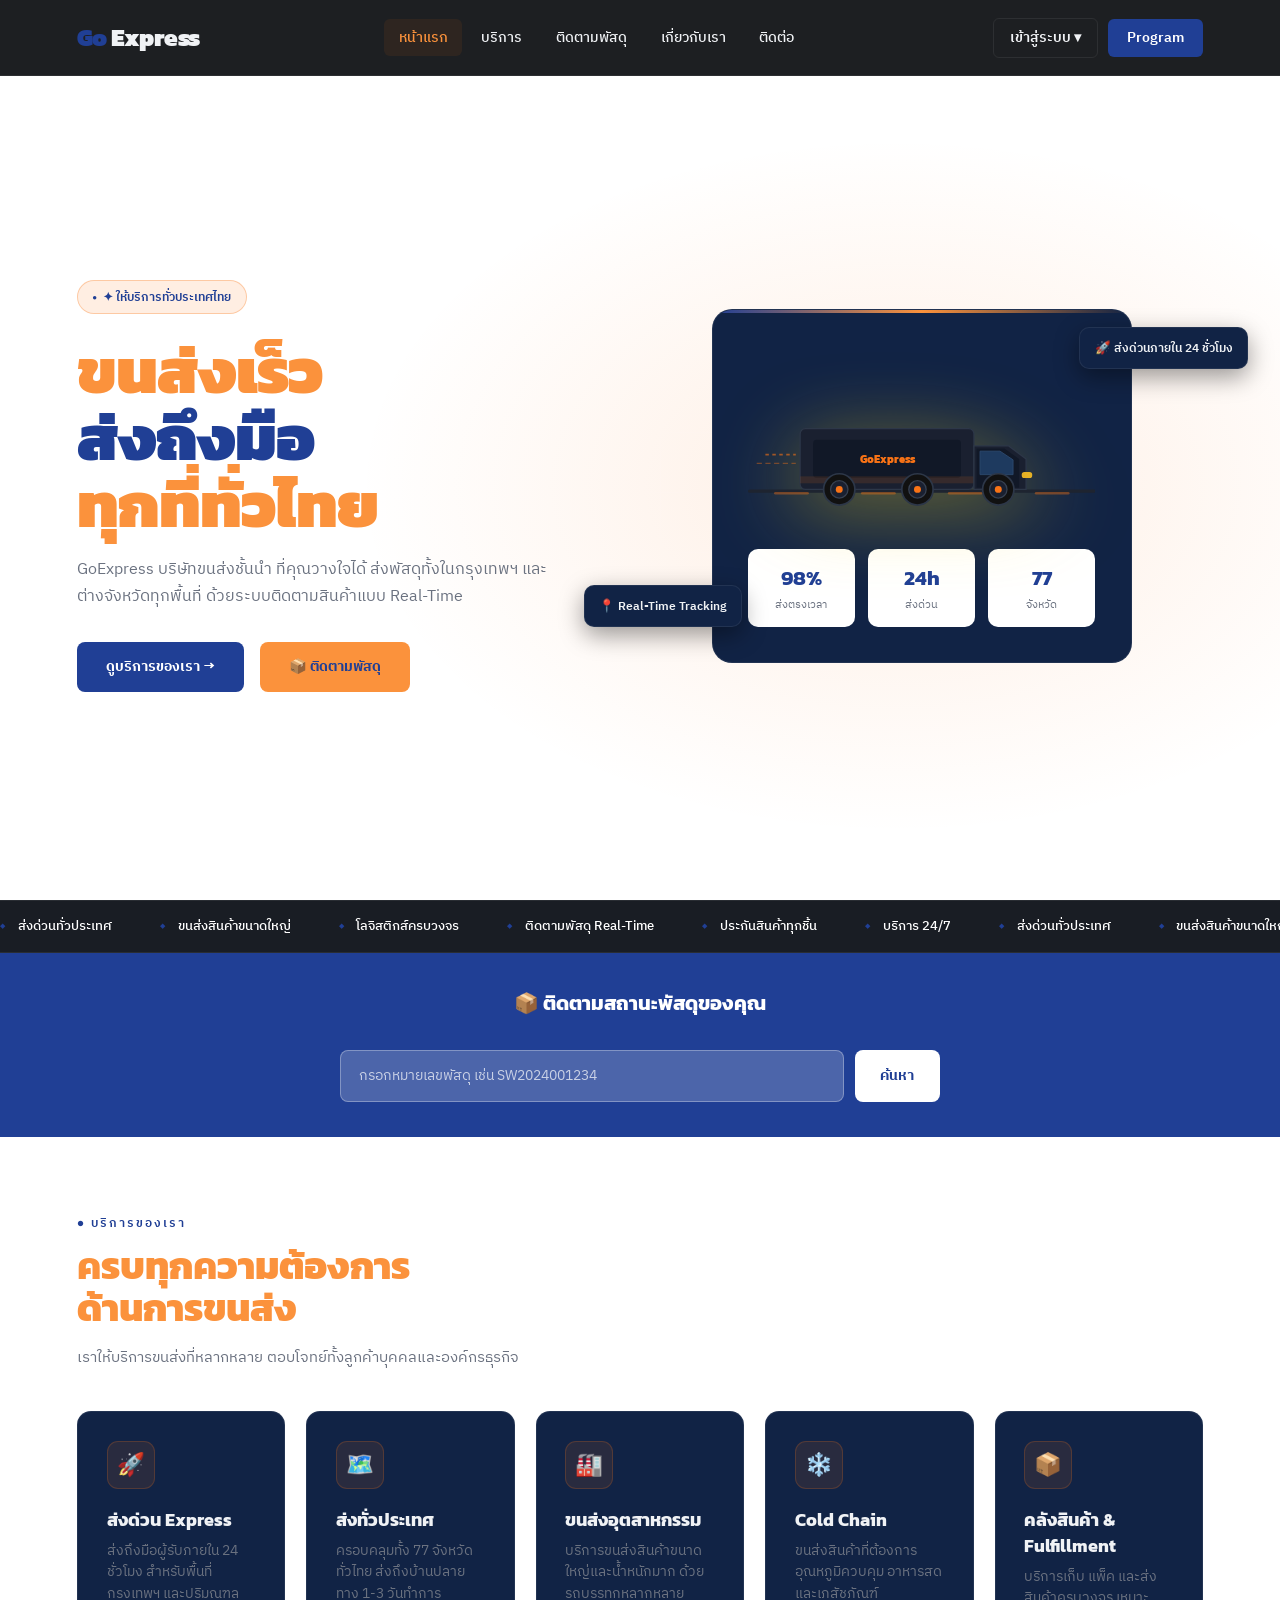
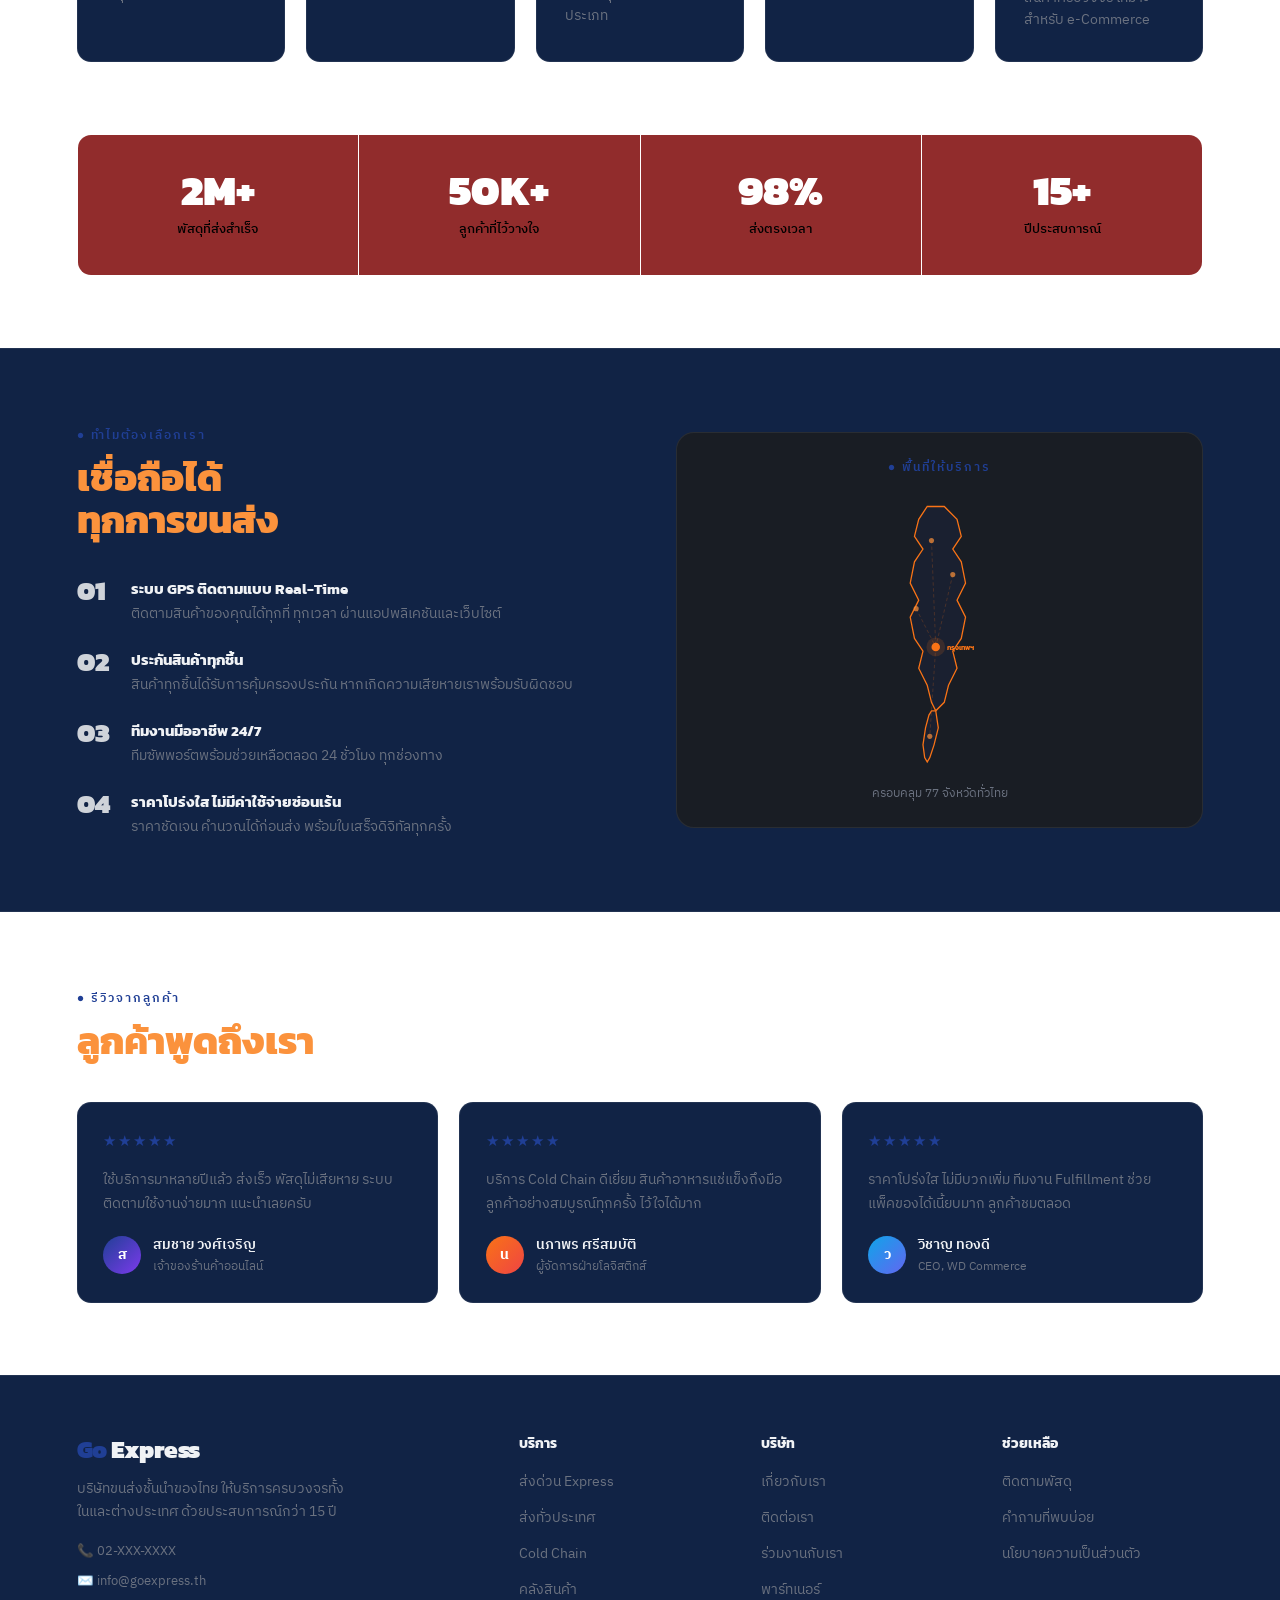
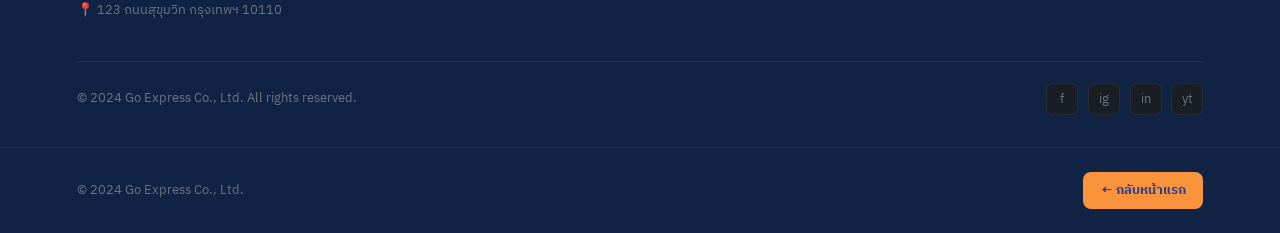
<file: index.html>
<!DOCTYPE html>
<html lang="th">
<head>
  <meta charset="UTF-8" />
  <meta name="viewport" content="width=device-width, initial-scale=1.0" />
  <title>Go Express — บริษัทขนส่งชั้นนำ</title>
  <link href="https://fonts.googleapis.com/css2?family=Kanit:wght@300;400;600;700;900&family=IBM+Plex+Sans+Thai:wght@300;400;500;600&display=swap" rel="stylesheet" />
  <link rel="stylesheet" href="index.css" />
</head>
<body>

<!-- NAV -->
<nav>
  <div class="logo" onclick="showPage('home')"><span>Go</span> Express</div>
  <ul>
    <li><a onclick="showPage('home')" id="nav-home" class="active">หน้าแรก</a></li>
    <li><a onclick="showPage('services')" id="nav-services">บริการ</a></li>
    <li><a onclick="showPage('tracking')" id="nav-tracking">ติดตามพัสดุ</a></li>
    <li><a onclick="showPage('about')" id="nav-about">เกี่ยวกับเรา</a></li>
    <li><a onclick="showPage('contact')" id="nav-contact">ติดต่อ</a></li>
  </ul>
 <div class="nav-right">
    <div class="nav-avatar" id="nav-avatar"></div>
    <span class="nav-uname" id="nav-uname"></span>
    <button class="nav-logout" id="nav-logout" onclick="doLogout()">ออกจากระบบ</button>
    <div class="nav-dropdown">
  <button class="nav-login-btn" onclick="toggleDropdown()">
    เข้าสู่ระบบ ▾
  </button>

  <div class="dropdown-menu" id="loginDropdown">
    <a href="./crm/crm.html">CRM</a>
    <a href="./payroll/payroll.html">Payroll</a>
    <a href="./pms/pms.html">PMS</a>
  </div>
</div>
    <button class="nav-cta"><a href="../homepage/homepage.html">Program</a></button>
  </div>
</nav>

<!-- AUTH MODAL -->
<div class="modal-overlay" id="auth-modal" onclick="handleOverlayClick(event)">
  <div class="auth-modal">
    <div class="auth-rainbow"></div>
    <div class="auth-body">
      <button class="auth-close" onclick="closeAuth()">✕</button>
      <div class="auth-logo-txt"><span>Go</span> Express</div>
      <div class="auth-greet">ยินดีต้อนรับ 👋</div>
      <div class="auth-tabs">
        <button class="auth-tab active" id="tab-login" onclick="switchTab('login')">เข้าสู่ระบบ</button>
        <button class="auth-tab" id="tab-register" onclick="switchTab('register')">สมัครสมาชิก</button>
      </div>

      <!-- LOGIN -->
      <div class="auth-form active" id="form-login">
        <div class="afield">
          <label class="alabel">ชื่อผู้ใช้</label>
          <div class="ainput-w">
            <input class="ainput" id="login-name" type="text" placeholder="manager"/>
            <span class="ainput-icon"><svg width="14" height="14" viewBox="0 0 24 24" fill="none" stroke="currentColor" stroke-width="2"><path d="M4 4h16c1.1 0 2 .9 2 2v12c0 1.1-.9 2-2 2H4c-1.1 0-2-.9-2-2V6c0-1.1.9-2 2-2z"/><polyline points="22,6 12,13 2,6"/></svg></span>
          </div>
        </div>
        <div class="afield">
          <label class="alabel">รหัสผ่าน</label>
          <div class="ainput-w">
            <input class="ainput" id="login-pass" type="password" placeholder="••••••••"/>
            <button class="ainput-eye" onclick="togglePwd('login-pass',this)" type="button"><svg width="14" height="14" viewBox="0 0 24 24" fill="none" stroke="currentColor" stroke-width="2"><path d="M1 12s4-8 11-8 11 8 11 8-4 8-11 8-11-8-11-8z"/><circle cx="12" cy="12" r="3"/></svg></button>
          </div>
        </div>
        <div class="arow">
          <label class="acheck"><input type="checkbox"/> จดจำฉันไว้</label>
          <button class="aforgot">ลืมรหัสผ่าน?</button>
        </div>
        <button class="asubmit" onclick="doLogin()">เข้าสู่ระบบ</button>
        <div class="adivider">หรือเข้าสู่ระบบด้วย</div>
        <div class="asocials">
          <button class="asocial">
            <svg width="16" height="16" viewBox="0 0 24 24"><path d="M22.56 12.25c0-.78-.07-1.53-.2-2.25H12v4.26h5.92c-.26 1.37-1.04 2.53-2.21 3.31v2.77h3.57c2.08-1.92 3.28-4.74 3.28-8.09z" fill="#4285F4"/><path d="M12 23c2.97 0 5.46-.98 7.28-2.66l-3.57-2.77c-.98.66-2.23 1.06-3.71 1.06-2.86 0-5.29-1.93-6.16-4.53H2.18v2.84C3.99 20.53 7.7 23 12 23z" fill="#34A853"/><path d="M5.84 14.09c-.22-.66-.35-1.36-.35-2.09s.13-1.43.35-2.09V7.07H2.18C1.43 8.55 1 10.22 1 12s.43 3.45 1.18 4.93l2.85-2.22.81-.62z" fill="#FBBC05"/><path d="M12 5.38c1.62 0 3.06.56 4.21 1.64l3.15-3.15C17.45 2.09 14.97 1 12 1 7.7 1 3.99 3.47 2.18 7.07l3.66 2.84c.87-2.6 3.3-4.53 6.16-4.53z" fill="#EA4335"/></svg>
            Google
          </button>
          <button class="asocial">
            <svg width="15" height="15" viewBox="0 0 24 24" fill="currentColor"><path d="M18 2h-3a5 5 0 00-5 5v3H7v4h3v8h4v-8h3l1-4h-4V7a1 1 0 011-1h3z"/></svg>
            Facebook
          </button>
        </div>
        <div class="aswitch">ยังไม่มีบัญชี? <span onclick="switchTab('register')">สมัครสมาชิกฟรี</span></div>
      </div>

      <!-- REGISTER -->
      <div class="auth-form" id="form-register">
        <div class="a2col">
          <div class="afield"><label class="alabel">ชื่อ</label><input class="ainput" id="reg-fname" type="text" placeholder="ชื่อ"/></div>
          <div class="afield"><label class="alabel">นามสกุล</label><input class="ainput" type="text" placeholder="นามสกุล"/></div>
        </div>
        <div class="afield">
          <label class="alabel">อีเมล</label>
          <div class="ainput-w">
            <input class="ainput" type="email" placeholder="example@email.com"/>
            <span class="ainput-icon"><svg width="14" height="14" viewBox="0 0 24 24" fill="none" stroke="currentColor" stroke-width="2"><path d="M4 4h16c1.1 0 2 .9 2 2v12c0 1.1-.9 2-2 2H4c-1.1 0-2-.9-2-2V6c0-1.1.9-2 2-2z"/><polyline points="22,6 12,13 2,6"/></svg></span>
          </div>
        </div>
        <div class="afield">
          <label class="alabel">เบอร์โทรศัพท์</label>
          <div class="ainput-w">
            <input class="ainput" type="tel" placeholder="0XX-XXX-XXXX"/>
            <span class="ainput-icon"><svg width="14" height="14" viewBox="0 0 24 24" fill="none" stroke="currentColor" stroke-width="2"><path d="M22 16.92v3a2 2 0 01-2.18 2 19.79 19.79 0 01-8.63-3.07A19.5 19.5 0 013.89 9.11 19.79 19.79 0 01.82 4a2 2 0 012-2.18h3a2 2 0 012 1.72c.127.96.361 1.903.7 2.81a2 2 0 01-.45 2.11L7.09 9.91a16 16 0 006 6l.97-.97a2 2 0 012.11-.45c.907.339 1.85.573 2.81.7A2 2 0 0122 16.92z"/></svg></span>
          </div>
        </div>
        <div class="afield">
          <label class="alabel">รหัสผ่าน</label>
          <div class="ainput-w">
            <input class="ainput" id="reg-pass" type="password" placeholder="อย่างน้อย 8 ตัวอักษร"/>
            <button class="ainput-eye" onclick="togglePwd('reg-pass',this)" type="button"><svg width="14" height="14" viewBox="0 0 24 24" fill="none" stroke="currentColor" stroke-width="2"><path d="M1 12s4-8 11-8 11 8 11 8-4 8-11 8-11-8-11-8z"/><circle cx="12" cy="12" r="3"/></svg></button>
          </div>
        </div>
        <label class="aterms"><input type="checkbox"/> ฉันยอมรับ <a href="#">ข้อกำหนดการใช้งาน</a> และ <a href="#">นโยบายความเป็นส่วนตัว</a></label>
        <button class="asubmit" onclick="doRegister()">สมัครสมาชิก</button>
        <div class="aswitch">มีบัญชีแล้ว? <span onclick="switchTab('login')">เข้าสู่ระบบ</span></div>
      </div>

      <!-- SUCCESS -->
      <div class="auth-success" id="auth-success">
        <div class="asuc-icon">🎉</div>
        <h3 id="suc-title">เข้าสู่ระบบสำเร็จ!</h3>
        <p id="suc-msg">ยินดีต้อนรับ กำลังนำคุณเข้าสู่ระบบ...</p>
      </div>
    </div>
  </div>
</div>

</nav>

<!-- ═══ PAGE: HOME ═══ -->
<div class="page active" id="page-home">
  <section class="hero">
    <div class="hero-grid-bg"></div>

    <div class="hero-text">
      <div class="hero-badge">✦ ให้บริการทั่วประเทศไทย</div>
      <h1 class="hero-h1">ขนส่งเร็ว<br><span class="line-accent">ส่งถึงมือ</span><br>ทุกที่ทั่วไทย</h1>
      <p class="hero-desc">GoExpress บริษัทขนส่งชั้นนำ ที่คุณวางใจได้ ส่งพัสดุทั้งในกรุงเทพฯ และต่างจังหวัดทุกพื้นที่ ด้วยระบบติดตามสินค้าแบบ Real-Time</p>
      <div class="hero-actions">
        <button class="btn-primary" onclick="showPage('services')">ดูบริการของเรา →</button>
        <button class="btn-ghost" onclick="showPage('tracking')">📦 ติดตามพัสดุ</button>
      </div>
    </div>

    <div class="hero-visual">
      <div class="truck-card">
        <svg class="truck-svg" viewBox="0 0 400 200" fill="none">
          <rect x="0" y="165" width="400" height="4" rx="2" fill="#1e2430"/>
          <rect x="30" y="168" width="40" height="3" rx="1.5" fill="#f97316" opacity="0.4"/>
          <rect x="130" y="168" width="40" height="3" rx="1.5" fill="#f97316" opacity="0.4"/>
          <rect x="230" y="168" width="40" height="3" rx="1.5" fill="#f97316" opacity="0.4"/>
          <rect x="330" y="168" width="40" height="3" rx="1.5" fill="#f97316" opacity="0.4"/>
          <rect x="60" y="95" width="200" height="70" rx="6" fill="#1a2030" stroke="#2d3748" stroke-width="1.5"/>
          <rect x="75" y="108" width="170" height="44" rx="4" fill="#111827"/>
          <text x="160" y="135" text-anchor="middle" fill="#f97316" font-family="Kanit,sans-serif" font-weight="800" font-size="13">GoExpress</text>
          <rect x="60" y="150" width="200" height="8" fill="#f97316" opacity="0.12"/>
          <path d="M260 115 L300 115 L320 130 L320 165 L260 165 Z" fill="#1a2030" stroke="#2d3748" stroke-width="1.5"/>
          <path d="M263 118 L295 118 L312 130 L312 163 L263 163 Z" fill="#111827"/>
          <path d="M267 121 L290 121 L305 131 L305 148 L267 148 Z" fill="#1e3a5f" stroke="#2d4a6f" stroke-width="1"/>
          <rect x="315" y="145" width="12" height="7" rx="3" fill="#fbbf24" opacity="0.9"/>
          <circle cx="105" cy="165" r="18" fill="#111" stroke="#2d3748" stroke-width="2"/>
          <circle cx="105" cy="165" r="10" fill="#1a2030" stroke="#374151" stroke-width="1.5"/>
          <circle cx="105" cy="165" r="4" fill="#f97316"/>
          <circle cx="195" cy="165" r="18" fill="#111" stroke="#2d3748" stroke-width="2"/>
          <circle cx="195" cy="165" r="10" fill="#1a2030" stroke="#374151" stroke-width="1.5"/>
          <circle cx="195" cy="165" r="4" fill="#f97316"/>
          <circle cx="288" cy="165" r="18" fill="#111" stroke="#2d3748" stroke-width="2"/>
          <circle cx="288" cy="165" r="10" fill="#1a2030" stroke="#374151" stroke-width="1.5"/>
          <circle cx="288" cy="165" r="4" fill="#f97316"/>
          <line x1="20" y1="125" x2="55" y2="125" stroke="#f97316" stroke-width="2" opacity="0.6" stroke-dasharray="4 4"/>
          <line x1="10" y1="135" x2="55" y2="135" stroke="#f97316" stroke-width="1.5" opacity="0.4" stroke-dasharray="6 4"/>
        </svg>
        <div class="truck-card-stats">
          <div class="stat"><div class="stat-num">98%</div><div class="stat-label">ส่งตรงเวลา</div></div>
          <div class="stat"><div class="stat-num">24h</div><div class="stat-label">ส่งด่วน</div></div>
          <div class="stat"><div class="stat-num">77</div><div class="stat-label">จังหวัด</div></div>
        </div>
      </div>
      <div class="badge-float badge-1">🚀 ส่งด่วนภายใน 24 ชั่วโมง</div>
      <div class="badge-float badge-2">📍 Real-Time Tracking</div>
    </div>
  </section>

  <div class="marquee-wrap">
    <div class="marquee-track">
      <span class="marquee-item">ส่งด่วนทั่วประเทศ</span><span class="marquee-item">ขนส่งสินค้าขนาดใหญ่</span><span class="marquee-item">โลจิสติกส์ครบวงจร</span>
      <span class="marquee-item">ติดตามพัสดุ Real-Time</span><span class="marquee-item">ประกันสินค้าทุกชิ้น</span><span class="marquee-item">บริการ 24/7</span>
      <span class="marquee-item">ส่งด่วนทั่วประเทศ</span><span class="marquee-item">ขนส่งสินค้าขนาดใหญ่</span><span class="marquee-item">โลจิสติกส์ครบวงจร</span>
      <span class="marquee-item">ติดตามพัสดุ Real-Time</span><span class="marquee-item">ประกันสินค้าทุกชิ้น</span><span class="marquee-item">บริการ 24/7</span>
    </div>
  </div>

  <div class="track-bar">
    <div class="track-inner">
      <h2>📦 ติดตามสถานะพัสดุของคุณ</h2>
      <div class="track-form">
        <input class="track-input" id="home-track-input" type="text" placeholder="กรอกหมายเลขพัสดุ เช่น SW2024001234" />
        <button class="track-btn" onclick="homeTrack()">ค้นหา</button>
      </div>
    </div>
  </div>

  <section class="home-section">
    <div class="section-label">● บริการของเรา</div>
    <h2 class="section-title">ครบทุกความต้องการ<br>ด้านการขนส่ง</h2>
    <p class="section-desc">เราให้บริการขนส่งที่หลากหลาย ตอบโจทย์ทั้งลูกค้าบุคคลและองค์กรธุรกิจ</p>
    <div class="services-grid">
      <div class="service-card" onclick="showPage('services')"><div class="service-arrow">→</div><div class="service-icon">🚀</div><h3>ส่งด่วน Express</h3><p>ส่งถึงมือผู้รับภายใน 24 ชั่วโมง สำหรับพื้นที่กรุงเทพฯ และปริมณฑล</p></div>
      <div class="service-card" onclick="showPage('services')"><div class="service-arrow">→</div><div class="service-icon">🗺️</div><h3>ส่งทั่วประเทศ</h3><p>ครอบคลุมทั้ง 77 จังหวัดทั่วไทย ส่งถึงบ้านปลายทาง 1-3 วันทำการ</p></div>
      <div class="service-card" onclick="showPage('services')"><div class="service-arrow">→</div><div class="service-icon">🏭</div><h3>ขนส่งอุตสาหกรรม</h3><p>บริการขนส่งสินค้าขนาดใหญ่และน้ำหนักมาก ด้วยรถบรรทุกหลากหลายประเภท</p></div>
      <div class="service-card" onclick="showPage('services')"><div class="service-arrow">→</div><div class="service-icon">❄️</div><h3>Cold Chain</h3><p>ขนส่งสินค้าที่ต้องการอุณหภูมิควบคุม อาหารสด และเภสัชภัณฑ์</p></div>
      <div class="service-card" onclick="showPage('services')"><div class="service-arrow">→</div><div class="service-icon">📦</div><h3>คลังสินค้า & Fulfillment</h3><p>บริการเก็บ แพ็ค และส่งสินค้าครบวงจร เหมาะสำหรับ e-Commerce</p></div>
    </div>
  </section>

  <section class="home-section" style="padding-top:0;">
    <div class="stats-row">
      <div class="stats-item"><div class="stats-num">2M+</div><div class="stats-label">พัสดุที่ส่งสำเร็จ</div></div>
      <div class="stats-item"><div class="stats-num">50K+</div><div class="stats-label">ลูกค้าที่ไว้วางใจ</div></div>
      <div class="stats-item"><div class="stats-num">98%</div><div class="stats-label">ส่งตรงเวลา</div></div>
      <div class="stats-item"><div class="stats-num">15+</div><div class="stats-label">ปีประสบการณ์</div></div>
    </div>
  </section>

  <section class="why-section">
    <div class="why-grid">
      <div>
        <div class="section-label">● ทำไมต้องเลือกเรา</div>
        <h2 class="section-title">เชื่อถือได้<br>ทุกการขนส่ง</h2>
        <div class="why-list">
          <div class="why-item"><div class="why-num">01</div><div><h4>ระบบ GPS ติดตามแบบ Real-Time</h4><p>ติดตามสินค้าของคุณได้ทุกที่ ทุกเวลา ผ่านแอปพลิเคชันและเว็บไซต์</p></div></div>
          <div class="why-item"><div class="why-num">02</div><div><h4>ประกันสินค้าทุกชิ้น</h4><p>สินค้าทุกชิ้นได้รับการคุ้มครองประกัน หากเกิดความเสียหายเราพร้อมรับผิดชอบ</p></div></div>
          <div class="why-item"><div class="why-num">03</div><div><h4>ทีมงานมืออาชีพ 24/7</h4><p>ทีมซัพพอร์ตพร้อมช่วยเหลือตลอด 24 ชั่วโมง ทุกช่องทาง</p></div></div>
          <div class="why-item"><div class="why-num">04</div><div><h4>ราคาโปร่งใส ไม่มีค่าใช้จ่ายซ่อนเร้น</h4><p>ราคาชัดเจน คำนวณได้ก่อนส่ง พร้อมใบเสร็จดิจิทัลทุกครั้ง</p></div></div>
        </div>
      </div>
      <div class="why-image-wrap">
        <div class="coverage-map">
          <div class="section-label" style="margin-bottom:0.4rem;">● พื้นที่ให้บริการ</div>
          <svg class="map-svg" viewBox="0 0 200 320" fill="none">
            <path d="M85 10 L105 10 L120 25 L125 45 L115 60 L125 75 L130 100 L120 120 L130 140 L125 165 L115 180 L120 200 L110 220 L105 240 L95 250 L90 240 L85 220 L75 200 L80 180 L70 165 L65 140 L75 120 L65 100 L70 75 L80 60 L70 45 L75 25 Z" fill="#1a2030" stroke="#f97316" stroke-width="1.5"/>
            <path d="M90 250 L95 250 L98 270 L93 290 L88 305 L85 310 L82 305 L80 290 L83 270 L87 255 Z" fill="#1a2030" stroke="#f97316" stroke-width="1.5"/>
            <circle cx="95" cy="175" r="5" fill="#f97316"/><circle cx="95" cy="175" r="11" fill="#f97316" opacity="0.15"/>
            <text x="108" y="179" fill="#f97316" font-family="Kanit" font-size="8" font-weight="700">กรุงเทพฯ</text>
            <circle cx="90" cy="50" r="3" fill="#fb923c" opacity="0.7"/>
            <circle cx="115" cy="90" r="3" fill="#fb923c" opacity="0.7"/>
            <circle cx="72" cy="130" r="3" fill="#fb923c" opacity="0.7"/>
            <circle cx="88" cy="280" r="3" fill="#fb923c" opacity="0.7"/>
            <line x1="90" y1="50" x2="95" y2="175" stroke="#f97316" stroke-width="0.8" stroke-dasharray="4 3" opacity="0.3"/>
            <line x1="115" y1="90" x2="95" y2="175" stroke="#f97316" stroke-width="0.8" stroke-dasharray="4 3" opacity="0.3"/>
            <line x1="72" y1="130" x2="95" y2="175" stroke="#f97316" stroke-width="0.8" stroke-dasharray="4 3" opacity="0.3"/>
            <line x1="95" y1="175" x2="88" y2="280" stroke="#f97316" stroke-width="0.8" stroke-dasharray="4 3" opacity="0.3"/>
          </svg>
          <div style="text-align:center;color:var(--muted);font-size:0.76rem;">ครอบคลุม 77 จังหวัดทั่วไทย</div>
        </div>
      </div>
    </div>
  </section>

  <section class="home-section">
    <div class="section-label">● รีวิวจากลูกค้า</div>
    <h2 class="section-title">ลูกค้าพูดถึงเรา</h2>
    <div class="test-grid">
      <div class="test-card"><div class="stars">★★★★★</div><p>ใช้บริการมาหลายปีแล้ว ส่งเร็ว พัสดุไม่เสียหาย ระบบติดตามใช้งานง่ายมาก แนะนำเลยครับ</p><div class="test-author"><div class="avatar">ส</div><div><div class="author-name">สมชาย วงศ์เจริญ</div><div class="author-role">เจ้าของร้านค้าออนไลน์</div></div></div></div>
      <div class="test-card"><div class="stars">★★★★★</div><p>บริการ Cold Chain ดีเยี่ยม สินค้าอาหารแช่แข็งถึงมือลูกค้าอย่างสมบูรณ์ทุกครั้ง ไว้ใจได้มาก</p><div class="test-author"><div class="avatar" style="background:linear-gradient(135deg,#f97316,#ef4444)">น</div><div><div class="author-name">นภาพร ศรีสมบัติ</div><div class="author-role">ผู้จัดการฝ่ายโลจิสติกส์</div></div></div></div>
      <div class="test-card"><div class="stars">★★★★★</div><p>ราคาโปร่งใส ไม่มีบวกเพิ่ม ทีมงาน Fulfillment ช่วยแพ็คของได้เนี้ยบมาก ลูกค้าชมตลอด</p><div class="test-author"><div class="avatar" style="background:linear-gradient(135deg,#0ea5e9,#6366f1)">ว</div><div><div class="author-name">วิชาญ ทองดี</div><div class="author-role">CEO, WD Commerce</div></div></div></div>
    </div>
  </section>

  <footer>
    <div class="footer-grid">
      <div class="footer-brand">
        <div class="logo"><span>Go</span> Express</div>
        <p>บริษัทขนส่งชั้นนำของไทย ให้บริการครบวงจรทั้งในและต่างประเทศ ด้วยประสบการณ์กว่า 15 ปี</p>
        <div style="margin-top:1rem;display:flex;flex-direction:column;gap:0.45rem;">
          <span style="color:var(--muted);font-size:0.83rem;">📞 02-XXX-XXXX</span>
          <span style="color:var(--muted);font-size:0.83rem;">✉️ info@goexpress.th</span>
          <span style="color:var(--muted);font-size:0.83rem;">📍 123 ถนนสุขุมวิท กรุงเทพฯ 10110</span>
        </div>
      </div>
      <div class="footer-col"><h5>บริการ</h5><ul><li><a onclick="showPage('services')">ส่งด่วน Express</a></li><li><a onclick="showPage('services')">ส่งทั่วประเทศ</a></li><li><a onclick="showPage('services')">Cold Chain</a></li><li><a onclick="showPage('services')">คลังสินค้า</a></li></ul></div>
      <div class="footer-col"><h5>บริษัท</h5><ul><li><a onclick="showPage('about')">เกี่ยวกับเรา</a></li><li><a onclick="showPage('contact')">ติดต่อเรา</a></li><li><a href="#">ร่วมงานกับเรา</a></li><li><a href="#">พาร์ทเนอร์</a></li></ul></div>
      <div class="footer-col"><h5>ช่วยเหลือ</h5><ul><li><a onclick="showPage('tracking')">ติดตามพัสดุ</a></li><li><a href="#">คำถามที่พบบ่อย</a></li><li><a href="#">นโยบายความเป็นส่วนตัว</a></li></ul></div>
    </div>
    <div class="footer-bottom"><span>© 2024 Go Express Co., Ltd. All rights reserved.</span><div class="social-links"><span class="social-btn">f</span><span class="social-btn">ig</span><span class="social-btn">in</span><span class="social-btn">yt</span></div></div>
  </footer>
</div>

<!-- ═══ PAGE: TRACKING ═══ -->
<div class="page" id="page-tracking">
  <div class="page-header">
    <div class="breadcrumb"><span onclick="showPage('home')">หน้าแรก</span><span class="sep">/</span><span class="current">ติดตามพัสดุ</span></div>
    <h1>📦 ติดตามพัสดุ</h1>
    <p>กรอกหมายเลขพัสดุเพื่อดูสถานะการจัดส่งแบบ Real-Time</p>
  </div>
  <div class="tracking-page-content">
    <div class="track-page-form">
      <h3>🔍 ค้นหาพัสดุ</h3>
      <div class="track-page-input-row">
        <input class="tp-input" id="tracking-input" type="text" placeholder="กรอกหมายเลขพัสดุ เช่น SW2024001234" />
        <button class="tp-btn" onclick="searchTracking()">ค้นหา</button>
      </div>
      <div class="sample-numbers">
        <span class="sample-label">ลองตัวอย่าง:</span>
        <span class="sample-chip" onclick="fillSample('SW2024001234')">SW2024001234</span>
        <span class="sample-chip" onclick="fillSample('SW2024005678')">SW2024005678</span>
        <span class="sample-chip" onclick="fillSample('SW2024009999')">SW2024009999</span>
        <span class="sample-chip" onclick="fillSample('SW2024002024')">SW2024002024</span>
      </div>
    </div>
    <div id="tracking-result"></div>
  </div>
</div>

<!-- ═══ PAGE: SERVICES ═══ -->
<div class="page" id="page-services">
  <div class="page-header">
    <div class="breadcrumb"><span onclick="showPage('home')">หน้าแรก</span><span class="sep">/</span><span class="current">บริการของเรา</span></div>
    <h1>บริการของเรา</h1>
    <p>เราให้บริการขนส่งที่หลากหลาย ตอบโจทย์ทั้งลูกค้าบุคคลและองค์กรธุรกิจทุกขนาด</p>
  </div>
  <div class="services-page-content">
    <div class="section-label">● บริการทั้งหมด</div>
    <h2 class="section-title">ครบทุกความต้องการ<br>ด้านการขนส่ง</h2>
    <div class="services-full-grid">
      <div class="service-full-card">
        <div class="service-icon">🚀</div>
        <h3>ส่งด่วน Express</h3>
        <p>บริการส่งพัสดุด่วนที่รวดเร็วที่สุด ส่งถึงมือผู้รับภายใน 24 ชั่วโมงสำหรับพื้นที่กรุงเทพฯ และปริมณฑล พร้อมแจ้งเตือนทุกขั้นตอนผ่าน SMS</p>
        <ul class="service-features">
          <li>ส่งถึงมือผู้รับใน 24 ชั่วโมง</li><li>แจ้งเตือน SMS ทุกขั้นตอน</li><li>ติดตาม Real-Time GPS</li><li>รับประกันตรงเวลา 98%</li>
        </ul>
        <div class="service-price"><div><div class="price-tag">เริ่มต้น ฿45</div><div class="price-unit">สำหรับน้ำหนักไม่เกิน 1 กก.</div></div><button class="btn-primary" style="padding:0.55rem 1.1rem;font-size:0.82rem;" onclick="showPage('contact')">สอบถาม</button></div>
      </div>
      <div class="service-full-card">
        <div class="service-icon">🗺️</div>
        <h3>ส่งทั่วประเทศ</h3>
        <p>ครอบคลุมทั้ง 77 จังหวัดทั่วไทย ส่งถึงบ้านปลายทาง ด้วยระยะเวลา 1-3 วันทำการ เหมาะสำหรับสินค้าทั่วไปทุกประเภท</p>
        <ul class="service-features">
          <li>ครอบคลุม 77 จังหวัดทั่วไทย</li><li>ส่งถึงบ้าน ไม่ต้องมารับเอง</li><li>รับน้ำหนักสูงสุด 50 กก.</li><li>ติดตามสถานะออนไลน์</li>
        </ul>
        <div class="service-price"><div><div class="price-tag">เริ่มต้น ฿35</div><div class="price-unit">สำหรับน้ำหนักไม่เกิน 1 กก.</div></div><button class="btn-primary" style="padding:0.55rem 1.1rem;font-size:0.82rem;" onclick="showPage('contact')">สอบถาม</button></div>
      </div>
      <div class="service-full-card">
        <div class="service-icon">🏭</div>
        <h3>ขนส่งสินค้าอุตสาหกรรม</h3>
        <p>บริการขนส่งสินค้าขนาดใหญ่และน้ำหนักมาก ด้วยรถบรรทุกที่หลากหลายประเภท รองรับสินค้าอุตสาหกรรมและโรงงาน</p>
        <ul class="service-features">
          <li>รถบรรทุก 4 และ 6 ล้อ</li><li>รับน้ำหนักสูงสุด 10 ตัน</li><li>ทีมขนส่งมืออาชีพ</li><li>ประกันสินค้าทุกชิ้น</li>
        </ul>
        <div class="service-price"><div><div class="price-tag">ราคาตามตกลง</div><div class="price-unit">ขึ้นอยู่กับระยะทางและน้ำหนัก</div></div><button class="btn-primary" style="padding:0.55rem 1.1rem;font-size:0.82rem;" onclick="showPage('contact')">ขอใบเสนอราคา</button></div>
      </div>
      <div class="service-full-card">
        <div class="service-icon">❄️</div>
        <h3>ห้องเย็น Cold Chain</h3>
        <p>ขนส่งสินค้าที่ต้องการอุณหภูมิควบคุม ไม่ว่าจะเป็นอาหารสด เภสัชภัณฑ์ ผลิตภัณฑ์แช่แข็ง และวัคซีน</p>
        <ul class="service-features">
          <li>ควบคุมอุณหภูมิ 0-8°C และ -18°C</li><li>ติดตามอุณหภูมิ Real-Time</li><li>รถห้องเย็นมาตรฐาน FDA</li><li>พนักงานผ่านการอบรม GMP</li>
        </ul>
        <div class="service-price"><div><div class="price-tag">เริ่มต้น ฿120</div><div class="price-unit">สำหรับน้ำหนักไม่เกิน 5 กก.</div></div><button class="btn-primary" style="padding:0.55rem 1.1rem;font-size:0.82rem;" onclick="showPage('contact')">สอบถาม</button></div>
      </div>
      <div class="service-full-card">
        <div class="service-icon">📦</div>
        <h3>คลังสินค้า & Fulfillment</h3>
        <p>บริการเก็บ แพ็ค และส่งสินค้าครบวงจร เหมาะสำหรับธุรกิจ e-Commerce ทุกขนาด ลดต้นทุนและเพิ่มประสิทธิภาพ</p>
        <ul class="service-features">
          <li>คลังสินค้ามาตรฐาน ISO</li><li>ระบบ WMS จัดการสต็อก</li><li>แพ็คสินค้าตามมาตรฐาน</li><li>เชื่อมต่อทุก Platform ออนไลน์</li>
        </ul>
        <div class="service-price"><div><div class="price-tag">เริ่มต้น ฿2,500/เดือน</div><div class="price-unit">พื้นที่เก็บสินค้า 10 ตร.ม.</div></div><button class="btn-primary" style="padding:0.55rem 1.1rem;font-size:0.82rem;" onclick="showPage('contact')">สอบถาม</button></div>
      </div>
    </div>
  </div>
  <div class="mini-footer"><span style="color:var(--muted);font-size:0.8rem;">© 2024 Go Express Co., Ltd.</span><button class="btn-ghost" style="padding:0.5rem 1.1rem;font-size:0.8rem;" onclick="showPage('home')">← กลับหน้าแรก</button></div>
</div>

<!-- ═══ PAGE: ABOUT ═══ -->
<div class="page" id="page-about">
  <div class="page-header">
    <div class="breadcrumb"><span onclick="showPage('home')">หน้าแรก</span><span class="sep">/</span><span class="current">เกี่ยวกับเรา</span></div>
    <h1>เกี่ยวกับเรา</h1>
    <p>GoExpress บริษัทขนส่งที่เติบโตมาพร้อมกับความไว้วางใจของลูกค้ากว่า 15 ปี</p>
  </div>
 <div class="about-page-content">
  <div class="about-images-grid">

    <div class="about-img-block">
      <div class="about-img-label">📊 Business Model</div>
      <div class="about-img-frame">
        <img src="images/bm.png" alt="Business Model Canvas"/>
      </div>
    </div>

    <div class="about-img-block">
      <div class="about-img-label">🏢 โครงสร้างองค์กร</div>
      <div class="about-img-frame">
        <img src="images/oc.png" alt="โครงสร้างองค์กร"/>
      </div>
    </div>

  </div>
</div>

  </div>
</div>
  <div class="mini-footer"><span style="color:var(--muted);font-size:0.8rem;">© 2024 Go Express Co., Ltd.</span><button class="btn-ghost" style="padding:0.5rem 1.1rem;font-size:0.8rem;" onclick="showPage('home')">← กลับหน้าแรก</button></div>
</div>

<!-- ═══ PAGE: CONTACT ═══ -->
<div class="page" id="page-contact">
  <div class="page-header">
    <div class="breadcrumb"><span onclick="showPage('home')">หน้าแรก</span><span class="sep">/</span><span class="current">ติดต่อเรา</span></div>
    <h1>ติดต่อเรา</h1>
    <p>ทีมงานของเราพร้อมให้บริการตลอด 24 ชั่วโมง ทุกวัน ไม่มีวันหยุด</p>
  </div>
  <div class="contact-page-content">
    <div class="contact-grid">
      <div class="contact-info">
        <h3>ช่องทางติดต่อ</h3>
        <div class="contact-item"><div class="c-icon">📞</div><div><div class="c-title">โทรศัพท์</div><div class="c-text">02-XXX-XXXX<br>ให้บริการ 24 ชั่วโมง ทุกวัน</div></div></div>
        <div class="contact-item"><div class="c-icon">✉️</div><div><div class="c-title">อีเมล</div><div class="c-text">info@goexpress.th<br>ตอบกลับภายใน 2 ชั่วโมง</div></div></div>
        <div class="contact-item"><div class="c-icon">📍</div><div><div class="c-title">ที่อยู่สำนักงานใหญ่</div><div class="c-text">123 ถนนสุขุมวิท แขวงคลองเตย<br>เขตคลองเตย กรุงเทพฯ 10110</div></div></div>
        <div class="contact-item"><div class="c-icon">💬</div><div><div class="c-title">Line Official</div><div class="c-text">@goexpress<br>แชทออนไลน์ตอบไวที่สุด</div></div></div>
        <div class="contact-item"><div class="c-icon">🕐</div><div><div class="c-title">เวลาทำการ</div><div class="c-text">Call Center: ทุกวัน 00:00-24:00<br>สาขา: จันทร์-เสาร์ 08:00-18:00</div></div></div>
        <div style="margin-top:1.5rem;background:var(--surface);border:1px solid var(--border);border-radius:14px;padding:1.3rem;">
          <h4 style="font-family:'Kanit',sans-serif;font-weight:700;font-size:0.95rem;margin-bottom:1rem;">🏢 สาขาทั่วประเทศ</h4>
          <div style="display:flex;flex-direction:column;gap:0.55rem;">
            <div style="display:flex;justify-content:space-between;font-size:0.83rem;"><span>กรุงเทพฯ</span><span style="color:var(--accent);font-weight:600;">12 สาขา</span></div>
            <div style="display:flex;justify-content:space-between;font-size:0.83rem;"><span>เชียงใหม่</span><span style="color:var(--accent);font-weight:600;">5 สาขา</span></div>
            <div style="display:flex;justify-content:space-between;font-size:0.83rem;"><span>ขอนแก่น</span><span style="color:var(--accent);font-weight:600;">3 สาขา</span></div>
            <div style="display:flex;justify-content:space-between;font-size:0.83rem;"><span>ภูเก็ต</span><span style="color:var(--accent);font-weight:600;">4 สาขา</span></div>
            <div style="display:flex;justify-content:space-between;font-size:0.83rem;"><span>และอีก 73 จังหวัด</span><span style="color:var(--muted);">100+ สาขา</span></div>
          </div>
        </div>
      </div>

      <div class="contact-form-card">
        <h3>📝 ส่งข้อความถึงเรา</h3>
        <div class="form-row">
          <div class="form-group"><label class="form-label">ชื่อ-นามสกุล *</label><input class="form-control" type="text" placeholder="กรอกชื่อ-นามสกุล" /></div>
          <div class="form-group"><label class="form-label">เบอร์โทรศัพท์ *</label><input class="form-control" type="tel" placeholder="0XX-XXX-XXXX" /></div>
        </div>
        <div class="form-group"><label class="form-label">อีเมล</label><input class="form-control" type="email" placeholder="example@email.com" /></div>
        <div class="form-group">
          <label class="form-label">หัวข้อ *</label>
          <select class="form-control">
            <option value="">เลือกหัวข้อ</option>
            <option>สอบถามบริการส่งด่วน</option><option>ขอใบเสนอราคา</option><option>แจ้งปัญหาพัสดุ</option>
            <option>บริการ Cold Chain</option><option>บริการ Fulfillment</option><option>บริการนำเข้า-ส่งออก</option><option>อื่นๆ</option>
          </select>
        </div>
        <div class="form-group"><label class="form-label">ข้อความ *</label><textarea class="form-control" placeholder="อธิบายรายละเอียดที่ต้องการสอบถาม..."></textarea></div>
        <button class="btn-primary form-submit" onclick="submitContactForm()">📨 ส่งข้อความ</button>
        <div class="success-toast" id="contact-success">✅ ส่งข้อความสำเร็จแล้ว! ทีมงานของเราจะติดต่อกลับภายใน 2 ชั่วโมง</div>
      </div>
    </div>
  </div>
  <div class="mini-footer"><span style="color:var(--muted);font-size:0.8rem;">© 2024 Go Express Co., Ltd.</span><button class="btn-ghost" style="padding:0.5rem 1.1rem;font-size:0.8rem;" onclick="showPage('home')">← กลับหน้าแรก</button></div>
</div>

<script src="index.js"></script>
</body>
</html>
</file>
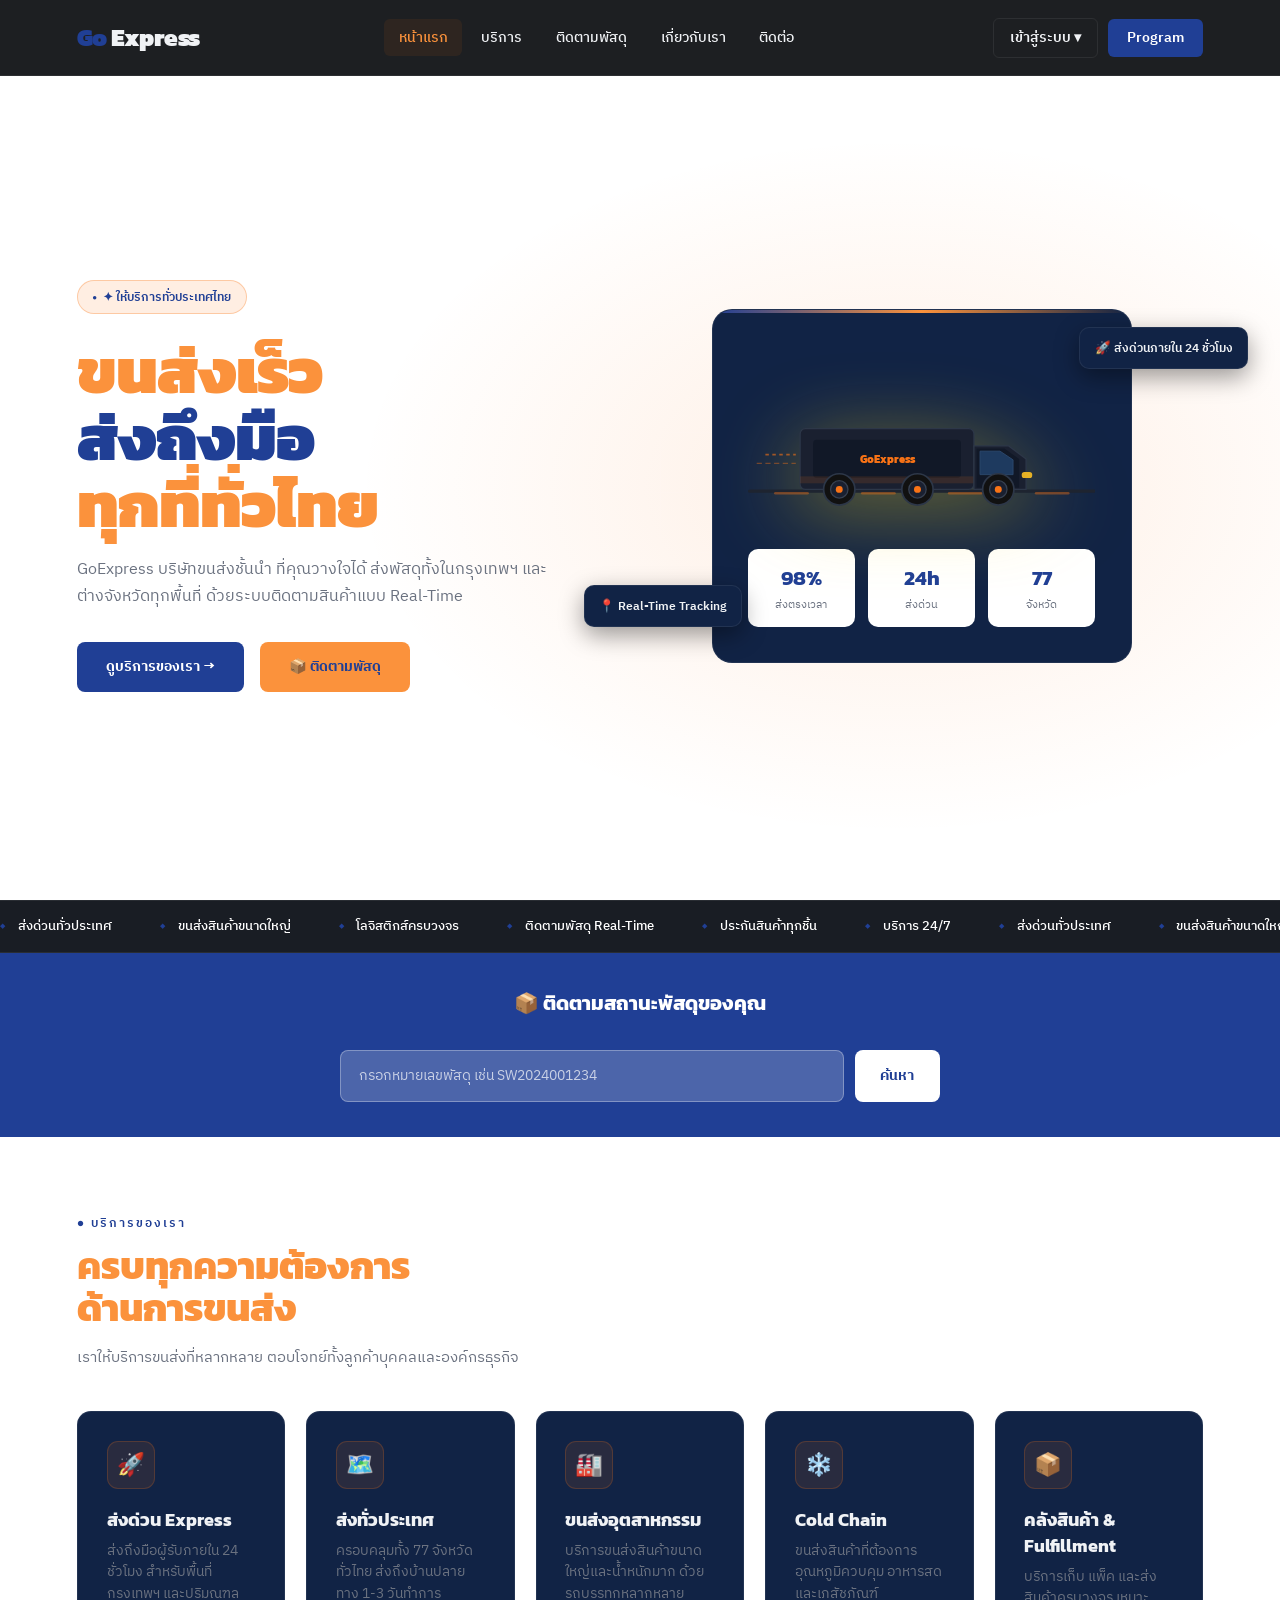
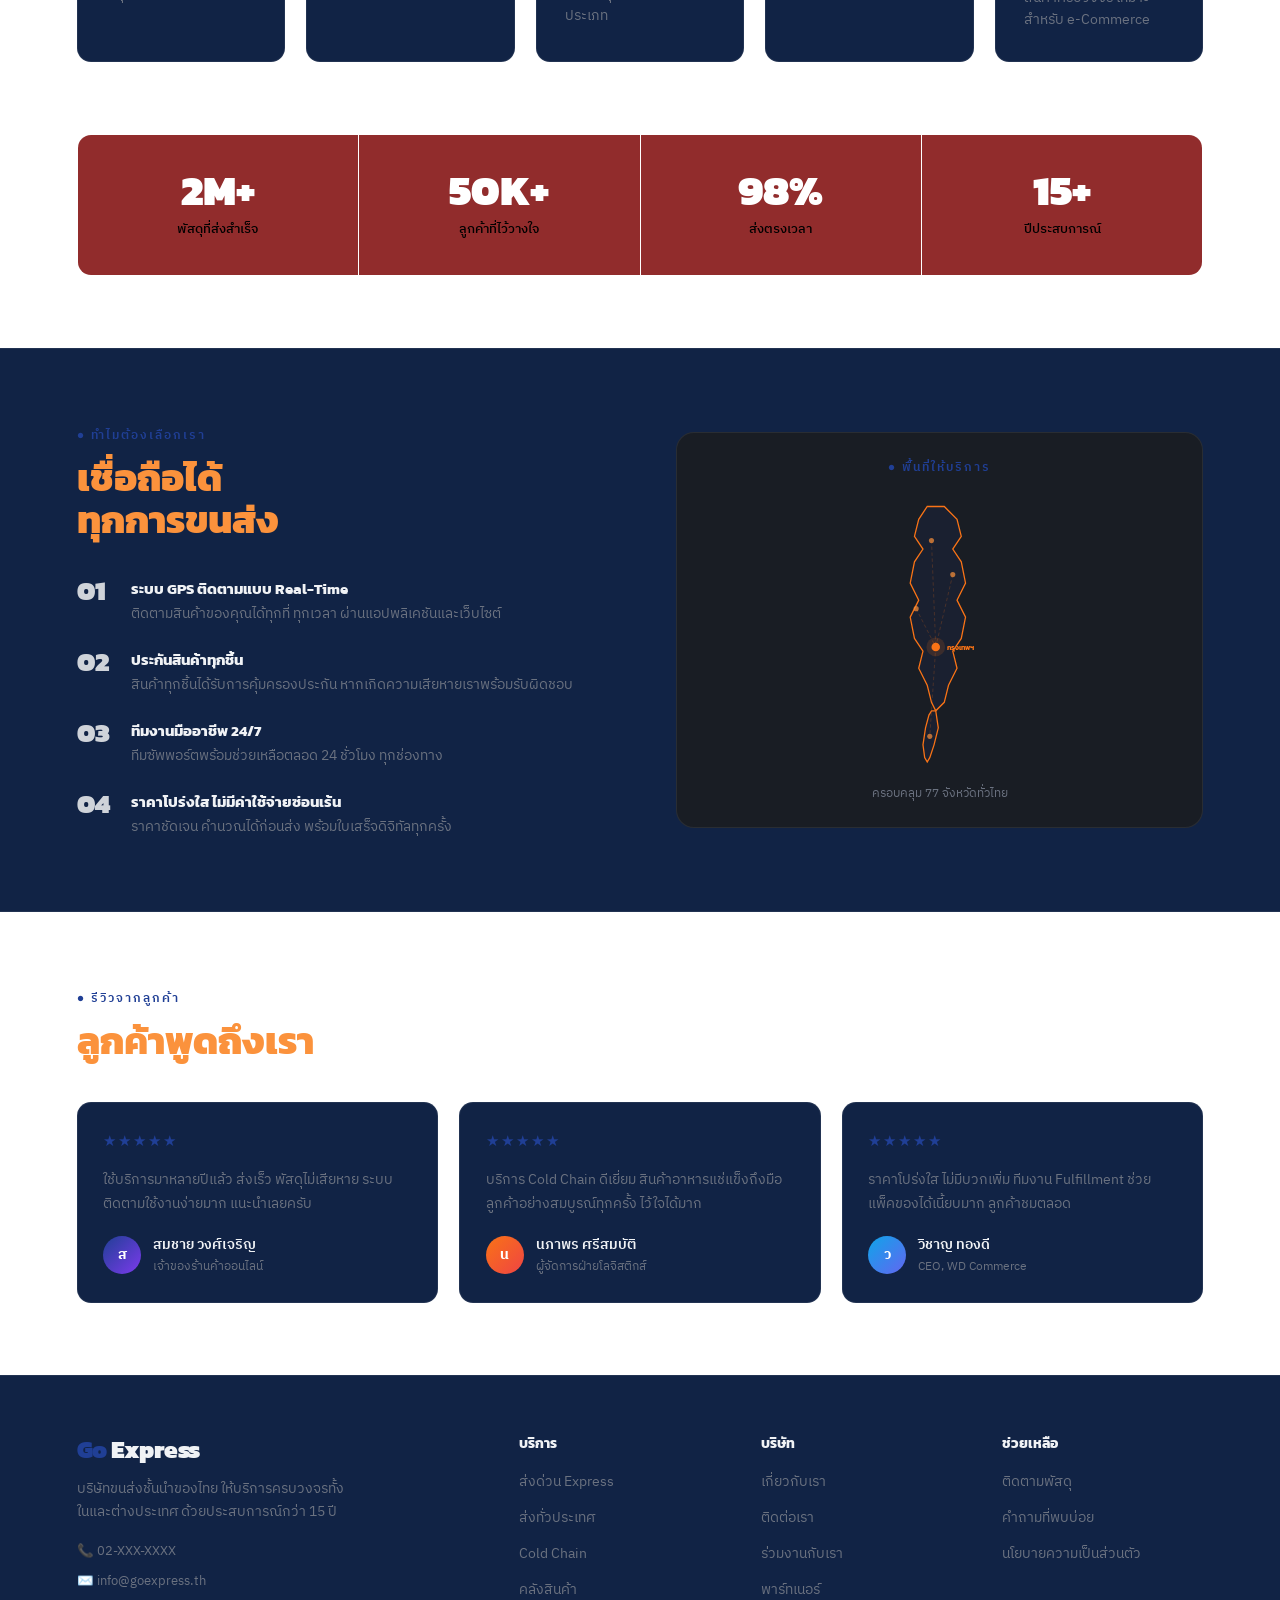
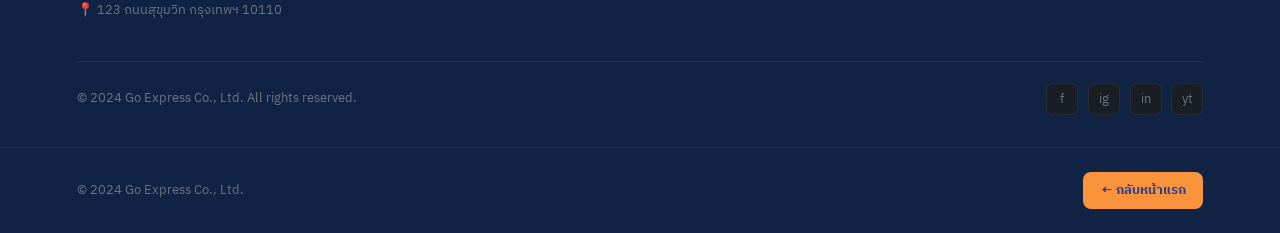
<file: home.html>
<!DOCTYPE html>
<html lang="th">
<head>
  <meta charset="UTF-8" />
  <meta name="viewport" content="width=device-width, initial-scale=1.0" />
  <title>Go Express — บริษัทขนส่งชั้นนำ</title>
  <link href="https://fonts.googleapis.com/css2?family=Kanit:wght@300;400;600;700;900&family=IBM+Plex+Sans+Thai:wght@300;400;500;600&display=swap" rel="stylesheet" />
  <link rel="stylesheet" href="home.css" />
</head>
<body>

<!-- NAV -->
<nav>
  <div class="logo" onclick="showPage('home')"><span>Go</span> Express</div>
  <ul>
    <li><a onclick="showPage('home')" id="nav-home" class="active">หน้าแรก</a></li>
    <li><a onclick="showPage('services')" id="nav-services">บริการ</a></li>
    <li><a onclick="showPage('tracking')" id="nav-tracking">ติดตามพัสดุ</a></li>
    <li><a onclick="showPage('about')" id="nav-about">เกี่ยวกับเรา</a></li>
    <li><a onclick="showPage('contact')" id="nav-contact">ติดต่อ</a></li>
  </ul>
 <div class="nav-right">
    <div class="nav-avatar" id="nav-avatar"></div>
    <span class="nav-uname" id="nav-uname"></span>
    <button class="nav-logout" id="nav-logout" onclick="doLogout()">ออกจากระบบ</button>
    <div class="nav-dropdown">
  <button class="nav-login-btn" onclick="toggleDropdown()">
    เข้าสู่ระบบ ▾
  </button>

  <div class="dropdown-menu" id="loginDropdown">
    <a href="./crm/crm.html">CRM</a>
    <a href="./payroll/payroll.html">Payroll</a>
    <a href="./pms/pms.html">PMS</a>
  </div>
</div>
    <button class="nav-cta"><a href="../homepage/homepage.html">Program</a></button>
  </div>
</nav>

<!-- AUTH MODAL -->
<div class="modal-overlay" id="auth-modal" onclick="handleOverlayClick(event)">
  <div class="auth-modal">
    <div class="auth-rainbow"></div>
    <div class="auth-body">
      <button class="auth-close" onclick="closeAuth()">✕</button>
      <div class="auth-logo-txt"><span>Go</span> Express</div>
      <div class="auth-greet">ยินดีต้อนรับ 👋</div>
      <div class="auth-tabs">
        <button class="auth-tab active" id="tab-login" onclick="switchTab('login')">เข้าสู่ระบบ</button>
        <button class="auth-tab" id="tab-register" onclick="switchTab('register')">สมัครสมาชิก</button>
      </div>

      <!-- LOGIN -->
      <div class="auth-form active" id="form-login">
        <div class="afield">
          <label class="alabel">ชื่อผู้ใช้</label>
          <div class="ainput-w">
            <input class="ainput" id="login-name" type="text" placeholder="manager"/>
            <span class="ainput-icon"><svg width="14" height="14" viewBox="0 0 24 24" fill="none" stroke="currentColor" stroke-width="2"><path d="M4 4h16c1.1 0 2 .9 2 2v12c0 1.1-.9 2-2 2H4c-1.1 0-2-.9-2-2V6c0-1.1.9-2 2-2z"/><polyline points="22,6 12,13 2,6"/></svg></span>
          </div>
        </div>
        <div class="afield">
          <label class="alabel">รหัสผ่าน</label>
          <div class="ainput-w">
            <input class="ainput" id="login-pass" type="password" placeholder="••••••••"/>
            <button class="ainput-eye" onclick="togglePwd('login-pass',this)" type="button"><svg width="14" height="14" viewBox="0 0 24 24" fill="none" stroke="currentColor" stroke-width="2"><path d="M1 12s4-8 11-8 11 8 11 8-4 8-11 8-11-8-11-8z"/><circle cx="12" cy="12" r="3"/></svg></button>
          </div>
        </div>
        <div class="arow">
          <label class="acheck"><input type="checkbox"/> จดจำฉันไว้</label>
          <button class="aforgot">ลืมรหัสผ่าน?</button>
        </div>
        <button class="asubmit" onclick="doLogin()">เข้าสู่ระบบ</button>
        <div class="adivider">หรือเข้าสู่ระบบด้วย</div>
        <div class="asocials">
          <button class="asocial">
            <svg width="16" height="16" viewBox="0 0 24 24"><path d="M22.56 12.25c0-.78-.07-1.53-.2-2.25H12v4.26h5.92c-.26 1.37-1.04 2.53-2.21 3.31v2.77h3.57c2.08-1.92 3.28-4.74 3.28-8.09z" fill="#4285F4"/><path d="M12 23c2.97 0 5.46-.98 7.28-2.66l-3.57-2.77c-.98.66-2.23 1.06-3.71 1.06-2.86 0-5.29-1.93-6.16-4.53H2.18v2.84C3.99 20.53 7.7 23 12 23z" fill="#34A853"/><path d="M5.84 14.09c-.22-.66-.35-1.36-.35-2.09s.13-1.43.35-2.09V7.07H2.18C1.43 8.55 1 10.22 1 12s.43 3.45 1.18 4.93l2.85-2.22.81-.62z" fill="#FBBC05"/><path d="M12 5.38c1.62 0 3.06.56 4.21 1.64l3.15-3.15C17.45 2.09 14.97 1 12 1 7.7 1 3.99 3.47 2.18 7.07l3.66 2.84c.87-2.6 3.3-4.53 6.16-4.53z" fill="#EA4335"/></svg>
            Google
          </button>
          <button class="asocial">
            <svg width="15" height="15" viewBox="0 0 24 24" fill="currentColor"><path d="M18 2h-3a5 5 0 00-5 5v3H7v4h3v8h4v-8h3l1-4h-4V7a1 1 0 011-1h3z"/></svg>
            Facebook
          </button>
        </div>
        <div class="aswitch">ยังไม่มีบัญชี? <span onclick="switchTab('register')">สมัครสมาชิกฟรี</span></div>
      </div>

      <!-- REGISTER -->
      <div class="auth-form" id="form-register">
        <div class="a2col">
          <div class="afield"><label class="alabel">ชื่อ</label><input class="ainput" id="reg-fname" type="text" placeholder="ชื่อ"/></div>
          <div class="afield"><label class="alabel">นามสกุล</label><input class="ainput" type="text" placeholder="นามสกุล"/></div>
        </div>
        <div class="afield">
          <label class="alabel">อีเมล</label>
          <div class="ainput-w">
            <input class="ainput" type="email" placeholder="example@email.com"/>
            <span class="ainput-icon"><svg width="14" height="14" viewBox="0 0 24 24" fill="none" stroke="currentColor" stroke-width="2"><path d="M4 4h16c1.1 0 2 .9 2 2v12c0 1.1-.9 2-2 2H4c-1.1 0-2-.9-2-2V6c0-1.1.9-2 2-2z"/><polyline points="22,6 12,13 2,6"/></svg></span>
          </div>
        </div>
        <div class="afield">
          <label class="alabel">เบอร์โทรศัพท์</label>
          <div class="ainput-w">
            <input class="ainput" type="tel" placeholder="0XX-XXX-XXXX"/>
            <span class="ainput-icon"><svg width="14" height="14" viewBox="0 0 24 24" fill="none" stroke="currentColor" stroke-width="2"><path d="M22 16.92v3a2 2 0 01-2.18 2 19.79 19.79 0 01-8.63-3.07A19.5 19.5 0 013.89 9.11 19.79 19.79 0 01.82 4a2 2 0 012-2.18h3a2 2 0 012 1.72c.127.96.361 1.903.7 2.81a2 2 0 01-.45 2.11L7.09 9.91a16 16 0 006 6l.97-.97a2 2 0 012.11-.45c.907.339 1.85.573 2.81.7A2 2 0 0122 16.92z"/></svg></span>
          </div>
        </div>
        <div class="afield">
          <label class="alabel">รหัสผ่าน</label>
          <div class="ainput-w">
            <input class="ainput" id="reg-pass" type="password" placeholder="อย่างน้อย 8 ตัวอักษร"/>
            <button class="ainput-eye" onclick="togglePwd('reg-pass',this)" type="button"><svg width="14" height="14" viewBox="0 0 24 24" fill="none" stroke="currentColor" stroke-width="2"><path d="M1 12s4-8 11-8 11 8 11 8-4 8-11 8-11-8-11-8z"/><circle cx="12" cy="12" r="3"/></svg></button>
          </div>
        </div>
        <label class="aterms"><input type="checkbox"/> ฉันยอมรับ <a href="#">ข้อกำหนดการใช้งาน</a> และ <a href="#">นโยบายความเป็นส่วนตัว</a></label>
        <button class="asubmit" onclick="doRegister()">สมัครสมาชิก</button>
        <div class="aswitch">มีบัญชีแล้ว? <span onclick="switchTab('login')">เข้าสู่ระบบ</span></div>
      </div>

      <!-- SUCCESS -->
      <div class="auth-success" id="auth-success">
        <div class="asuc-icon">🎉</div>
        <h3 id="suc-title">เข้าสู่ระบบสำเร็จ!</h3>
        <p id="suc-msg">ยินดีต้อนรับ กำลังนำคุณเข้าสู่ระบบ...</p>
      </div>
    </div>
  </div>
</div>

</nav>

<!-- ═══ PAGE: HOME ═══ -->
<div class="page active" id="page-home">
  <section class="hero">
    <div class="hero-grid-bg"></div>

    <div class="hero-text">
      <div class="hero-badge">✦ ให้บริการทั่วประเทศไทย</div>
      <h1 class="hero-h1">ขนส่งเร็ว<br><span class="line-accent">ส่งถึงมือ</span><br>ทุกที่ทั่วไทย</h1>
      <p class="hero-desc">GoExpress บริษัทขนส่งชั้นนำ ที่คุณวางใจได้ ส่งพัสดุทั้งในกรุงเทพฯ และต่างจังหวัดทุกพื้นที่ ด้วยระบบติดตามสินค้าแบบ Real-Time</p>
      <div class="hero-actions">
        <button class="btn-primary" onclick="showPage('services')">ดูบริการของเรา →</button>
        <button class="btn-ghost" onclick="showPage('tracking')">📦 ติดตามพัสดุ</button>
      </div>
    </div>

    <div class="hero-visual">
      <div class="truck-card">
        <svg class="truck-svg" viewBox="0 0 400 200" fill="none">
          <rect x="0" y="165" width="400" height="4" rx="2" fill="#1e2430"/>
          <rect x="30" y="168" width="40" height="3" rx="1.5" fill="#f97316" opacity="0.4"/>
          <rect x="130" y="168" width="40" height="3" rx="1.5" fill="#f97316" opacity="0.4"/>
          <rect x="230" y="168" width="40" height="3" rx="1.5" fill="#f97316" opacity="0.4"/>
          <rect x="330" y="168" width="40" height="3" rx="1.5" fill="#f97316" opacity="0.4"/>
          <rect x="60" y="95" width="200" height="70" rx="6" fill="#1a2030" stroke="#2d3748" stroke-width="1.5"/>
          <rect x="75" y="108" width="170" height="44" rx="4" fill="#111827"/>
          <text x="160" y="135" text-anchor="middle" fill="#f97316" font-family="Kanit,sans-serif" font-weight="800" font-size="13">GoExpress</text>
          <rect x="60" y="150" width="200" height="8" fill="#f97316" opacity="0.12"/>
          <path d="M260 115 L300 115 L320 130 L320 165 L260 165 Z" fill="#1a2030" stroke="#2d3748" stroke-width="1.5"/>
          <path d="M263 118 L295 118 L312 130 L312 163 L263 163 Z" fill="#111827"/>
          <path d="M267 121 L290 121 L305 131 L305 148 L267 148 Z" fill="#1e3a5f" stroke="#2d4a6f" stroke-width="1"/>
          <rect x="315" y="145" width="12" height="7" rx="3" fill="#fbbf24" opacity="0.9"/>
          <circle cx="105" cy="165" r="18" fill="#111" stroke="#2d3748" stroke-width="2"/>
          <circle cx="105" cy="165" r="10" fill="#1a2030" stroke="#374151" stroke-width="1.5"/>
          <circle cx="105" cy="165" r="4" fill="#f97316"/>
          <circle cx="195" cy="165" r="18" fill="#111" stroke="#2d3748" stroke-width="2"/>
          <circle cx="195" cy="165" r="10" fill="#1a2030" stroke="#374151" stroke-width="1.5"/>
          <circle cx="195" cy="165" r="4" fill="#f97316"/>
          <circle cx="288" cy="165" r="18" fill="#111" stroke="#2d3748" stroke-width="2"/>
          <circle cx="288" cy="165" r="10" fill="#1a2030" stroke="#374151" stroke-width="1.5"/>
          <circle cx="288" cy="165" r="4" fill="#f97316"/>
          <line x1="20" y1="125" x2="55" y2="125" stroke="#f97316" stroke-width="2" opacity="0.6" stroke-dasharray="4 4"/>
          <line x1="10" y1="135" x2="55" y2="135" stroke="#f97316" stroke-width="1.5" opacity="0.4" stroke-dasharray="6 4"/>
        </svg>
        <div class="truck-card-stats">
          <div class="stat"><div class="stat-num">98%</div><div class="stat-label">ส่งตรงเวลา</div></div>
          <div class="stat"><div class="stat-num">24h</div><div class="stat-label">ส่งด่วน</div></div>
          <div class="stat"><div class="stat-num">77</div><div class="stat-label">จังหวัด</div></div>
        </div>
      </div>
      <div class="badge-float badge-1">🚀 ส่งด่วนภายใน 24 ชั่วโมง</div>
      <div class="badge-float badge-2">📍 Real-Time Tracking</div>
    </div>
  </section>

  <div class="marquee-wrap">
    <div class="marquee-track">
      <span class="marquee-item">ส่งด่วนทั่วประเทศ</span><span class="marquee-item">ขนส่งสินค้าขนาดใหญ่</span><span class="marquee-item">โลจิสติกส์ครบวงจร</span>
      <span class="marquee-item">ติดตามพัสดุ Real-Time</span><span class="marquee-item">ประกันสินค้าทุกชิ้น</span><span class="marquee-item">บริการ 24/7</span>
      <span class="marquee-item">ส่งด่วนทั่วประเทศ</span><span class="marquee-item">ขนส่งสินค้าขนาดใหญ่</span><span class="marquee-item">โลจิสติกส์ครบวงจร</span>
      <span class="marquee-item">ติดตามพัสดุ Real-Time</span><span class="marquee-item">ประกันสินค้าทุกชิ้น</span><span class="marquee-item">บริการ 24/7</span>
    </div>
  </div>

  <div class="track-bar">
    <div class="track-inner">
      <h2>📦 ติดตามสถานะพัสดุของคุณ</h2>
      <div class="track-form">
        <input class="track-input" id="home-track-input" type="text" placeholder="กรอกหมายเลขพัสดุ เช่น SW2024001234" />
        <button class="track-btn" onclick="homeTrack()">ค้นหา</button>
      </div>
    </div>
  </div>

  <section class="home-section">
    <div class="section-label">● บริการของเรา</div>
    <h2 class="section-title">ครบทุกความต้องการ<br>ด้านการขนส่ง</h2>
    <p class="section-desc">เราให้บริการขนส่งที่หลากหลาย ตอบโจทย์ทั้งลูกค้าบุคคลและองค์กรธุรกิจ</p>
    <div class="services-grid">
      <div class="service-card" onclick="showPage('services')"><div class="service-arrow">→</div><div class="service-icon">🚀</div><h3>ส่งด่วน Express</h3><p>ส่งถึงมือผู้รับภายใน 24 ชั่วโมง สำหรับพื้นที่กรุงเทพฯ และปริมณฑล</p></div>
      <div class="service-card" onclick="showPage('services')"><div class="service-arrow">→</div><div class="service-icon">🗺️</div><h3>ส่งทั่วประเทศ</h3><p>ครอบคลุมทั้ง 77 จังหวัดทั่วไทย ส่งถึงบ้านปลายทาง 1-3 วันทำการ</p></div>
      <div class="service-card" onclick="showPage('services')"><div class="service-arrow">→</div><div class="service-icon">🏭</div><h3>ขนส่งอุตสาหกรรม</h3><p>บริการขนส่งสินค้าขนาดใหญ่และน้ำหนักมาก ด้วยรถบรรทุกหลากหลายประเภท</p></div>
      <div class="service-card" onclick="showPage('services')"><div class="service-arrow">→</div><div class="service-icon">❄️</div><h3>Cold Chain</h3><p>ขนส่งสินค้าที่ต้องการอุณหภูมิควบคุม อาหารสด และเภสัชภัณฑ์</p></div>
      <div class="service-card" onclick="showPage('services')"><div class="service-arrow">→</div><div class="service-icon">📦</div><h3>คลังสินค้า & Fulfillment</h3><p>บริการเก็บ แพ็ค และส่งสินค้าครบวงจร เหมาะสำหรับ e-Commerce</p></div>
    </div>
  </section>

  <section class="home-section" style="padding-top:0;">
    <div class="stats-row">
      <div class="stats-item"><div class="stats-num">2M+</div><div class="stats-label">พัสดุที่ส่งสำเร็จ</div></div>
      <div class="stats-item"><div class="stats-num">50K+</div><div class="stats-label">ลูกค้าที่ไว้วางใจ</div></div>
      <div class="stats-item"><div class="stats-num">98%</div><div class="stats-label">ส่งตรงเวลา</div></div>
      <div class="stats-item"><div class="stats-num">15+</div><div class="stats-label">ปีประสบการณ์</div></div>
    </div>
  </section>

  <section class="why-section">
    <div class="why-grid">
      <div>
        <div class="section-label">● ทำไมต้องเลือกเรา</div>
        <h2 class="section-title">เชื่อถือได้<br>ทุกการขนส่ง</h2>
        <div class="why-list">
          <div class="why-item"><div class="why-num">01</div><div><h4>ระบบ GPS ติดตามแบบ Real-Time</h4><p>ติดตามสินค้าของคุณได้ทุกที่ ทุกเวลา ผ่านแอปพลิเคชันและเว็บไซต์</p></div></div>
          <div class="why-item"><div class="why-num">02</div><div><h4>ประกันสินค้าทุกชิ้น</h4><p>สินค้าทุกชิ้นได้รับการคุ้มครองประกัน หากเกิดความเสียหายเราพร้อมรับผิดชอบ</p></div></div>
          <div class="why-item"><div class="why-num">03</div><div><h4>ทีมงานมืออาชีพ 24/7</h4><p>ทีมซัพพอร์ตพร้อมช่วยเหลือตลอด 24 ชั่วโมง ทุกช่องทาง</p></div></div>
          <div class="why-item"><div class="why-num">04</div><div><h4>ราคาโปร่งใส ไม่มีค่าใช้จ่ายซ่อนเร้น</h4><p>ราคาชัดเจน คำนวณได้ก่อนส่ง พร้อมใบเสร็จดิจิทัลทุกครั้ง</p></div></div>
        </div>
      </div>
      <div class="why-image-wrap">
        <div class="coverage-map">
          <div class="section-label" style="margin-bottom:0.4rem;">● พื้นที่ให้บริการ</div>
          <svg class="map-svg" viewBox="0 0 200 320" fill="none">
            <path d="M85 10 L105 10 L120 25 L125 45 L115 60 L125 75 L130 100 L120 120 L130 140 L125 165 L115 180 L120 200 L110 220 L105 240 L95 250 L90 240 L85 220 L75 200 L80 180 L70 165 L65 140 L75 120 L65 100 L70 75 L80 60 L70 45 L75 25 Z" fill="#1a2030" stroke="#f97316" stroke-width="1.5"/>
            <path d="M90 250 L95 250 L98 270 L93 290 L88 305 L85 310 L82 305 L80 290 L83 270 L87 255 Z" fill="#1a2030" stroke="#f97316" stroke-width="1.5"/>
            <circle cx="95" cy="175" r="5" fill="#f97316"/><circle cx="95" cy="175" r="11" fill="#f97316" opacity="0.15"/>
            <text x="108" y="179" fill="#f97316" font-family="Kanit" font-size="8" font-weight="700">กรุงเทพฯ</text>
            <circle cx="90" cy="50" r="3" fill="#fb923c" opacity="0.7"/>
            <circle cx="115" cy="90" r="3" fill="#fb923c" opacity="0.7"/>
            <circle cx="72" cy="130" r="3" fill="#fb923c" opacity="0.7"/>
            <circle cx="88" cy="280" r="3" fill="#fb923c" opacity="0.7"/>
            <line x1="90" y1="50" x2="95" y2="175" stroke="#f97316" stroke-width="0.8" stroke-dasharray="4 3" opacity="0.3"/>
            <line x1="115" y1="90" x2="95" y2="175" stroke="#f97316" stroke-width="0.8" stroke-dasharray="4 3" opacity="0.3"/>
            <line x1="72" y1="130" x2="95" y2="175" stroke="#f97316" stroke-width="0.8" stroke-dasharray="4 3" opacity="0.3"/>
            <line x1="95" y1="175" x2="88" y2="280" stroke="#f97316" stroke-width="0.8" stroke-dasharray="4 3" opacity="0.3"/>
          </svg>
          <div style="text-align:center;color:var(--muted);font-size:0.76rem;">ครอบคลุม 77 จังหวัดทั่วไทย</div>
        </div>
      </div>
    </div>
  </section>

  <section class="home-section">
    <div class="section-label">● รีวิวจากลูกค้า</div>
    <h2 class="section-title">ลูกค้าพูดถึงเรา</h2>
    <div class="test-grid">
      <div class="test-card"><div class="stars">★★★★★</div><p>ใช้บริการมาหลายปีแล้ว ส่งเร็ว พัสดุไม่เสียหาย ระบบติดตามใช้งานง่ายมาก แนะนำเลยครับ</p><div class="test-author"><div class="avatar">ส</div><div><div class="author-name">สมชาย วงศ์เจริญ</div><div class="author-role">เจ้าของร้านค้าออนไลน์</div></div></div></div>
      <div class="test-card"><div class="stars">★★★★★</div><p>บริการ Cold Chain ดีเยี่ยม สินค้าอาหารแช่แข็งถึงมือลูกค้าอย่างสมบูรณ์ทุกครั้ง ไว้ใจได้มาก</p><div class="test-author"><div class="avatar" style="background:linear-gradient(135deg,#f97316,#ef4444)">น</div><div><div class="author-name">นภาพร ศรีสมบัติ</div><div class="author-role">ผู้จัดการฝ่ายโลจิสติกส์</div></div></div></div>
      <div class="test-card"><div class="stars">★★★★★</div><p>ราคาโปร่งใส ไม่มีบวกเพิ่ม ทีมงาน Fulfillment ช่วยแพ็คของได้เนี้ยบมาก ลูกค้าชมตลอด</p><div class="test-author"><div class="avatar" style="background:linear-gradient(135deg,#0ea5e9,#6366f1)">ว</div><div><div class="author-name">วิชาญ ทองดี</div><div class="author-role">CEO, WD Commerce</div></div></div></div>
    </div>
  </section>

  <footer>
    <div class="footer-grid">
      <div class="footer-brand">
        <div class="logo"><span>Go</span> Express</div>
        <p>บริษัทขนส่งชั้นนำของไทย ให้บริการครบวงจรทั้งในและต่างประเทศ ด้วยประสบการณ์กว่า 15 ปี</p>
        <div style="margin-top:1rem;display:flex;flex-direction:column;gap:0.45rem;">
          <span style="color:var(--muted);font-size:0.83rem;">📞 02-XXX-XXXX</span>
          <span style="color:var(--muted);font-size:0.83rem;">✉️ info@goexpress.th</span>
          <span style="color:var(--muted);font-size:0.83rem;">📍 123 ถนนสุขุมวิท กรุงเทพฯ 10110</span>
        </div>
      </div>
      <div class="footer-col"><h5>บริการ</h5><ul><li><a onclick="showPage('services')">ส่งด่วน Express</a></li><li><a onclick="showPage('services')">ส่งทั่วประเทศ</a></li><li><a onclick="showPage('services')">Cold Chain</a></li><li><a onclick="showPage('services')">คลังสินค้า</a></li></ul></div>
      <div class="footer-col"><h5>บริษัท</h5><ul><li><a onclick="showPage('about')">เกี่ยวกับเรา</a></li><li><a onclick="showPage('contact')">ติดต่อเรา</a></li><li><a href="#">ร่วมงานกับเรา</a></li><li><a href="#">พาร์ทเนอร์</a></li></ul></div>
      <div class="footer-col"><h5>ช่วยเหลือ</h5><ul><li><a onclick="showPage('tracking')">ติดตามพัสดุ</a></li><li><a href="#">คำถามที่พบบ่อย</a></li><li><a href="#">นโยบายความเป็นส่วนตัว</a></li></ul></div>
    </div>
    <div class="footer-bottom"><span>© 2024 Go Express Co., Ltd. All rights reserved.</span><div class="social-links"><span class="social-btn">f</span><span class="social-btn">ig</span><span class="social-btn">in</span><span class="social-btn">yt</span></div></div>
  </footer>
</div>

<!-- ═══ PAGE: TRACKING ═══ -->
<div class="page" id="page-tracking">
  <div class="page-header">
    <div class="breadcrumb"><span onclick="showPage('home')">หน้าแรก</span><span class="sep">/</span><span class="current">ติดตามพัสดุ</span></div>
    <h1>📦 ติดตามพัสดุ</h1>
    <p>กรอกหมายเลขพัสดุเพื่อดูสถานะการจัดส่งแบบ Real-Time</p>
  </div>
  <div class="tracking-page-content">
    <div class="track-page-form">
      <h3>🔍 ค้นหาพัสดุ</h3>
      <div class="track-page-input-row">
        <input class="tp-input" id="tracking-input" type="text" placeholder="กรอกหมายเลขพัสดุ เช่น SW2024001234" />
        <button class="tp-btn" onclick="searchTracking()">ค้นหา</button>
      </div>
      <div class="sample-numbers">
        <span class="sample-label">ลองตัวอย่าง:</span>
        <span class="sample-chip" onclick="fillSample('SW2024001234')">SW2024001234</span>
        <span class="sample-chip" onclick="fillSample('SW2024005678')">SW2024005678</span>
        <span class="sample-chip" onclick="fillSample('SW2024009999')">SW2024009999</span>
        <span class="sample-chip" onclick="fillSample('SW2024002024')">SW2024002024</span>
      </div>
    </div>
    <div id="tracking-result"></div>
  </div>
</div>

<!-- ═══ PAGE: SERVICES ═══ -->
<div class="page" id="page-services">
  <div class="page-header">
    <div class="breadcrumb"><span onclick="showPage('home')">หน้าแรก</span><span class="sep">/</span><span class="current">บริการของเรา</span></div>
    <h1>บริการของเรา</h1>
    <p>เราให้บริการขนส่งที่หลากหลาย ตอบโจทย์ทั้งลูกค้าบุคคลและองค์กรธุรกิจทุกขนาด</p>
  </div>
  <div class="services-page-content">
    <div class="section-label">● บริการทั้งหมด</div>
    <h2 class="section-title">ครบทุกความต้องการ<br>ด้านการขนส่ง</h2>
    <div class="services-full-grid">
      <div class="service-full-card">
        <div class="service-icon">🚀</div>
        <h3>ส่งด่วน Express</h3>
        <p>บริการส่งพัสดุด่วนที่รวดเร็วที่สุด ส่งถึงมือผู้รับภายใน 24 ชั่วโมงสำหรับพื้นที่กรุงเทพฯ และปริมณฑล พร้อมแจ้งเตือนทุกขั้นตอนผ่าน SMS</p>
        <ul class="service-features">
          <li>ส่งถึงมือผู้รับใน 24 ชั่วโมง</li><li>แจ้งเตือน SMS ทุกขั้นตอน</li><li>ติดตาม Real-Time GPS</li><li>รับประกันตรงเวลา 98%</li>
        </ul>
        <div class="service-price"><div><div class="price-tag">เริ่มต้น ฿45</div><div class="price-unit">สำหรับน้ำหนักไม่เกิน 1 กก.</div></div><button class="btn-primary" style="padding:0.55rem 1.1rem;font-size:0.82rem;" onclick="showPage('contact')">สอบถาม</button></div>
      </div>
      <div class="service-full-card">
        <div class="service-icon">🗺️</div>
        <h3>ส่งทั่วประเทศ</h3>
        <p>ครอบคลุมทั้ง 77 จังหวัดทั่วไทย ส่งถึงบ้านปลายทาง ด้วยระยะเวลา 1-3 วันทำการ เหมาะสำหรับสินค้าทั่วไปทุกประเภท</p>
        <ul class="service-features">
          <li>ครอบคลุม 77 จังหวัดทั่วไทย</li><li>ส่งถึงบ้าน ไม่ต้องมารับเอง</li><li>รับน้ำหนักสูงสุด 50 กก.</li><li>ติดตามสถานะออนไลน์</li>
        </ul>
        <div class="service-price"><div><div class="price-tag">เริ่มต้น ฿35</div><div class="price-unit">สำหรับน้ำหนักไม่เกิน 1 กก.</div></div><button class="btn-primary" style="padding:0.55rem 1.1rem;font-size:0.82rem;" onclick="showPage('contact')">สอบถาม</button></div>
      </div>
      <div class="service-full-card">
        <div class="service-icon">🏭</div>
        <h3>ขนส่งสินค้าอุตสาหกรรม</h3>
        <p>บริการขนส่งสินค้าขนาดใหญ่และน้ำหนักมาก ด้วยรถบรรทุกที่หลากหลายประเภท รองรับสินค้าอุตสาหกรรมและโรงงาน</p>
        <ul class="service-features">
          <li>รถบรรทุก 4 และ 6 ล้อ</li><li>รับน้ำหนักสูงสุด 10 ตัน</li><li>ทีมขนส่งมืออาชีพ</li><li>ประกันสินค้าทุกชิ้น</li>
        </ul>
        <div class="service-price"><div><div class="price-tag">ราคาตามตกลง</div><div class="price-unit">ขึ้นอยู่กับระยะทางและน้ำหนัก</div></div><button class="btn-primary" style="padding:0.55rem 1.1rem;font-size:0.82rem;" onclick="showPage('contact')">ขอใบเสนอราคา</button></div>
      </div>
      <div class="service-full-card">
        <div class="service-icon">❄️</div>
        <h3>ห้องเย็น Cold Chain</h3>
        <p>ขนส่งสินค้าที่ต้องการอุณหภูมิควบคุม ไม่ว่าจะเป็นอาหารสด เภสัชภัณฑ์ ผลิตภัณฑ์แช่แข็ง และวัคซีน</p>
        <ul class="service-features">
          <li>ควบคุมอุณหภูมิ 0-8°C และ -18°C</li><li>ติดตามอุณหภูมิ Real-Time</li><li>รถห้องเย็นมาตรฐาน FDA</li><li>พนักงานผ่านการอบรม GMP</li>
        </ul>
        <div class="service-price"><div><div class="price-tag">เริ่มต้น ฿120</div><div class="price-unit">สำหรับน้ำหนักไม่เกิน 5 กก.</div></div><button class="btn-primary" style="padding:0.55rem 1.1rem;font-size:0.82rem;" onclick="showPage('contact')">สอบถาม</button></div>
      </div>
      <div class="service-full-card">
        <div class="service-icon">📦</div>
        <h3>คลังสินค้า & Fulfillment</h3>
        <p>บริการเก็บ แพ็ค และส่งสินค้าครบวงจร เหมาะสำหรับธุรกิจ e-Commerce ทุกขนาด ลดต้นทุนและเพิ่มประสิทธิภาพ</p>
        <ul class="service-features">
          <li>คลังสินค้ามาตรฐาน ISO</li><li>ระบบ WMS จัดการสต็อก</li><li>แพ็คสินค้าตามมาตรฐาน</li><li>เชื่อมต่อทุก Platform ออนไลน์</li>
        </ul>
        <div class="service-price"><div><div class="price-tag">เริ่มต้น ฿2,500/เดือน</div><div class="price-unit">พื้นที่เก็บสินค้า 10 ตร.ม.</div></div><button class="btn-primary" style="padding:0.55rem 1.1rem;font-size:0.82rem;" onclick="showPage('contact')">สอบถาม</button></div>
      </div>
    </div>
  </div>
  <div class="mini-footer"><span style="color:var(--muted);font-size:0.8rem;">© 2024 Go Express Co., Ltd.</span><button class="btn-ghost" style="padding:0.5rem 1.1rem;font-size:0.8rem;" onclick="showPage('home')">← กลับหน้าแรก</button></div>
</div>

<!-- ═══ PAGE: ABOUT ═══ -->
<div class="page" id="page-about">
  <div class="page-header">
    <div class="breadcrumb"><span onclick="showPage('home')">หน้าแรก</span><span class="sep">/</span><span class="current">เกี่ยวกับเรา</span></div>
    <h1>เกี่ยวกับเรา</h1>
    <p>GoExpress บริษัทขนส่งที่เติบโตมาพร้อมกับความไว้วางใจของลูกค้ากว่า 15 ปี</p>
  </div>
 <div class="about-page-content">
  <div class="about-images-grid">

    <div class="about-img-block">
      <div class="about-img-label">📊 Business Model</div>
      <div class="about-img-frame">
        <img src="images/bm.png" alt="Business Model Canvas"/>
      </div>
    </div>

    <div class="about-img-block">
      <div class="about-img-label">🏢 โครงสร้างองค์กร</div>
      <div class="about-img-frame">
        <img src="images/oc.png" alt="โครงสร้างองค์กร"/>
      </div>
    </div>

  </div>
</div>

  </div>
</div>
  <div class="mini-footer"><span style="color:var(--muted);font-size:0.8rem;">© 2024 Go Express Co., Ltd.</span><button class="btn-ghost" style="padding:0.5rem 1.1rem;font-size:0.8rem;" onclick="showPage('home')">← กลับหน้าแรก</button></div>
</div>

<!-- ═══ PAGE: CONTACT ═══ -->
<div class="page" id="page-contact">
  <div class="page-header">
    <div class="breadcrumb"><span onclick="showPage('home')">หน้าแรก</span><span class="sep">/</span><span class="current">ติดต่อเรา</span></div>
    <h1>ติดต่อเรา</h1>
    <p>ทีมงานของเราพร้อมให้บริการตลอด 24 ชั่วโมง ทุกวัน ไม่มีวันหยุด</p>
  </div>
  <div class="contact-page-content">
    <div class="contact-grid">
      <div class="contact-info">
        <h3>ช่องทางติดต่อ</h3>
        <div class="contact-item"><div class="c-icon">📞</div><div><div class="c-title">โทรศัพท์</div><div class="c-text">02-XXX-XXXX<br>ให้บริการ 24 ชั่วโมง ทุกวัน</div></div></div>
        <div class="contact-item"><div class="c-icon">✉️</div><div><div class="c-title">อีเมล</div><div class="c-text">info@goexpress.th<br>ตอบกลับภายใน 2 ชั่วโมง</div></div></div>
        <div class="contact-item"><div class="c-icon">📍</div><div><div class="c-title">ที่อยู่สำนักงานใหญ่</div><div class="c-text">123 ถนนสุขุมวิท แขวงคลองเตย<br>เขตคลองเตย กรุงเทพฯ 10110</div></div></div>
        <div class="contact-item"><div class="c-icon">💬</div><div><div class="c-title">Line Official</div><div class="c-text">@goexpress<br>แชทออนไลน์ตอบไวที่สุด</div></div></div>
        <div class="contact-item"><div class="c-icon">🕐</div><div><div class="c-title">เวลาทำการ</div><div class="c-text">Call Center: ทุกวัน 00:00-24:00<br>สาขา: จันทร์-เสาร์ 08:00-18:00</div></div></div>
        <div style="margin-top:1.5rem;background:var(--surface);border:1px solid var(--border);border-radius:14px;padding:1.3rem;">
          <h4 style="font-family:'Kanit',sans-serif;font-weight:700;font-size:0.95rem;margin-bottom:1rem;">🏢 สาขาทั่วประเทศ</h4>
          <div style="display:flex;flex-direction:column;gap:0.55rem;">
            <div style="display:flex;justify-content:space-between;font-size:0.83rem;"><span>กรุงเทพฯ</span><span style="color:var(--accent);font-weight:600;">12 สาขา</span></div>
            <div style="display:flex;justify-content:space-between;font-size:0.83rem;"><span>เชียงใหม่</span><span style="color:var(--accent);font-weight:600;">5 สาขา</span></div>
            <div style="display:flex;justify-content:space-between;font-size:0.83rem;"><span>ขอนแก่น</span><span style="color:var(--accent);font-weight:600;">3 สาขา</span></div>
            <div style="display:flex;justify-content:space-between;font-size:0.83rem;"><span>ภูเก็ต</span><span style="color:var(--accent);font-weight:600;">4 สาขา</span></div>
            <div style="display:flex;justify-content:space-between;font-size:0.83rem;"><span>และอีก 73 จังหวัด</span><span style="color:var(--muted);">100+ สาขา</span></div>
          </div>
        </div>
      </div>

      <div class="contact-form-card">
        <h3>📝 ส่งข้อความถึงเรา</h3>
        <div class="form-row">
          <div class="form-group"><label class="form-label">ชื่อ-นามสกุล *</label><input class="form-control" type="text" placeholder="กรอกชื่อ-นามสกุล" /></div>
          <div class="form-group"><label class="form-label">เบอร์โทรศัพท์ *</label><input class="form-control" type="tel" placeholder="0XX-XXX-XXXX" /></div>
        </div>
        <div class="form-group"><label class="form-label">อีเมล</label><input class="form-control" type="email" placeholder="example@email.com" /></div>
        <div class="form-group">
          <label class="form-label">หัวข้อ *</label>
          <select class="form-control">
            <option value="">เลือกหัวข้อ</option>
            <option>สอบถามบริการส่งด่วน</option><option>ขอใบเสนอราคา</option><option>แจ้งปัญหาพัสดุ</option>
            <option>บริการ Cold Chain</option><option>บริการ Fulfillment</option><option>บริการนำเข้า-ส่งออก</option><option>อื่นๆ</option>
          </select>
        </div>
        <div class="form-group"><label class="form-label">ข้อความ *</label><textarea class="form-control" placeholder="อธิบายรายละเอียดที่ต้องการสอบถาม..."></textarea></div>
        <button class="btn-primary form-submit" onclick="submitContactForm()">📨 ส่งข้อความ</button>
        <div class="success-toast" id="contact-success">✅ ส่งข้อความสำเร็จแล้ว! ทีมงานของเราจะติดต่อกลับภายใน 2 ชั่วโมง</div>
      </div>
    </div>
  </div>
  <div class="mini-footer"><span style="color:var(--muted);font-size:0.8rem;">© 2024 Go Express Co., Ltd.</span><button class="btn-ghost" style="padding:0.5rem 1.1rem;font-size:0.8rem;" onclick="showPage('home')">← กลับหน้าแรก</button></div>
</div>

<script src="home.js"></script>
</body>
</html>
</file>
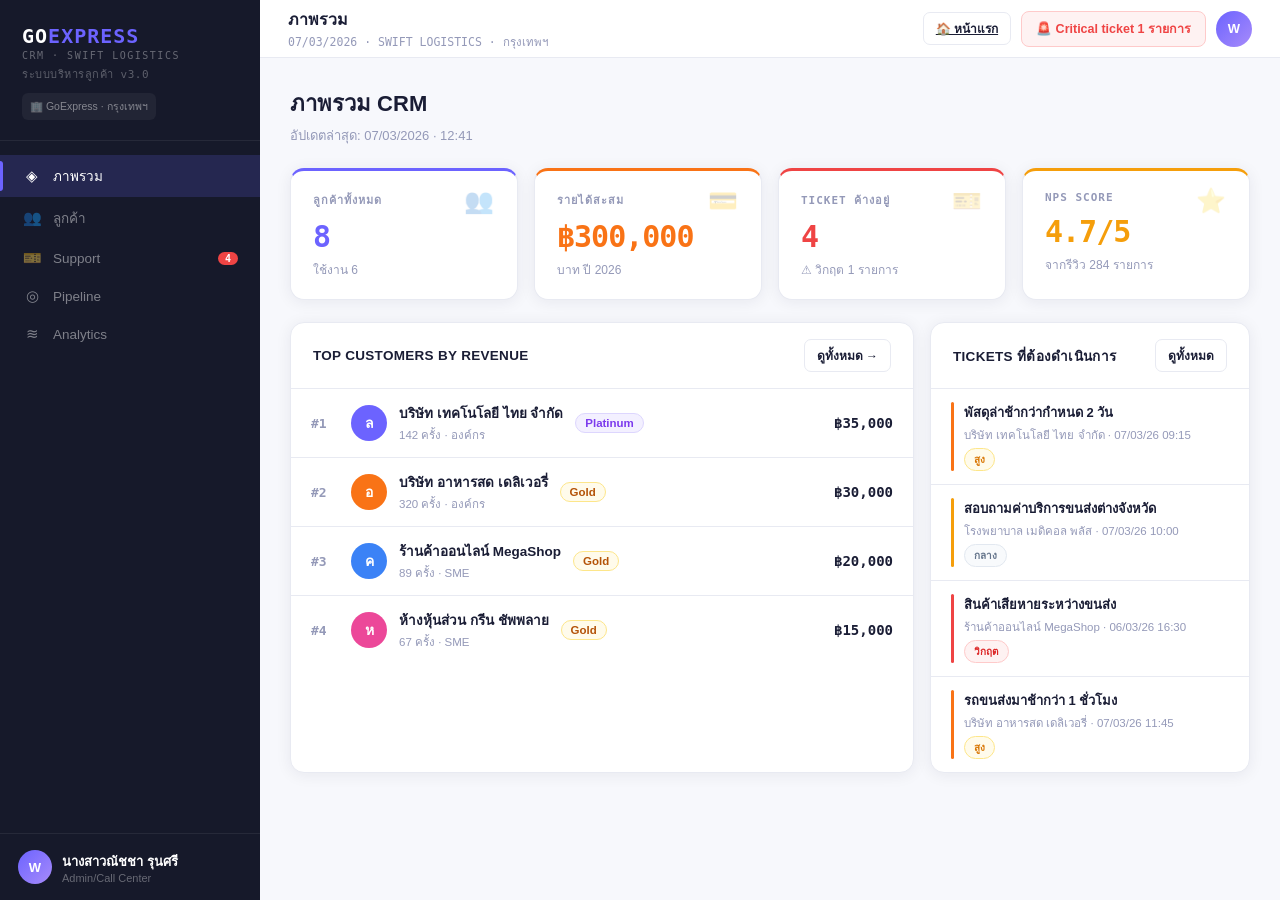
<file: crm/crm.html>
<!DOCTYPE html>
<html lang="en">

<head>
  <meta charset="UTF-8">
  <meta name="viewport" content="width=device-width, initial-scale=1.0">
  <title>CRM</title>
  <link rel="stylesheet" href="crm.css">
</head>

<body>

  <!-- ════════════ SIDEBAR ════════════ -->
  <aside class="sidebar">
    <div class="sb-brand">
      <div class="sb-logo">GO<span>EXPRESS</span></div>
      <div class="sb-sub">CRM · SWIFT LOGISTICS</div>
      <div class="sb-sub" style="margin-top:4px;letter-spacing:.5px;font-size:11px;color:rgba(255,255,255,.3)">
        ระบบบริหารลูกค้า v3.0</div>
      <div class="sb-org" style="margin-top:10px;">🏢 GoExpress · กรุงเทพฯ</div>
    </div>
    <nav class="sb-nav">
      <div class="sb-item active" data-page="overview" onclick="nav(this,'overview','ภาพรวม')">
        <span class="sb-icon">◈</span>ภาพรวม
      </div>
      <div class="sb-item" data-page="customers" onclick="nav(this,'customers','ลูกค้า')">
        <span class="sb-icon">👥</span>ลูกค้า
      </div>
      <div class="sb-item" data-page="support" onclick="nav(this,'support','Support')">
        <span class="sb-icon">🎫</span>Support<span class="sb-badge">4</span>
      </div>
      <div class="sb-item" data-page="pipeline" onclick="nav(this,'pipeline','Pipeline')">
        <span class="sb-icon">◎</span>Pipeline
      </div>
      <div class="sb-item" data-page="analytics" onclick="nav(this,'analytics','Analytics')">
        <span class="sb-icon">≋</span>Analytics
      </div>
    </nav>
    <div class="sb-footer">
      <div class="sb-avatar">W</div>
      <div>
        <div class="sb-uname">นางสาวณัชชา รุนศรี</div>
        <div class="sb-urole">Admin/Call Center</div>
      </div>
    </div>
  </aside>

  <!-- ════════════ MAIN ════════════ -->
  <main class="main">
    <header class="topbar">
      <div>
        <div class="tb-page" id="topTitle">ภาพรวม</div>
        <div class="tb-meta" id="topMeta">07/03/2026 · SWIFT LOGISTICS · กรุงเทพฯ</div>
      </div>
      <div class="tb-right">
        <!-- ปุ่มกลับ -->
        <a href="../index.html" class="btn btn-outline btn-sm" style="display:flex;align-items:center;gap:6px;">
          🏠 หน้าแรก
        </a>
        <div class="critical-btn" onclick="openModal('criticalTickets')">🚨 Critical ticket 1 รายการ</div>
        <div class="ava-btn" onclick="showToast('โปรไฟล์: นางสาวพิมพ์ใจ')">W</div>
      </div>
    </header>

    <div class="content" id="mainContent">

      <!-- ═══════ PAGE: ภาพรวม ═══════ -->
      <div class="page active" id="page-overview">
        <div>
          <div style="font-size:22px;font-weight:800;color:var(--text)">ภาพรวม CRM</div>
          <div style="font-size:13px;color:var(--text-muted);margin-top:4px">อัปเดตล่าสุด: 07/03/2026 · 12:41</div>
        </div>
        <div class="stats4">
          <div class="stat-card" style="border-top-color:var(--accent)"
            onclick="nav(document.querySelector('[data-page=customers]'),'customers','ลูกค้า')">
            <div class="sc-label">ลูกค้าทั้งหมด <span class="sc-icon">👥</span></div>
            <div class="sc-val" style="color:var(--accent)">8</div>
            <div class="sc-sub">ใช้งาน 6</div>
          </div>
          <div class="stat-card" style="border-top-color:var(--accent2)" onclick="showToast('รายได้สะสมปี 2026')">
            <div class="sc-label">รายได้สะสม <span class="sc-icon">💳</span></div>
            <div class="sc-val" style="color:var(--accent2)">฿300,000</div>
            <div class="sc-sub">บาท ปี 2026</div>
          </div>
          <div class="stat-card" style="border-top-color:var(--red)"
            onclick="nav(document.querySelector('[data-page=support]'),'support','Support')">
            <div class="sc-label">TICKET ค้างอยู่ <span class="sc-icon">🎫</span></div>
            <div class="sc-val" style="color:var(--red)">4</div>
            <div class="sc-sub">⚠ วิกฤต 1 รายการ</div>
          </div>
          <div class="stat-card" style="border-top-color:var(--yellow)"
            onclick="showToast('NPS Score 4.7/5 จากรีวิว 284 รายการ')">
            <div class="sc-label">NPS SCORE <span class="sc-icon">⭐</span></div>
            <div class="sc-val" style="color:var(--yellow)">4.7/5</div>
            <div class="sc-sub">จากรีวิว 284 รายการ</div>
          </div>
        </div>
        <div class="two-col">
          <div class="card">
            <div class="card-head">
              <div>
                <div class="card-title">TOP CUSTOMERS BY REVENUE</div>
              </div>
              <button class="btn btn-outline btn-sm"
                onclick="nav(document.querySelector('[data-page=customers]'),'customers','ลูกค้า')">ดูทั้งหมด →</button>
            </div>
            <div>
              <div class="ov-row"
                onclick="selectCustomer('บริษัท เทคโนโลยี ไทย จำกัด','#6c63ff','ล','Platinum','สมหมาย ดีมาก','sommai@techth.co.th','142 ครั้ง','฿2,840K','องค์กร','94')">
                <div class="ov-rank">#1</div>
                <div class="ov-avatar" style="background:#6c63ff">ล</div>
                <div>
                  <div class="ov-name">บริษัท เทคโนโลยี ไทย จำกัด</div>
                  <div class="ov-meta">142 ครั้ง · องค์กร</div>
                </div>
                <span class="badge b-platinum" style="margin-right:8px">Platinum</span>
                <div class="ov-val">฿35,000</div>
              </div>
              <div class="ov-row"
                onclick="selectCustomer('บริษัท อาหารสด เดลิเวอรี่','#f97316','อ','Gold','อนุชา ผู้จัดการ','anucha@deliv.th','320 ครั้ง','฿1,920K','องค์กร','88')">
                <div class="ov-rank">#2</div>
                <div class="ov-avatar" style="background:#f97316">อ</div>
                <div>
                  <div class="ov-name">บริษัท อาหารสด เดลิเวอรี่</div>
                  <div class="ov-meta">320 ครั้ง · องค์กร</div>
                </div>
                <span class="badge b-gold" style="margin-right:8px">Gold</span>
                <div class="ov-val">฿30,000</div>
              </div>
              <div class="ov-row"
                onclick="selectCustomer('ร้านค้าออนไลน์ MegaShop','#3b82f6','ค','Gold','วิไล ค้าขาย','wilai@megashop.th','89 ครั้ง','฿890K','SME','78')">
                <div class="ov-rank">#3</div>
                <div class="ov-avatar" style="background:#3b82f6">ค</div>
                <div>
                  <div class="ov-name">ร้านค้าออนไลน์ MegaShop</div>
                  <div class="ov-meta">89 ครั้ง · SME</div>
                </div>
                <span class="badge b-gold" style="margin-right:8px">Gold</span>
                <div class="ov-val">฿20,000</div>
              </div>
              <div class="ov-row"
                onclick="selectCustomer('ห้างหุ้นส่วน กรีน ชัพพลาย','#ec4899','ห','Gold','หวาน สายส่ง','hwan@green.th','67 ครั้ง','฿536K','SME','72')">
                <div class="ov-rank">#4</div>
                <div class="ov-avatar" style="background:#ec4899">ห</div>
                <div>
                  <div class="ov-name">ห้างหุ้นส่วน กรีน ชัพพลาย</div>
                  <div class="ov-meta">67 ครั้ง · SME</div>
                </div>
                <span class="badge b-gold" style="margin-right:8px">Gold</span>
                <div class="ov-val">฿15,000</div>
              </div>
            </div>
          </div>
          <div class="card">
            <div class="card-head">
              <div class="card-title">TICKETS ที่ต้องดำเนินการ</div><button class="btn btn-outline btn-sm"
                onclick="nav(document.querySelector('[data-page=support]'),'support','Support')">ดูทั้งหมด</button>
            </div>
            <div>
              <div class="ticket-item" onclick="openModal('ticketDetail')">
                <div class="ti-bar" style="background:var(--accent2)"></div>
                <div>
                  <div class="ti-title">พัสดุล่าช้ากว่ากำหนด 2 วัน</div>
                  <div class="ti-company">บริษัท เทคโนโลยี ไทย จำกัด · 07/03/26 09:15</div>
                  <div class="ti-time"><span class="badge b-yellow" style="font-size:10px">สูง</span></div>
                </div>
              </div>
              <div class="ticket-item" onclick="openModal('ticketDetail')">
                <div class="ti-bar" style="background:var(--yellow)"></div>
                <div>
                  <div class="ti-title">สอบถามค่าบริการขนส่งต่างจังหวัด</div>
                  <div class="ti-company">โรงพยาบาล เมดิคอล พลัส · 07/03/26 10:00</div>
                  <div class="ti-time"><span class="badge b-gray" style="font-size:10px">กลาง</span></div>
                </div>
              </div>
              <div class="ticket-item" onclick="openModal('ticketDetail')">
                <div class="ti-bar" style="background:var(--red)"></div>
                <div>
                  <div class="ti-title">สินค้าเสียหายระหว่างขนส่ง</div>
                  <div class="ti-company">ร้านค้าออนไลน์ MegaShop · 06/03/26 16:30</div>
                  <div class="ti-time"><span class="badge b-red" style="font-size:10px">วิกฤต</span></div>
                </div>
              </div>
              <div class="ticket-item" onclick="openModal('ticketDetail')">
                <div class="ti-bar" style="background:var(--accent2)"></div>
                <div>
                  <div class="ti-title">รถขนส่งมาช้ากว่า 1 ชั่วโมง</div>
                  <div class="ti-company">บริษัท อาหารสด เดลิเวอรี่ · 07/03/26 11:45</div>
                  <div class="ti-time"><span class="badge b-yellow" style="font-size:10px">สูง</span></div>
                </div>
              </div>
            </div>
          </div>
        </div>
      </div>

      <!-- ═══════ PAGE: ลูกค้า ═══════ -->
      <div class="page" id="page-customers">
        <div style="display:flex;align-items:center;justify-content:space-between">
          <div>
            <div style="font-size:22px;font-weight:800">ลูกค้า</div>
            <div style="font-size:13px;color:var(--text-muted);margin-top:3px">จัดการข้อมูลลูกค้าทั้งหมด</div>
          </div>
          <button class="btn btn-accent" onclick="openModal('addCustomer')">+ ลูกค้าใหม่</button>
        </div>
        <div class="cust-layout">
          <div class="cust-left">
            <div class="cust-search"><span style="color:var(--text-muted)">🔍</span><input type="text"
                placeholder="ค้นหาลูกค้า ชื่อ อีเมล หรือ ID..." oninput="filterCustomers(this.value)"></div>
            <div class="cust-filters" id="custFilters">
              <div class="filter-chip active" onclick="setFilter(this,'all')">ทุกระดับ</div>
              <div class="filter-chip" onclick="setFilter(this,'platinum')">Platinum</div>
              <div class="filter-chip" onclick="setFilter(this,'gold')">Gold</div>
              <div class="filter-chip" onclick="setFilter(this,'silver')">Silver</div>
              <div class="filter-chip" onclick="setFilter(this,'bronze')">Bronze</div>
            </div>
            <div class="cust-filters">
              <div class="filter-chip active" onclick="setFilter2(this,'all')">ทุกประเภท</div>
              <div class="filter-chip" onclick="setFilter2(this,'org')">องค์กร</div>
              <div class="filter-chip" onclick="setFilter2(this,'sme')">SME</div>
              <div class="filter-chip" onclick="setFilter2(this,'person')">บุคคล</div>
            </div>
            <div class="cust-list" id="custList">
              <!-- filled by JS -->
            </div>
          </div>
          <div class="cust-detail" id="custDetail">
            <div class="cd-empty"
              style="display:flex;flex:1;flex-direction:column;align-items:center;justify-content:center;padding:40px">
              <div class="cd-empty-icon">👤</div>
              <div style="font-size:14px;color:var(--text-muted);margin-top:8px">เลือกลูกค้าเพื่อดูรายละเอียด</div>
            </div>
          </div>
        </div>
      </div>

      <!-- ═══════ PAGE: Support ═══════ -->
      <div class="page" id="page-support">
        <div style="display:flex;align-items:center;justify-content:space-between">
          <div>
            <div style="font-size:22px;font-weight:800">Ticket Support</div>
            <div style="font-size:13px;color:var(--text-muted);margin-top:3px">4 รายการที่ยังค้างอยู่</div>
          </div>
          <button class="btn btn-accent" onclick="openModal('addTicket')">+ เปิด Ticket ใหม่</button>
        </div>
        <div class="tk-filters" id="tkFilters">
          <div class="filter-chip active" onclick="setTkFilter(this,'all')">ทั้งหมด</div>
          <div class="filter-chip" onclick="setTkFilter(this,'open')">เปิด (2)</div>
          <div class="filter-chip" onclick="setTkFilter(this,'progress')">กำลังดำเนินการ (2)</div>
          <div class="filter-chip" onclick="setTkFilter(this,'done')">แก้ไขแล้ว (2)</div>
          <div class="filter-chip" onclick="setTkFilter(this,'all')">ทุกระดับ</div>
          <div class="filter-chip" onclick="setTkFilter(this,'critical')">วิกฤต</div>
          <div class="filter-chip" onclick="setTkFilter(this,'high')">สูง</div>
          <div class="filter-chip" onclick="setTkFilter(this,'med')">กลาง</div>
          <div class="filter-chip" onclick="setTkFilter(this,'low')">ต่ำ</div>
        </div>
        <div class="tk-board">
          <div class="tk-col">
            <div class="tk-col-head">
              <div class="tk-col-dot" style="background:#3b82f6"></div><span class="tk-col-title">เปิด</span><span
                class="tk-col-cnt">2</span>
            </div>
            <div class="tk-card p-high-card" onclick="openModal('ticketDetail')">
              <div style="display:flex;justify-content:space-between;align-items:center">
                <div class="tk-id">TK001</div><span class="badge b-yellow">สูง</span>
              </div>
              <div class="tk-title">พัสดุล่าช้ากว่ากำหนด 2 วัน</div>
              <div class="tk-company">บริษัท เทคโนโลยี ไทย จำกัด</div>
              <div class="tk-footer"><span class="tk-assignee">นางสาวพิมพ์ใจ</span><span class="tk-date">07/03/26</span>
              </div>
            </div>
            <div class="tk-card p-critical-card" onclick="openModal('ticketDetail')">
              <div style="display:flex;justify-content:space-between;align-items:center">
                <div class="tk-id">TK003</div><span class="badge b-red">วิกฤต</span>
              </div>
              <div class="tk-title">สินค้าเสียหายระหว่างขนส่ง</div>
              <div class="tk-company">ร้านค้าออนไลน์ MegaShop</div>
              <div class="tk-footer"><span class="tk-assignee">นางสาวพิมพ์ใจ</span><span class="tk-date">06/03/26</span>
              </div>
            </div>
          </div>
          <div class="tk-col">
            <div class="tk-col-head">
              <div class="tk-col-dot" style="background:var(--yellow)"></div><span
                class="tk-col-title">กำลังดำเนินการ</span><span class="tk-col-cnt">2</span>
            </div>
            <div class="tk-card p-med-card" onclick="openModal('ticketDetail')">
              <div style="display:flex;justify-content:space-between;align-items:center">
                <div class="tk-id">TK002</div><span class="badge b-gray">กลาง</span>
              </div>
              <div class="tk-title">สอบถามค่าบริการขนส่งต่างจังหวัด</div>
              <div class="tk-company">โรงพยาบาล เมดิคอล พลัส</div>
              <div class="tk-footer"><span class="tk-assignee">นายพงษ์ศักดิ์</span><span class="tk-date">07/03/26</span>
              </div>
            </div>
            <div class="tk-card p-high-card" onclick="openModal('ticketDetail')">
              <div style="display:flex;justify-content:space-between;align-items:center">
                <div class="tk-id">TK005</div><span class="badge b-yellow">สูง</span>
              </div>
              <div class="tk-title">รถขนส่งมาช้ากว่านัด 1 ชั่วโมง</div>
              <div class="tk-company">บริษัท อาหารสด เดลิเวอรี่</div>
              <div class="tk-footer"><span class="tk-assignee">นางสาวพิมพ์ใจ</span><span class="tk-date">07/03/26</span>
              </div>
            </div>
          </div>
          <div class="tk-col">
            <div class="tk-col-head">
              <div class="tk-col-dot" style="background:var(--accent3)"></div><span
                class="tk-col-title">แก้ไขแล้ว</span><span class="tk-col-cnt">2</span>
            </div>
            <div class="tk-card p-low-card" onclick="openModal('ticketDetail')">
              <div style="display:flex;justify-content:space-between;align-items:center">
                <div class="tk-id">TK004</div><span class="badge b-green">ต่ำ</span>
              </div>
              <div class="tk-title">ขอเพิ่มรอบรับพัสดุประจำวัน</div>
              <div class="tk-company">ห้างหุ้นส่วน กรีน ชัพพลาย</div>
              <div class="tk-footer"><span class="tk-assignee">นายพงษ์ศักดิ์</span><span class="tk-date">05/03/26</span>
              </div>
            </div>
            <div class="tk-card p-low-card" onclick="openModal('ticketDetail')">
              <div style="display:flex;justify-content:space-between;align-items:center">
                <div class="tk-id">TK006</div><span class="badge b-green">ต่ำ</span>
              </div>
              <div class="tk-title">สอบถามสถานะพัสดุ</div>
              <div class="tk-company">คุณธนพล รักการส่ง</div>
              <div class="tk-footer"><span class="tk-assignee">นายพงษ์ศักดิ์</span><span class="tk-date">04/03/26</span>
              </div>
            </div>
          </div>
        </div>
      </div>

      <!-- ═══════ PAGE: Pipeline ═══════ -->
      <div class="page" id="page-pipeline">
        <div style="display:flex;align-items:center;justify-content:space-between">
          <div>
            <div style="font-size:22px;font-weight:800">Pipeline การขาย</div>
            <div style="font-size:13px;color:var(--text-muted);margin-top:3px">ติดตามโอกาสการขายทั้งหมด</div>
          </div>
          <button class="btn btn-accent" onclick="openModal('addPipeline')">+ เพิ่มดีล</button>
        </div>
        <div class="stats4">
          <div class="stat-card" style="border-top-color:var(--accent)">
            <div class="sc-label">มูลค่า Pipeline <span class="sc-icon">💼</span></div>
            <div class="sc-val" style="color:var(--accent)">฿8.4M</div>
            <div class="sc-sub">18 ดีล</div>
          </div>
          <div class="stat-card" style="border-top-color:var(--accent3)">
            <div class="sc-label">ปิดแล้วเดือนนี้ <span class="sc-icon">✅</span></div>
            <div class="sc-val" style="color:var(--accent3)">฿2.1M</div>
            <div class="sc-sub">7 ดีล</div>
          </div>
          <div class="stat-card" style="border-top-color:var(--accent2)">
            <div class="sc-label">Win Rate <span class="sc-icon">🎯</span></div>
            <div class="sc-val" style="color:var(--accent2)">64%</div>
            <div class="sc-sub">ดีกว่าเดือนที่แล้ว</div>
          </div>
          <div class="stat-card" style="border-top-color:var(--yellow)">
            <div class="sc-label">Avg. Deal Size <span class="sc-icon">📊</span></div>
            <div class="sc-val" style="color:var(--yellow)">฿467K</div>
            <div class="sc-sub">ต่อดีล</div>
          </div>
        </div>
        <div class="pipe-board">
          <div class="pipe-col">
            <div class="pipe-col-head"><span>ลีดใหม่</span><span>฿1.2M</span></div>
            <div class="pipe-card" onclick="showToast('เปิดดีล: CPF Group')">
              <div class="pc-company">CPF Group</div>
              <div class="pc-route">กรุงเทพฯ → เชียงใหม่</div>
              <div class="pc-val">฿420K</div>
              <div class="pc-meta">ส่ง 3 ครั้ง/สัปดาห์</div>
              <div class="pc-prob">
                <div
                  style="display:flex;justify-content:space-between;font-size:10.5px;color:var(--text-muted);margin-bottom:4px">
                  <span>โอกาส</span><span>25%</span>
                </div>
                <div class="prog">
                  <div class="prog-fill" style="width:25%;background:var(--accent)"></div>
                </div>
              </div>
            </div>
            <div class="pipe-card" onclick="showToast('เปิดดีล: PTT Logistics')">
              <div class="pc-company">PTT Logistics</div>
              <div class="pc-route">ระยอง → กรุงเทพฯ</div>
              <div class="pc-val">฿780K</div>
              <div class="pc-meta">สารเคมีอุตสาหกรรม</div>
              <div class="pc-prob">
                <div
                  style="display:flex;justify-content:space-between;font-size:10.5px;color:var(--text-muted);margin-bottom:4px">
                  <span>โอกาส</span><span>30%</span>
                </div>
                <div class="prog">
                  <div class="prog-fill" style="width:30%;background:var(--accent)"></div>
                </div>
              </div>
            </div>
            <div class="pipe-total">รวม <b>2 ดีล</b> · ฿1.2M</div>
          </div>
          <div class="pipe-col">
            <div class="pipe-col-head"><span>กำลังเจรจา</span><span>฿2.8M</span></div>
            <div class="pipe-card" onclick="showToast('เปิดดีล: Thai Union')">
              <div class="pc-company">Thai Union Group</div>
              <div class="pc-route">สมุทรสาคร → ทั่วประเทศ</div>
              <div class="pc-val">฿1.2M</div>
              <div class="pc-meta">อาหารแช่แข็ง รายเดือน</div>
              <div class="pc-prob">
                <div
                  style="display:flex;justify-content:space-between;font-size:10.5px;color:var(--text-muted);margin-bottom:4px">
                  <span>โอกาส</span><span>55%</span>
                </div>
                <div class="prog">
                  <div class="prog-fill" style="width:55%;background:var(--yellow)"></div>
                </div>
              </div>
            </div>
            <div class="pipe-card" onclick="showToast('เปิดดีล: SCG')">
              <div class="pc-company">SCG Packaging</div>
              <div class="pc-route">สระบุรี → ภาคใต้</div>
              <div class="pc-val">฿960K</div>
              <div class="pc-meta">กระดาษ / บรรจุภัณฑ์</div>
              <div class="pc-prob">
                <div
                  style="display:flex;justify-content:space-between;font-size:10.5px;color:var(--text-muted);margin-bottom:4px">
                  <span>โอกาส</span><span>50%</span>
                </div>
                <div class="prog">
                  <div class="prog-fill" style="width:50%;background:var(--yellow)"></div>
                </div>
              </div>
            </div>
            <div class="pipe-card" onclick="showToast('เปิดดีล: Big C')">
              <div class="pc-company">Big C Distribution</div>
              <div class="pc-route">DC → สาขาทั่วประเทศ</div>
              <div class="pc-val">฿640K</div>
              <div class="pc-meta">สินค้าอุปโภคบริโภค</div>
              <div class="pc-prob">
                <div
                  style="display:flex;justify-content:space-between;font-size:10.5px;color:var(--text-muted);margin-bottom:4px">
                  <span>โอกาส</span><span>45%</span>
                </div>
                <div class="prog">
                  <div class="prog-fill" style="width:45%;background:var(--yellow)"></div>
                </div>
              </div>
            </div>
            <div class="pipe-total">รวม <b>3 ดีล</b> · ฿2.8M</div>
          </div>
          <div class="pipe-col">
            <div class="pipe-col-head"><span>เสนอราคาแล้ว</span><span>฿2.9M</span></div>
            <div class="pipe-card" onclick="showToast('เปิดดีล: Makro')">
              <div class="pc-company">Makro Food Service</div>
              <div class="pc-route">นครราชสีมา → ภาคอีสาน</div>
              <div class="pc-val">฿1.4M</div>
              <div class="pc-meta">อาหารสด ทุกวัน</div>
              <div class="pc-prob">
                <div
                  style="display:flex;justify-content:space-between;font-size:10.5px;color:var(--text-muted);margin-bottom:4px">
                  <span>โอกาส</span><span>72%</span>
                </div>
                <div class="prog">
                  <div class="prog-fill" style="width:72%;background:var(--accent2)"></div>
                </div>
              </div>
            </div>
            <div class="pipe-card" onclick="showToast('เปิดดีล: Central')">
              <div class="pc-company">Central Retail</div>
              <div class="pc-route">กรุงเทพฯ → หัวเมือง</div>
              <div class="pc-val">฿1.5M</div>
              <div class="pc-meta">แฟชั่น / ไลฟ์สไตล์</div>
              <div class="pc-prob">
                <div
                  style="display:flex;justify-content:space-between;font-size:10.5px;color:var(--text-muted);margin-bottom:4px">
                  <span>โอกาส</span><span>68%</span>
                </div>
                <div class="prog">
                  <div class="prog-fill" style="width:68%;background:var(--accent2)"></div>
                </div>
              </div>
            </div>
            <div class="pipe-total">รวม <b>2 ดีล</b> · ฿2.9M</div>
          </div>
          <div class="pipe-col">
            <div class="pipe-col-head"><span>ปิดแล้ว ✅</span><span>฿1.5M</span></div>
            <div class="pipe-card" onclick="showToast('ดีลปิดแล้ว: Bangkok Glass','success')"
              style="border:1px solid #a7f3d0">
              <div class="pc-company">Bangkok Glass</div>
              <div class="pc-route">บางกอกน้อย → โรงงาน</div>
              <div class="pc-val" style="color:var(--accent3)">฿520K</div>
              <div class="pc-meta">แก้ว / เปราะบาง</div>
              <span class="badge b-green" style="margin-top:8px">ปิดแล้ว</span>
            </div>
            <div class="pipe-card" onclick="showToast('ดีลปิดแล้ว: Isuzu','success')" style="border:1px solid #a7f3d0">
              <div class="pc-company">Isuzu Motors Thailand</div>
              <div class="pc-route">ชลบุรี → ทั่วประเทศ</div>
              <div class="pc-val" style="color:var(--accent3)">฿980K</div>
              <div class="pc-meta">ชิ้นส่วนยานยนต์</div>
              <span class="badge b-green" style="margin-top:8px">ปิดแล้ว</span>
            </div>
            <div class="pipe-total">รวม <b>2 ดีล</b> · ฿1.5M</div>
          </div>
        </div>
      </div>

      <!-- ═══════ PAGE: Analytics ═══════ -->
      <div class="page" id="page-analytics">
        <div>
          <div style="font-size:22px;font-weight:800">Analytics</div>
          <div style="font-size:13px;color:var(--text-muted);margin-top:3px">ข้อมูลสถิติและแนวโน้ม</div>
        </div>
        <div class="stats3">
          <div class="stat-card" style="border-top-color:var(--accent)">
            <div class="sc-label">ยอดขายรวม YTD</div>
            <div class="sc-val" style="color:var(--accent)">฿450,000</div>
            <div class="sc-sub">เพิ่มขึ้น 18% YoY</div>
          </div>
          <div class="stat-card" style="border-top-color:var(--accent3)">
            <div class="sc-label">อัตราแก้ Ticket</div>
            <div class="sc-val" style="color:var(--accent3)">33%</div>
            <div class="sc-sub">2/6 resolved</div>
          </div>
          <div class="stat-card" style="border-top-color:var(--yellow)">
            <div class="sc-label">Avg. Response Time</div>
            <div class="sc-val" style="color:var(--yellow)">4.2h</div>
            <div class="sc-sub">ลดลง 0.8h จากเดือนก่อน</div>
          </div>
        </div>
        <div class="card">
          <div class="bar-chart-wrap">
            <div class="bar-chart-title">REVENUE TREND (บาท) — 2025</div>
            <div class="bar-chart" id="revenueChart"></div>
          </div>
        </div>
        <div class="two-col-eq">
          <div class="card">
            <div class="card-head">
              <div class="card-title">CUSTOMER TIER DISTRIBUTION</div>
            </div>
            <div style="padding:16px 22px;display:flex;flex-direction:column;gap:12px">
              <div class="dist-row">
                <div class="dist-name" style="color:#7c3aed">Platinum</div>
                <div class="dist-bar-wrap">
                  <div class="dist-fill" style="width:25%;background:#7c3aed"></div>
                </div>
                <div class="dist-cnt">2 (25%)</div>
              </div>
              <div class="dist-row">
                <div class="dist-name" style="color:#b45309">Gold</div>
                <div class="dist-bar-wrap">
                  <div class="dist-fill" style="width:37.5%;background:#f59e0b"></div>
                </div>
                <div class="dist-cnt">3 (38%)</div>
              </div>
              <div class="dist-row">
                <div class="dist-name" style="color:#64748b">Silver</div>
                <div class="dist-bar-wrap">
                  <div class="dist-fill" style="width:25%;background:#94a3b8"></div>
                </div>
                <div class="dist-cnt">2 (25%)</div>
              </div>
              <div class="dist-row">
                <div class="dist-name" style="color:#c2410c">Bronze</div>
                <div class="dist-bar-wrap">
                  <div class="dist-fill" style="width:12.5%;background:#f97316"></div>
                </div>
                <div class="dist-cnt">1 (13%)</div>
              </div>
            </div>
          </div>
          <div class="card">
            <div class="card-head">
              <div class="card-title">CUSTOMER TYPE</div>
            </div>
            <div style="padding:16px 22px;display:flex;flex-direction:column;gap:12px">
              <div class="dist-row">
                <div class="dist-name" style="color:var(--accent)">องค์กร</div>
                <div class="dist-bar-wrap">
                  <div class="dist-fill" style="width:37.5%;background:var(--accent)"></div>
                </div>
                <div class="dist-cnt">3 (38%)</div>
              </div>
              <div class="dist-row">
                <div class="dist-name" style="color:#06b6d4">SME</div>
                <div class="dist-bar-wrap">
                  <div class="dist-fill" style="width:37.5%;background:#06b6d4"></div>
                </div>
                <div class="dist-cnt">3 (38%)</div>
              </div>
              <div class="dist-row">
                <div class="dist-name" style="color:var(--accent3)">บุคคล</div>
                <div class="dist-bar-wrap">
                  <div class="dist-fill" style="width:25%;background:var(--accent3)"></div>
                </div>
                <div class="dist-cnt">2 (25%)</div>
              </div>
            </div>
            <div style="border-top:1px solid var(--border);padding:16px 22px">
              <div class="dist-row" style="border:none;padding:0">
                <div
                  style="font-size:10.5px;font-weight:600;text-transform:uppercase;letter-spacing:1px;color:var(--text-muted);font-family:'IBM Plex Mono',monospace;margin-bottom:12px">
                  TICKET RESOLUTION RATE</div>
              </div>
              <div style="display:flex;align-items:center;gap:20px">
                <div>
                  <div
                    style="font-size:34px;font-weight:800;color:var(--accent3);font-family:'IBM Plex Mono',monospace">
                    33%</div>
                  <div style="font-size:12px;color:var(--text-muted);margin-top:4px">2/6 resolved</div>
                </div>
                <div class="kpi-circle">
                  <div class="kpi-pct">✓</div>
                </div>
              </div>
            </div>
          </div>
        </div>
      </div>

    </div><!-- /content -->
  </main>

  <!-- ════ MODAL: Add Customer ════ -->
  <div class="modal-overlay" id="modal-addCustomer">
    <div class="modal">
      <div class="modal-head">
        <div class="modal-title">+ ลูกค้าใหม่</div>
        <div class="modal-close" onclick="closeModal('addCustomer')">✕</div>
      </div>
      <div class="modal-body">
        <div class="form-row">
          <div class="form-group"><label class="form-label">ชื่อบริษัท / ชื่อ *</label><input class="form-input"
              id="newCustName" placeholder="เช่น บริษัท ABC จำกัด"></div>
          <div class="form-group"><label class="form-label">ระดับ</label><select class="form-select">
              <option>Platinum</option>
              <option>Gold</option>
              <option>Silver</option>
              <option>Bronze</option>
            </select></div>
        </div>
        <div class="form-row">
          <div class="form-group"><label class="form-label">ผู้ติดต่อ</label><input class="form-input"
              placeholder="ชื่อ-นามสกุล"></div>
          <div class="form-group"><label class="form-label">ประเภท</label><select class="form-select">
              <option>องค์กร</option>
              <option>SME</option>
              <option>บุคคล</option>
            </select></div>
        </div>
        <div class="form-row">
          <div class="form-group"><label class="form-label">อีเมล</label><input class="form-input" type="email"
              placeholder="email@company.com"></div>
          <div class="form-group"><label class="form-label">โทรศัพท์</label><input class="form-input"
              placeholder="0XX-XXX-XXXX"></div>
        </div>
      </div>
      <div class="modal-foot"><button class="btn btn-ghost" onclick="closeModal('addCustomer')">ยกเลิก</button><button
          class="btn btn-accent" onclick="saveNewCustomer()">💾 บันทึก</button></div>
    </div>
  </div>

  <!-- ════ MODAL: Add Ticket ════ -->
  <div class="modal-overlay" id="modal-addTicket">
    <div class="modal">
      <div class="modal-head">
        <div class="modal-title">🎫 เปิด Ticket ใหม่</div>
        <div class="modal-close" onclick="closeModal('addTicket')">✕</div>
      </div>
      <div class="modal-body">
        <div class="form-row">
          <div class="form-group"><label class="form-label">ลูกค้า *</label><select class="form-select">
              <option>บริษัท เทคโนโลยี ไทย จำกัด</option>
              <option>ร้านค้าออนไลน์ MegaShop</option>
              <option>โรงพยาบาล เมดิคอล พลัส</option>
            </select></div>
          <div class="form-group"><label class="form-label">ระดับความสำคัญ</label><select class="form-select">
              <option>วิกฤต</option>
              <option>สูง</option>
              <option>กลาง</option>
              <option>ต่ำ</option>
            </select></div>
        </div>
        <div class="form-group"><label class="form-label">หัวข้อปัญหา *</label><input class="form-input"
            placeholder="อธิบายปัญหาโดยย่อ..."></div>
        <div class="form-group"><label class="form-label">รายละเอียด</label><textarea class="form-input" rows="3"
            placeholder="รายละเอียดเพิ่มเติม..."></textarea></div>
        <div class="form-group"><label class="form-label">มอบหมายให้</label><select class="form-select">
            <option>นางสาวพิมพ์ใจ</option>
            <option>นายพงษ์ศักดิ์</option>
          </select></div>
      </div>
      <div class="modal-foot"><button class="btn btn-ghost" onclick="closeModal('addTicket')">ยกเลิก</button><button
          class="btn btn-accent" onclick="saveTicket()">🎫 เปิด Ticket</button></div>
    </div>
  </div>

  <!-- ════ MODAL: Ticket Detail ════ -->
  <div class="modal-overlay" id="modal-ticketDetail">
    <div class="modal modal-wide">
      <div class="modal-head">
        <div class="modal-title">🎫 TK003 — สินค้าเสียหายระหว่างขนส่ง</div>
        <div class="modal-close" onclick="closeModal('ticketDetail')">✕</div>
      </div>
      <div class="modal-body">
        <div style="display:flex;gap:10px;flex-wrap:wrap">
          <span class="badge b-red">วิกฤต</span>
          <span class="badge b-yellow">กำลังดำเนินการ</span>
          <span style="font-size:12px;color:var(--text-muted);padding:4px 0">ร้านค้าออนไลน์ MegaShop · 06/03/26
            16:30</span>
        </div>
        <div
          style="background:var(--bg);border-radius:10px;padding:14px;border:1px solid var(--border);font-size:13.5px;color:var(--text-mid);line-height:1.7">
          ลูกค้าแจ้งว่าสินค้าได้รับความเสียหายระหว่างการขนส่ง รูปถ่ายได้รับแล้ว
          กำลังประสานงานกับทีมควบคุมคุณภาพและทีมขนส่ง
        </div>
        <div class="form-row">
          <div class="form-group"><label class="form-label">สถานะ</label><select class="form-select">
              <option>กำลังดำเนินการ</option>
              <option>เปิด</option>
              <option>แก้ไขแล้ว</option>
            </select></div>
          <div class="form-group"><label class="form-label">มอบหมายให้</label><select class="form-select">
              <option>นางสาวพิมพ์ใจ</option>
              <option>นายพงษ์ศักดิ์</option>
            </select></div>
        </div>
        <div class="form-group"><label class="form-label">บันทึกเพิ่มเติม</label><textarea class="form-input" rows="2"
            placeholder="เพิ่มหมายเหตุ..."></textarea></div>
      </div>
      <div class="modal-foot">
        <button class="btn btn-red btn-sm"
          onclick="closeModal('ticketDetail');showToast('ปิด Ticket TK003 แล้ว','success')">ปิด Ticket</button>
        <button class="btn btn-ghost" onclick="closeModal('ticketDetail')">ยกเลิก</button>
        <button class="btn btn-accent"
          onclick="closeModal('ticketDetail');showToast('บันทึกการอัปเดต TK003 แล้ว','success')">💾 บันทึก</button>
      </div>
    </div>
  </div>

  <!-- ════ MODAL: Add Pipeline ════ -->
  <div class="modal-overlay" id="modal-addPipeline">
    <div class="modal">
      <div class="modal-head">
        <div class="modal-title">💼 เพิ่มดีลใหม่</div>
        <div class="modal-close" onclick="closeModal('addPipeline')">✕</div>
      </div>
      <div class="modal-body">
        <div class="form-row">
          <div class="form-group"><label class="form-label">ชื่อบริษัท *</label><input class="form-input"
              placeholder="ชื่อลูกค้า"></div>
          <div class="form-group"><label class="form-label">มูลค่าดีล (บาท)</label><input class="form-input"
              type="number" placeholder="0"></div>
        </div>
        <div class="form-row">
          <div class="form-group"><label class="form-label">เส้นทาง</label><input class="form-input"
              placeholder="ต้นทาง → ปลายทาง"></div>
          <div class="form-group"><label class="form-label">ขั้นตอน</label><select class="form-select">
              <option>ลีดใหม่</option>
              <option>กำลังเจรจา</option>
              <option>เสนอราคาแล้ว</option>
            </select></div>
        </div>
        <div class="form-row">
          <div class="form-group"><label class="form-label">โอกาสปิด (%)</label><input class="form-input" type="number"
              min="0" max="100" placeholder="50"></div>
          <div class="form-group"><label class="form-label">วันปิดคาดการณ์</label><input class="form-input" type="date">
          </div>
        </div>
      </div>
      <div class="modal-foot"><button class="btn btn-ghost" onclick="closeModal('addPipeline')">ยกเลิก</button><button
          class="btn btn-accent" onclick="closeModal('addPipeline');showToast('เพิ่มดีลใหม่สำเร็จ!','success')">💾
          บันทึก</button></div>
    </div>
  </div>

  <!-- ════ MODAL: Critical Tickets ════ -->
  <div class="modal-overlay" id="modal-criticalTickets">
    <div class="modal">
      <div class="modal-head" style="background:#7f1d1d">
        <div class="modal-title">🚨 Critical Tickets</div>
        <div class="modal-close" onclick="closeModal('criticalTickets')">✕</div>
      </div>
      <div class="modal-body" style="gap:10px">
        <div style="background:#fef2f2;border:1.5px solid #fecaca;border-radius:10px;padding:14px">
          <div style="display:flex;justify-content:space-between;align-items:center"><span
              style="font-family:'IBM Plex Mono',monospace;font-size:11px;color:var(--text-muted)">TK003</span><span
              class="badge b-red">วิกฤต</span></div>
          <div style="font-size:14px;font-weight:700;color:var(--text);margin:6px 0">สินค้าเสียหายระหว่างขนส่ง</div>
          <div style="font-size:12.5px;color:var(--text-muted)">ร้านค้าออนไลน์ MegaShop · นางสาวพิมพ์ใจ</div>
          <div style="margin-top:10px;display:flex;gap:8px">
            <button class="btn btn-red btn-sm" onclick="closeModal('criticalTickets');openModal('ticketDetail')">เปิดดู
              Ticket</button>
            <button class="btn btn-ghost btn-sm" onclick="closeModal('criticalTickets')">ปิด</button>
          </div>
        </div>
      </div>
    </div>
  </div>

  <div class="toast-wrap" id="toastWrap"></div>
  <script src="crm.js"></script>
</body>

</html>
</file>
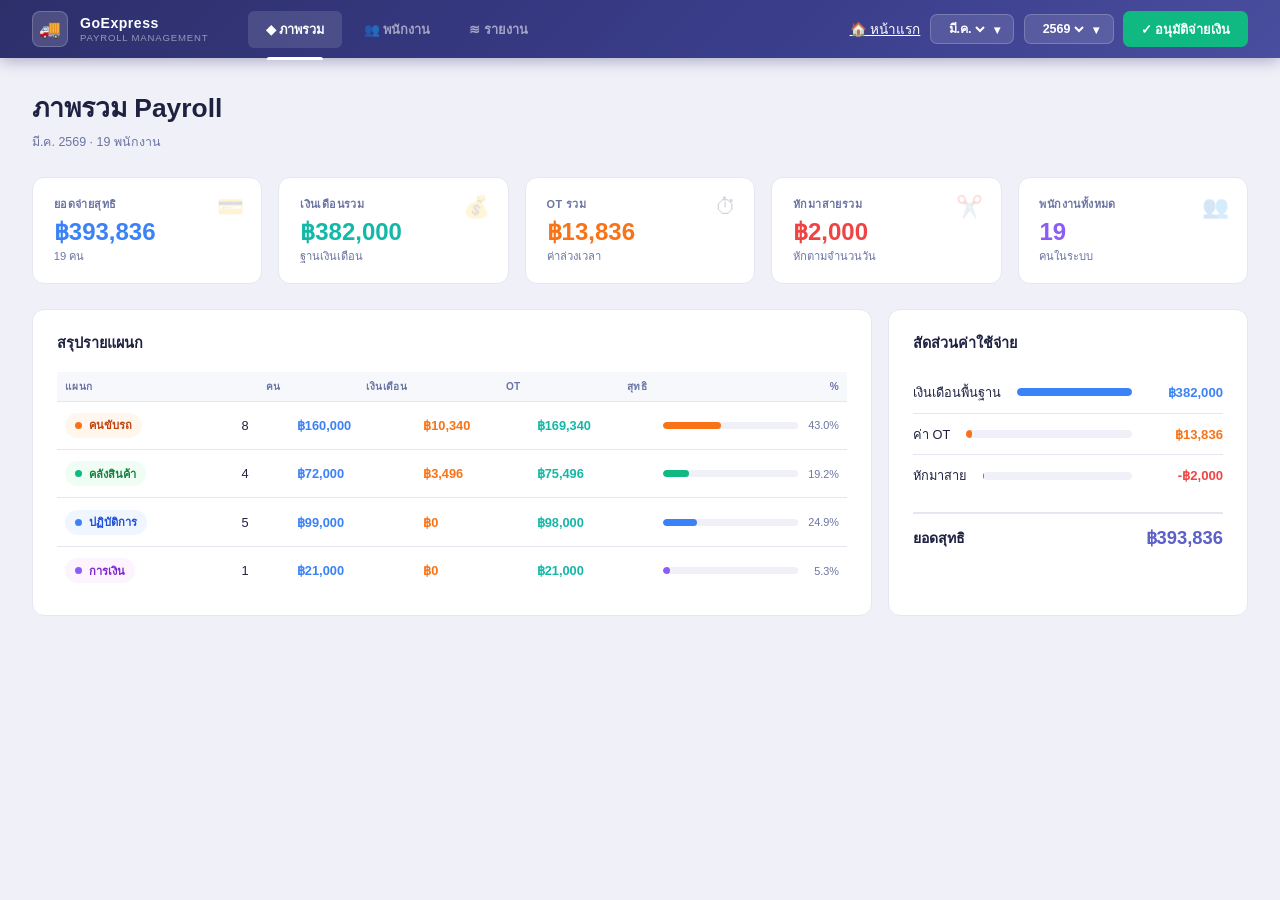
<file: payroll/payroll.html>
<!DOCTYPE html>
<html lang="en">

<head>
  <meta charset="UTF-8">
  <meta name="viewport" content="width=device-width, initial-scale=1.0">
  <title>Payroll</title>
  <link rel="stylesheet" href="payroll.css">
</head>

<body>
  <!-- ══════ TOPNAV ══════ -->
  <nav class="topnav">
    <div class="tn-brand">
      <div class="tn-logo-icon">🚚</div>
      <div class="tn-brand-text">
        <div class="tn-name">GoExpress</div>
        <div class="tn-sub">Payroll Management</div>
      </div>
    </div>
    <div class="tn-tabs">
      <button class="tn-tab act" onclick="switchTab('overview',this)">◆ ภาพรวม</button>
      <button class="tn-tab" onclick="switchTab('employee',this)">👥 พนักงาน</button>
      <button class="tn-tab" onclick="switchTab('report',this)">≋ รายงาน</button>
    </div>
    <div class="tn-right">
      <!-- ปุ่มกลับ -->
      <a href="../index.html" class="btn btn-outline btn-sm"
        style="display:flex;align-items:center;gap:6px;color: white;">
        🏠 หน้าแรก
      </a>
      <div class="period-btn">
        <select id="selMonth" onchange="recalc()">
          <option value="3">มี.ค.</option>
          <option value="2">ก.พ.</option>
          <option value="1">ม.ค.</option>
          <option value="12">ธ.ค.</option>
        </select>
        ▾
      </div>
      <div class="period-btn">
        <select id="selYear" onchange="recalc()">
          <option value="2569">2569</option>
          <option value="2568">2568</option>
        </select>
        ▾
      </div>
      <button class="btn-approve" onclick="approveAll()">✓ อนุมัติจ่ายเงิน</button>
    </div>
  </nav>

  <!-- ══════ OVERVIEW PAGE ══════ -->
  <div class="page act" id="page-overview">
    <div class="pg-title">ภาพรวม Payroll</div>
    <div class="pg-sub" id="ov-sub">มี.ค. 2569 · 19 พนักงาน</div>

    <div class="stat-cards">
      <div class="sc">
        <div class="sc-icon">💳</div>
        <div class="sc-label">ยอดจ่ายสุทธิ</div>
        <div class="sc-val blue" id="sc-net">฿0</div>
        <div class="sc-sub" id="sc-count">0 คน</div>
      </div>
      <div class="sc">
        <div class="sc-icon">💰</div>
        <div class="sc-label">เงินเดือนรวม</div>
        <div class="sc-val teal" id="sc-base">฿0</div>
        <div class="sc-sub">ฐานเงินเดือน</div>
      </div>
      <div class="sc">
        <div class="sc-icon">⏱</div>
        <div class="sc-label">OT รวม</div>
        <div class="sc-val orange" id="sc-ot">฿0</div>
        <div class="sc-sub">ค่าล่วงเวลา</div>
      </div>
      <div class="sc">
        <div class="sc-icon">✂️</div>
        <div class="sc-label">หักมาสายรวม</div>
        <div class="sc-val red" id="sc-late">฿0</div>
        <div class="sc-sub">หักตามจำนวนวัน</div>
      </div>
      <div class="sc">
        <div class="sc-icon">👥</div>
        <div class="sc-label">พนักงานทั้งหมด</div>
        <div class="sc-val purple" id="sc-emp">0</div>
        <div class="sc-sub">คนในระบบ</div>
      </div>
    </div>

    <div class="ov-grid">
      <!-- dept summary -->
      <div class="card">
        <div class="card-title">สรุปรายแผนก</div>
        <table class="dept-table">
          <thead>
            <tr>
              <th>แผนก</th>
              <th class="r">คน</th>
              <th class="r">เงินเดือน</th>
              <th class="r">OT</th>
              <th class="r">สุทธิ</th>
              <th class="r">%</th>
            </tr>
          </thead>
          <tbody id="dept-tbody"></tbody>
        </table>
      </div>
      <!-- breakdown -->
      <div class="card">
        <div class="card-title">สัดส่วนค่าใช้จ่าย</div>
        <div id="bk-rows"></div>
        <div class="bk-total-row">
          <span class="bk-total-label">ยอดสุทธิ</span>
          <span class="bk-total-val" id="bk-total">฿0</span>
        </div>
      </div>
    </div>
  </div>

  <!-- ══════ EMPLOYEE PAGE ══════ -->
  <div class="page" id="page-employee">
    <div class="emp-toolbar">
      <div class="emp-search"><span style="color:var(--muted2)">🔍</span><input type="text" id="empSearch"
          placeholder="ค้นหาพนักงาน..." oninput="renderEmpTable()" /></div>
      <div class="dept-pills">
        <button class="dpill act" onclick="deptFilter('ทั้งหมด',this)">ทั้งหมด</button>
        <button class="dpill" onclick="deptFilter('คนขับรถ',this)">คนขับรถ</button>
        <button class="dpill" onclick="deptFilter('คลังสินค้า',this)">คลังสินค้า</button>
        <button class="dpill" onclick="deptFilter('ปฏิบัติการ',this)">ปฏิบัติการ</button>
        <button class="dpill" onclick="deptFilter('การเงิน',this)">การเงิน</button>
      </div>
      <button class="btn-add" onclick="openAdd()">+ เพิ่มพนักงาน</button>
    </div>
    <div class="emp-table-wrap">
      <table>
        <thead>
          <tr>
            <th style="width:55px;">รหัส</th>
            <th>ชื่อ-นามสกุล</th>
            <th>แผนก</th>
            <th class="r">เงินเดือน</th>
            <th class="r">OT</th>
            <th class="r" style="color:var(--red);">มาสาย</th>
            <th class="r">สุทธิ</th>
            <th style="text-align:right;width:200px;">จัดการ</th>
          </tr>
        </thead>
        <tbody id="emp-tbody"></tbody>
      </table>
    </div>
  </div>

  <!-- ══════ REPORT PAGE ══════ -->
  <div class="page" id="page-report">
    <div class="pg-title">รายงาน Payroll</div>
    <div class="pg-sub">สรุปข้อมูลเงินเดือนประจำเดือน</div>
    <div class="report-grid">
      <div class="report-card">
        <div class="card-title">📊 สรุปภาพรวม</div>
        <table class="dept-table" id="report-summary-table"></table>
        <div class="export-row">
          <button class="exp-btn" onclick="toast('📥','ส่งออก Excel แล้ว')">📥 Excel</button>
          <button class="exp-btn" onclick="toast('📄','ส่งออก PDF แล้ว')">📄 PDF</button>
          <button class="exp-btn" onclick="toast('🖨️','กำลังพิมพ์...')">🖨️ พิมพ์</button>
        </div>
      </div>
      <div class="report-card">
        <div class="card-title">📋 รายการพนักงาน</div>
        <table class="dept-table" id="report-emp-table"></table>
      </div>
    </div>
  </div>

  <!-- ══════ SLIP OVERLAY ══════ -->
  <div class="overlay" id="slipOverlay" onclick="closeOv('slipOverlay',event)">
    <div class="slip-modal">
      <div class="slip-hd">
        <span class="slip-hd-title">สลิปเงินเดือน</span>
        <div class="slip-hd-x" onclick="closeModal('slipOverlay')">✕</div>
      </div>
      <div class="slip-body">
        <div class="slip-info-grid">
          <div class="sig">
            <div class="sig-label">รหัส</div>
            <div class="sig-val" id="sl-id">—</div>
          </div>
          <div class="sig">
            <div class="sig-label">ชื่อ</div>
            <div class="sig-val" id="sl-name">—</div>
          </div>
          <div class="sig">
            <div class="sig-label">แผนก</div>
            <div class="sig-val" id="sl-dept">—</div>
          </div>
          <div class="sig">
            <div class="sig-label">ตำแหน่ง</div>
            <div class="sig-val" id="sl-pos">—</div>
          </div>
        </div>
        <div class="slip-section-label">รายได้</div>
        <div class="slip-line"><span class="sl-name">เงินเดือน</span><span class="sl-val green" id="sl-base">—</span>
        </div>
        <div class="slip-line"><span class="sl-name">OT</span><span class="sl-val green" id="sl-ot">—</span></div>
        <div class="slip-subtotal">
          <span class="lbl">รวมรายได้</span>
          <span class="val green" id="sl-income-total">—</span>
        </div>
        <div class="slip-section-label red">รายการหัก</div>
        <div class="slip-line"><span class="sl-name">หักมาสาย</span><span class="sl-val red" id="sl-late">—</span></div>
        <div class="slip-subtotal">
          <span class="lbl">รวมหัก</span>
          <span class="val red" id="sl-deduct-total">—</span>
        </div>
        <div class="slip-net">
          <span class="slip-net-label">เงินได้สุทธิ</span>
          <span class="slip-net-val" id="sl-net">—</span>
        </div>
        <div class="slip-actions">
          <button class="btn-close" onclick="closeModal('slipOverlay')">ปิด</button>
          <button class="btn-print" onclick="toast('🖨️','พิมพ์สลิป '+currentSlipId);closeModal('slipOverlay')">🖨️
            พิมพ์สลิป</button>
        </div>
      </div>
    </div>
  </div>

  <!-- ══════ ADD/EDIT OVERLAY ══════ -->
  <div class="overlay" id="addOverlay" onclick="closeOv('addOverlay',event)">
    <div class="add-modal">
      <div class="add-hd">
        <span class="add-hd-title" id="addModalTitle">+ เพิ่มพนักงาน</span>
        <div class="slip-hd-x" onclick="closeModal('addOverlay')">✕</div>
      </div>
      <div class="add-body">
        <div class="form-row2">
          <div class="fg"><label class="fl">รหัสพนักงาน</label><input class="fi" id="f-code" placeholder="E001" /></div>
          <div class="fg"><label class="fl">ชื่อ-นามสกุล</label><input class="fi" id="f-name" placeholder="นาย..." />
          </div>
        </div>
        <div class="form-row2">
          <div class="fg"><label class="fl">แผนก</label>
            <select class="fs" id="f-dept">
              <option>คนขับรถ</option>
              <option>คลังสินค้า</option>
              <option>ปฏิบัติการ</option>
              <option>การเงิน</option>
            </select>
          </div>
          <div class="fg"><label class="fl">ตำแหน่ง</label><input class="fi" id="f-pos" placeholder="พนักงาน..." />
          </div>
        </div>
        <div class="form-row2">
          <div class="fg"><label class="fl">เงินเดือนฐาน (฿)</label><input class="fi" id="f-base" type="number"
              placeholder="18000" /></div>
          <div class="fg"><label class="fl">OT ชั่วโมง</label><input class="fi" id="f-ot-hrs" type="number"
              placeholder="0" min="0" /></div>
        </div>
        <div class="form-row2">
          <div class="fg"><label class="fl">อัตรา OT ต่อชั่วโมง (฿)</label><input class="fi" id="f-ot-rate"
              type="number" placeholder="100" min="0" /></div>
          <div class="fg"><label class="fl">จำนวนวันมาสาย</label><input class="fi" id="f-late" type="number"
              placeholder="0" min="0" /></div>
        </div>
        <div class="add-actions">
          <button class="btn-close" onclick="closeModal('addOverlay')">ยกเลิก</button>
          <button class="btn-save" id="addSaveBtn" onclick="saveEmployee()">💾 บันทึก</button>
        </div>
      </div>
    </div>
  </div>

  <!-- ══════ CONFIRM OVERLAY ══════ -->
  <div class="overlay" id="confirmOverlay">
    <div class="confirm-box">
      <div class="confirm-title">⚠️ ยืนยันการลบ</div>
      <div class="confirm-msg" id="confirmMsg">ลบพนักงานนี้ออกจากระบบ?</div>
      <div class="confirm-btns">
        <button class="btn-ccancel" onclick="closeModal('confirmOverlay')">ยกเลิก</button>
        <button class="btn-cdel" id="confirmDelBtn">ลบเลย</button>
      </div>
    </div>
  </div>

  <!-- ══════ TOAST ══════ -->
  <div class="toast" id="toast"><span id="t-icon">✅</span>&nbsp;<span id="t-msg">—</span></div>
  <script src="payroll.js"></script>
</body>

</html>
</file>
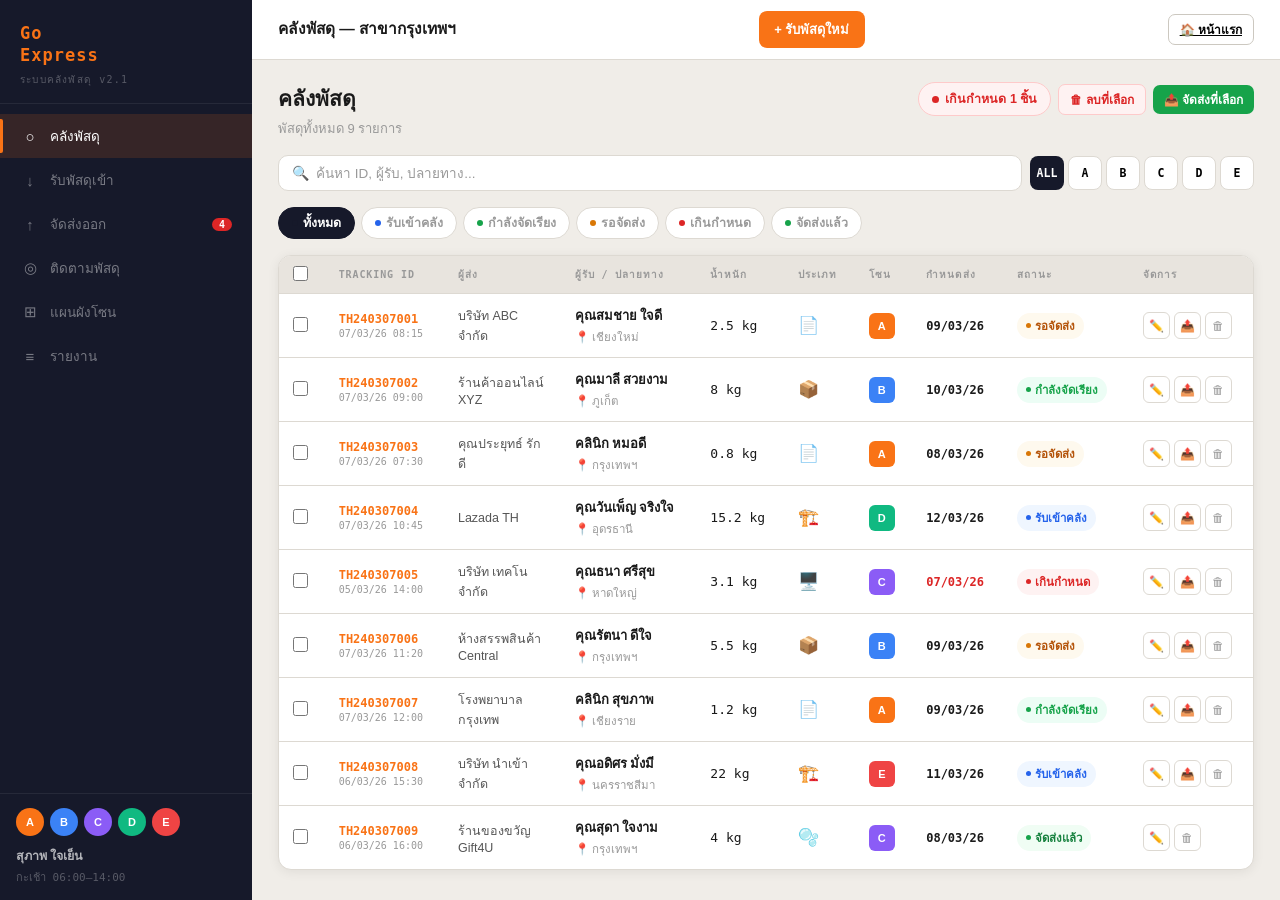
<file: pms/pms.html>
<!DOCTYPE html>
<html lang="en">

<head>
  <meta charset="UTF-8">
  <meta name="viewport" content="width=device-width, initial-scale=1.0">
  <title>Parcel management system</title>
  <link rel="stylesheet" href="pms.css">
</head>

<body>
  <!-- SIDEBAR -->
  <aside class="sb">
    <div class="sb-brand">
      <div class="sb-logo">Go<br>Express</div>
      <div class="sb-sys">ระบบคลังพัสดุ v2.1</div>
    </div>
    <nav class="sb-nav">
      <div class="nav-item active" data-p="warehouse" onclick="nav(this,'warehouse')"><span
          class="nav-icon">○</span>คลังพัสดุ</div>
      <div class="nav-item" data-p="receive" onclick="nav(this,'receive')"><span class="nav-icon">↓</span>รับพัสดุเข้า
      </div>
      <div class="nav-item" data-p="sendout" onclick="nav(this,'sendout')"><span class="nav-icon">↑</span>จัดส่งออก<span
          class="nav-badge" id="sendBadge">0</span></div>
      <div class="nav-item" data-p="tracking" onclick="nav(this,'tracking')"><span class="nav-icon">◎</span>ติดตามพัสดุ
      </div>
      <div class="nav-item" data-p="zones" onclick="nav(this,'zones')"><span class="nav-icon">⊞</span>แผนผังโซน</div>
      <div class="nav-item" data-p="report" onclick="nav(this,'report')"><span class="nav-icon">≡</span>รายงาน</div>
    </nav>
    <div class="sb-foot">
      <div class="zone-row">
        <div class="zp" style="background:var(--za)" onclick="filterZoneGo('A')">A</div>
        <div class="zp" style="background:var(--zb)" onclick="filterZoneGo('B')">B</div>
        <div class="zp" style="background:var(--zc)" onclick="filterZoneGo('C')">C</div>
        <div class="zp" style="background:var(--zd)" onclick="filterZoneGo('D')">D</div>
        <div class="zp" style="background:var(--ze)" onclick="filterZoneGo('E')">E</div>
      </div>
      <div class="sb-user">สุภาพ ใจเย็น</div>
      <div class="sb-shift">กะเช้า 06:00–14:00</div>
    </div>
  </aside>

  <!-- MAIN -->
  <main class="main">
    <header class="topbar">
      <div>
        <div class="tb-title" id="topTitle">คลังพัสดุ — สาขากรุงเทพฯ</div>
        <div class="tb-meta" id="topMeta"></div>
      </div>
      <button class="btn btn-orange" onclick="nav(document.querySelector('[data-p=receive]'),'receive')">+
        รับพัสดุใหม่</button>
      <a href="../index.html" class="btn btn-outline btn-sm"
        style="display:flex;align-items:center;gap:6px;color: rgb(0, 0, 0);">
        🏠 หน้าแรก
      </a>
    </header>
    <div class="content">

      <!-- PAGE: คลังพัสดุ -->
      <div class="page active" id="page-warehouse">
        <div class="ph">
          <div>
            <div class="ph-title">คลังพัสดุ</div>
            <div class="ph-sub" id="whSub">พัสดุทั้งหมด 0 รายการ</div>
          </div>
          <div style="display:flex;gap:7px;align-items:center;flex-wrap:wrap">
            <div class="overdue-pill" id="overduePill" onclick="filterStatusGo('s-late')">
              <div class="blink"></div><span id="overdueLabel">เกินกำหนด 0 ชิ้น</span>
            </div>
            <button class="btn btn-red btn-sm" onclick="deleteSelected()">🗑 ลบที่เลือก</button>
            <button class="btn btn-green btn-sm" onclick="sendSelectedWH()">📤 จัดส่งที่เลือก</button>
          </div>
        </div>
        <div class="srow">
          <div class="sbox"><span style="color:var(--text-muted)">🔍</span><input id="whQ"
              placeholder="ค้นหา ID, ผู้รับ, ปลายทาง..." oninput="renderWH()"></div>
          <div class="zbtns">
            <button class="zbtn all on" data-z="ALL" onclick="setZF(this,'ALL')">ALL</button>
            <button class="zbtn" data-z="A" onclick="setZF(this,'A')">A</button>
            <button class="zbtn" data-z="B" onclick="setZF(this,'B')">B</button>
            <button class="zbtn" data-z="C" onclick="setZF(this,'C')">C</button>
            <button class="zbtn" data-z="D" onclick="setZF(this,'D')">D</button>
            <button class="zbtn" data-z="E" onclick="setZF(this,'E')">E</button>
          </div>
        </div>
        <div class="spills" id="statusPills">
          <div class="spill on" data-s="all" onclick="setSF(this,'all')"><span class="dot"
              style="background:var(--sb)"></span>ทั้งหมด</div>
          <div class="spill" data-s="s-recv" onclick="setSF(this,'s-recv')"><span class="dot"
              style="background:var(--blue)"></span>รับเข้าคลัง</div>
          <div class="spill" data-s="s-sort" onclick="setSF(this,'s-sort')"><span class="dot"
              style="background:var(--green)"></span>กำลังจัดเรียง</div>
          <div class="spill" data-s="s-wait" onclick="setSF(this,'s-wait')"><span class="dot"
              style="background:var(--yellow)"></span>รอจัดส่ง</div>
          <div class="spill" data-s="s-late" onclick="setSF(this,'s-late')"><span class="dot"
              style="background:var(--red)"></span>เกินกำหนด</div>
          <div class="spill" data-s="s-sent" onclick="setSF(this,'s-sent')"><span class="dot"
              style="background:var(--green)"></span>จัดส่งแล้ว</div>
        </div>
        <div class="twrap">
          <table>
            <thead>
              <tr>
                <th><input type="checkbox" class="chk" id="chkAll" onclick="toggleAll(this)"></th>
                <th>TRACKING ID</th>
                <th>ผู้ส่ง</th>
                <th>ผู้รับ / ปลายทาง</th>
                <th>น้ำหนัก</th>
                <th>ประเภท</th>
                <th>โซน</th>
                <th>กำหนดส่ง</th>
                <th>สถานะ</th>
                <th>จัดการ</th>
              </tr>
            </thead>
            <tbody id="whBody"></tbody>
          </table>
        </div>
      </div>

      <!-- PAGE: รับพัสดุเข้า -->
      <div class="page" id="page-receive">
        <div class="ph">
          <div>
            <div class="ph-title">รับพัสดุเข้าคลัง</div>
            <div class="ph-sub">กรอกข้อมูลพัสดุที่รับเข้าใหม่</div>
          </div>
        </div>
        <div class="wiz-steps">
          <div class="ws">
            <div class="ws-c cur" id="ws1">1</div>
            <div class="ws-l cur" id="wl1">ข้อมูลพัสดุ</div>
          </div>
          <div class="wline" id="wln1"></div>
          <div class="ws">
            <div class="ws-c" id="ws2">2</div>
            <div class="ws-l" id="wl2">ตำแหน่งจัดเก็บ</div>
          </div>
          <div class="wline" id="wln2"></div>
          <div class="ws">
            <div class="ws-c" id="ws3">3</div>
            <div class="ws-l" id="wl3">ยืนยัน</div>
          </div>
        </div>
        <!-- Step 1 -->
        <div class="wform" id="step1">
          <div class="fgrid">
            <div class="fg full"><label class="flabel">ชื่อผู้ส่ง *</label><input class="finput" id="f-sender"
                placeholder="บริษัท / ชื่อผู้ส่ง"></div>
            <div class="fg"><label class="flabel">ต้นทาง</label><input class="finput" id="f-from"
                placeholder="เช่น กรุงเทพฯ"></div>
            <div class="fg"><label class="flabel">ชื่อผู้รับ *</label><input class="finput" id="f-recv"
                placeholder="ชื่อผู้รับ"></div>
            <div class="fg"><label class="flabel">ปลายทาง *</label><input class="finput" id="f-dest"
                placeholder="เช่น เชียงใหม่"></div>
            <div class="fg"><label class="flabel">น้ำหนัก (KG) *</label><input class="finput" id="f-weight"
                type="number" step="0.1" min="0.1" placeholder="0.0"></div>
            <div class="fg"><label class="flabel">ประเภทพัสดุ</label>
              <select class="fsel" id="f-type">
                <option value="📄">📄 เอกสาร</option>
                <option value="📦" selected>📦 สินค้า</option>
                <option value="🖥️">🖥️ อิเล็กทรอนิกส์</option>
                <option value="🏗️">🏗️ ขนาดใหญ่</option>
                <option value="🫧">🫧 เปราะบาง</option>
              </select>
            </div>
            <div class="fg"><label class="flabel">กำหนดส่ง *</label><input class="finput" id="f-dl" type="date"></div>
            <div class="fg"><label class="flabel">หมายเหตุ</label><input class="finput" id="f-note"
                placeholder="(ไม่บังคับ)"></div>
          </div>
          <button class="btn-next" onclick="wNext(2)">ถัดไป →</button>
        </div>
        <!-- Step 2 -->
        <div class="wform" id="step2" style="display:none">
          <div style="font-size:15px;font-weight:700;margin-bottom:14px">เลือกโซนจัดเก็บ</div>
          <div class="zpick" id="zonePick"></div>
          <div id="slotSec" style="display:none;margin-top:16px">
            <div style="font-size:13px;font-weight:600;color:var(--text-muted);margin-bottom:7px">เลือกช่องว่าง <span
                style="font-size:11px">(สีเทา)</span></div>
            <div class="slot-grid" id="slotPick"></div>
            <div style="margin-top:7px;font-size:12.5px;color:var(--text-muted)">เลือกแล้ว: <strong id="pickedLabel"
                style="color:var(--orange)">—</strong></div>
          </div>
          <div style="display:flex;gap:9px;margin-top:18px">
            <button class="btn btn-ghost" onclick="wNext(1)">← ย้อนกลับ</button>
            <button class="btn-next" style="flex:1;margin-top:0" onclick="wNext(3)">ถัดไป →</button>
          </div>
        </div>
        <!-- Step 3 -->
        <div class="wform" id="step3" style="display:none">
          <div style="font-size:15px;font-weight:700;margin-bottom:14px">✅ ยืนยันข้อมูลพัสดุ</div>
          <div id="confirmGrid"
            style="background:var(--bg);border-radius:9px;padding:16px;border:1px solid var(--border);display:grid;grid-template-columns:1fr 1fr;gap:8px;font-size:13.5px;line-height:2.1;margin-bottom:14px">
          </div>
          <div style="display:flex;gap:9px">
            <button class="btn btn-ghost" onclick="wNext(2)">← แก้ไข</button>
            <button class="btn-next" style="flex:1;margin-top:0;background:var(--green)" id="confirmBtn">✅
              ยืนยันรับพัสดุเข้าคลัง</button>
          </div>
        </div>
      </div>

      <!-- PAGE: จัดส่งออก -->
      <div class="page" id="page-sendout">
        <div class="ph">
          <div>
            <div class="ph-title">จัดส่งพัสดุออก</div>
            <div class="ph-sub" id="sendSub">รอจัดส่ง 0 รายการ</div>
          </div>
          <div style="display:flex;gap:7px">
            <button class="btn btn-ghost btn-sm" onclick="selAllSend()">เลือกทั้งหมด</button>
            <button class="btn btn-dark btn-sm" onclick="openSendConfirm()">📤 จัดส่งที่เลือก</button>
          </div>
        </div>
        <div class="twrap">
          <table>
            <thead>
              <tr>
                <th><input type="checkbox" class="chk" id="sendAll" onclick="toggleSendAll(this)"></th>
                <th>TRACKING ID</th>
                <th>ผู้รับ / ปลายทาง</th>
                <th>โซน/ช่อง</th>
                <th>น้ำหนัก</th>
                <th>กำหนดส่ง</th>
                <th>สถานะ</th>
                <th>จัดการ</th>
              </tr>
            </thead>
            <tbody id="sendBody"></tbody>
          </table>
        </div>
      </div>

      <!-- PAGE: ติดตามพัสดุ -->
      <div class="page" id="page-tracking">
        <div class="ph">
          <div>
            <div class="ph-title">ติดตามพัสดุ</div>
            <div class="ph-sub">ค้นหาด้วย Tracking ID หรือชื่อผู้รับ</div>
          </div>
        </div>
        <div style="display:flex;gap:8px">
          <div class="tbox"><span style="color:var(--text-muted)">🔍</span><input id="trackQ"
              placeholder="เช่น TH240307001 หรือ คุณสมชาย..." oninput="renderTrack()"></div>
          <button class="btn btn-dark" onclick="renderTrack()">ค้นหา</button>
          <button class="btn btn-ghost" onclick="document.getElementById('trackQ').value='';renderTrack()">✕
            ล้าง</button>
        </div>
        <div style="font-size:12px;color:var(--text-muted)" id="trackLabel">พัสดุทั้งหมดในระบบ</div>
        <div id="trackList" style="display:flex;flex-direction:column;gap:7px"></div>
      </div>

      <!-- PAGE: แผนผังโซน -->
      <div class="page" id="page-zones">
        <div class="ph">
          <div>
            <div class="ph-title">แผนผังโซน</div>
            <div class="ph-sub">ภาพรวมพื้นที่จัดเก็บ</div>
          </div>
          <button class="btn btn-outline btn-sm" onclick="renderZones()">🔄 รีเฟรช</button>
        </div>
        <div class="zone5" id="zonePage"></div>
      </div>

      <!-- PAGE: รายงาน -->
      <div class="page" id="page-report">
        <div class="ph">
          <div>
            <div class="ph-title">รายงานสรุป</div>
            <div class="ph-sub" id="rDate"></div>
          </div>
          <div style="display:flex;gap:7px">
            <button class="btn btn-outline btn-sm" onclick="renderReport()">🔄 รีเฟรช</button>
            <button class="btn btn-dark btn-sm" onclick="window.print()">🖨️ พิมพ์ / PDF</button>
          </div>
        </div>
        <div class="stats4" id="rStats"></div>
        <div class="rcharts" id="rCharts"></div>
      </div>

    </div>
  </main>

  <!-- MODAL: แก้ไข/ดูรายละเอียด -->
  <div class="ov" id="ov-detail">
    <div class="modal wide">
      <div class="mhead">
        <div class="mtitle" id="detailTitle">รายละเอียดพัสดุ</div>
        <div class="mclose" onclick="closeOv('detail')">✕</div>
      </div>
      <div class="mbody">
        <div id="detailInfo"
          style="background:var(--bg);border-radius:9px;padding:14px;border:1px solid var(--border);display:grid;grid-template-columns:1fr 1fr;gap:6px;font-size:13.5px;line-height:2.1">
        </div>
        <div class="fg"><label class="flabel">เปลี่ยนสถานะเป็น</label>
          <select class="fsel" id="detailStatus">
            <option value="s-recv">รับเข้าคลัง</option>
            <option value="s-sort">กำลังจัดเรียง</option>
            <option value="s-wait">รอจัดส่ง</option>
            <option value="s-late">เกินกำหนด</option>
            <option value="s-sent">จัดส่งแล้ว</option>
          </select>
        </div>
        <div class="fg"><label class="flabel">หมายเหตุ</label><input class="finput" id="detailNote"
            placeholder="(ไม่บังคับ)"></div>
        <div
          style="font-size:10px;font-weight:600;text-transform:uppercase;letter-spacing:.9px;color:var(--text-muted);font-family:'IBM Plex Mono',monospace">
          ประวัติสถานะ</div>
        <div class="tl" id="detailTL"></div>
      </div>
      <div class="mfoot">
        <button class="btn btn-ghost btn-sm" onclick="closeOv('detail')">ยกเลิก</button>
        <button class="btn btn-orange btn-sm" onclick="saveDetail()">💾 บันทึกสถานะ</button>
        <button class="btn btn-green btn-sm" onclick="markSent()">📤 จัดส่งเลย</button>
      </div>
    </div>
  </div>

  <!-- MODAL: ยืนยันลบ -->
  <div class="ov" id="ov-del">
    <div class="modal" style="width:360px">
      <div class="mhead">
        <div class="mtitle">ยืนยันการลบ</div>
        <div class="mclose" onclick="closeOv('del')">✕</div>
      </div>
      <div class="mbody">
        <div class="cbox">
          <div class="cbox-icon">🗑️</div>
          <div class="cbox-title">ลบพัสดุนี้?</div>
          <div class="cbox-desc">ลบ <strong id="delId" style="color:var(--red)"></strong>
            ออกจากระบบ<br>ไม่สามารถกู้คืนได้</div>
        </div>
      </div>
      <div class="mfoot"><button class="btn btn-ghost btn-sm" onclick="closeOv('del')">ยกเลิก</button><button
          class="btn btn-red btn-sm" onclick="doDelete()">🗑 ลบเลย</button></div>
    </div>
  </div>

  <!-- MODAL: ยืนยันจัดส่ง -->
  <div class="ov" id="ov-send">
    <div class="modal" style="width:400px">
      <div class="mhead">
        <div class="mtitle">📤 ยืนยันจัดส่ง</div>
        <div class="mclose" onclick="closeOv('send')">✕</div>
      </div>
      <div class="mbody">
        <div class="cbox">
          <div class="cbox-icon">📦</div>
          <div class="cbox-title" id="sendTitle">จัดส่งพัสดุ?</div>
          <div class="cbox-desc" id="sendDesc"></div>
        </div>
        <div class="fg"><label class="flabel">พนักงานขับรถ</label>
          <select class="fsel" id="driverSel">
            <option>สมชาย รักงาน</option>
            <option>วิชัย ขยัน</option>
            <option>ประสิทธิ์ ดีใจ</option>
          </select>
        </div>
        <div class="fg"><label class="flabel">ทะเบียนรถ</label>
          <select class="fsel" id="truckSel">
            <option>กข-1234 กรุงเทพ</option>
            <option>งจ-5678 กรุงเทพ</option>
            <option>ขค-9012 นนทบุรี</option>
          </select>
        </div>
      </div>
      <div class="mfoot"><button class="btn btn-ghost btn-sm" onclick="closeOv('send')">ยกเลิก</button><button
          class="btn btn-green btn-sm" onclick="doSend()">✅ ยืนยันจัดส่ง</button></div>
    </div>
  </div>

  <div class="tw" id="toastWrap"></div>
  <script src="pms.js"></script>
</body>

</html>
</file>
<file: index.css>
:root {
      --bg: #ffffff; --surface: #112345; --surface2: #191d24;
      --accent: #203f95; --accent2: #fb923c;
      --text: #f0f2f5; --muted: #6b7280; --border: rgba(255,255,255,0.07);
      --green: #22c55e; --blue: #3b82f6; --yellow: #f59e0b;
      --red: #912c2c;
    }
    *, *::before, *::after { box-sizing: border-box; margin: 0; padding: 0; }
    html { scroll-behavior: smooth; }
    body { background: var(--bg); color: var(--text); font-family: 'IBM Plex Sans Thai', sans-serif; overflow-x: hidden; }

    /* ─── PAGE SYSTEM ─── */
    .page { display: none; min-height: 100vh; padding-top: 72px; }
    .page.active { display: block; }

    /* ─── NAV ─── */
    nav {
      position: fixed; top: 0; width: 100%; z-index: 1000;
      display: flex; align-items: center; justify-content: space-between;
      padding: 1.1rem 6vw;
      background: rgba(10,12,16,0.92); backdrop-filter: blur(16px);
      border-bottom: 1px solid var(--border);
    }
 
    .logo { font-family: 'Kanit', sans-serif; font-weight: 900; font-size: 1.5rem; letter-spacing: -0.5px; color: var(--text); cursor: pointer; }
    .logo span { color: var(--accent); }
    
    nav ul { list-style: none; display: flex; gap: 0.3rem; }
    nav ul a {
      color: var(--text); text-decoration: none; font-size: 0.875rem; font-weight: 500;
      padding: 0.45rem 0.9rem; border-radius: 6px; transition: all 0.2s; cursor: pointer; display: block;
    }
    nav ul a:hover { color: var(--text); background: rgba(255,255,255,0.06); }
    nav ul a.active { color: var(--accent2); background: rgba(249,115,22,0.08); }
    .nav-cta {
      background: var(--accent); color: #fff; padding: 0.55rem 1.3rem;
      border-radius: 6px; font-size: 0.85rem; font-weight: 600;
      border: none; cursor: pointer; transition: all 0.2s; font-family: inherit;
    }
    .nav-cta a { color: #fff; text-decoration: none; }
    .nav-cta:hover { background: var(--accent2); transform: translateY(-1px); }

    .nav-right{display:flex;align-items:center;gap:0.6rem;}
.nav-login-btn{background:transparent;color:var(--text);padding:0.5rem 1rem;border-radius:6px;font-size:0.85rem;font-weight:600;border:1px solid var(--border);cursor:pointer;transition:all 0.2s;font-family:inherit;display:flex;align-items:center;gap:0.4rem;}
.nav-login-btn:hover{border-color:rgba(255,255,255,0.25);background:rgba(255,255,255,0.05);}
.nav-cta{background:var(--accent);color:#fff;padding:0.5rem 1.2rem;border-radius:6px;font-size:0.85rem;font-weight:600;border:none;cursor:pointer;transition:all 0.2s;font-family:inherit;}
.nav-cta:hover{background:var(--accent2);transform:translateY(-1px);}
.nav-avatar{display:none;width:32px;height:32px;border-radius:50%;background:linear-gradient(135deg,var(--accent),#a855f7);align-items:center;justify-content:center;font-weight:700;font-size:0.8rem;color:#fff;cursor:pointer;border:2px solid rgba(249,115,22,0.4);}
.nav-avatar.show{display:flex;}
.nav-uname{display:none;font-size:0.83rem;font-weight:600;color:var(--text);}
.nav-uname.show{display:block;}
.nav-logout{display:none;font-size:0.8rem;color:var(--muted);background:none;border:none;cursor:pointer;font-family:inherit;padding:0;transition:color 0.2s;}
.nav-logout:hover{color:var(--text);}
.nav-logout.show{display:block;}

/* AUTH MODAL */
.modal-overlay{display:none;position:fixed;inset:0;z-index:9000;background:rgba(0,0,0,0.75);backdrop-filter:blur(8px);align-items:center;justify-content:center;}
.modal-overlay.open{display:flex;animation:mfadeIn 0.2s ease;}
@keyframes mfadeIn{from{opacity:0}to{opacity:1}}
.auth-modal{background:var(--surface);border:1px solid var(--border);border-radius:20px;width:100%;max-width:420px;margin:1rem;position:relative;overflow:hidden;animation:mslideUp 0.28s ease;}
@keyframes mslideUp{from{opacity:0;transform:translateY(22px)}to{opacity:1;transform:translateY(0)}}
.auth-rainbow{height:4px;background:linear-gradient(90deg,#f97316,#fb923c,#a855f7,#3b82f6);}
.auth-body{padding:2rem 2.2rem 2.2rem;}
.auth-close{position:absolute;top:0.9rem;right:0.9rem;width:30px;height:30px;border-radius:50%;background:rgba(255,255,255,0.07);border:none;color:var(--muted);cursor:pointer;font-size:1rem;display:flex;align-items:center;justify-content:center;transition:all 0.2s;}
.auth-close:hover{background:rgba(255,255,255,0.13);color:var(--text);}
.auth-logo-txt{font-family:'Kanit',sans-serif;font-weight:900;font-size:1.15rem;color:var(--text);}
.auth-logo-txt span{color:var(--accent);}
.auth-greet{color:var(--muted);font-size:0.81rem;margin-top:0.15rem;}
.auth-tabs{display:flex;background:var(--surface2);border-radius:8px;padding:3px;margin:1.3rem 0 1.5rem;gap:2px;}
.auth-tab{flex:1;padding:0.52rem;border-radius:6px;font-size:0.875rem;font-weight:600;cursor:pointer;border:none;background:transparent;color:var(--muted);transition:all 0.2s;font-family:inherit;}
.auth-tab.active{background:var(--surface);color:var(--text);box-shadow:0 1px 5px rgba(0,0,0,0.4);}
.auth-form{display:none;flex-direction:column;gap:0.95rem;}
.auth-form.active{display:flex;animation:fadeUp 0.28s ease;}
@keyframes fadeUp{from{opacity:0;transform:translateY(12px)}to{opacity:1;transform:translateY(0)}}
.afield{display:flex;flex-direction:column;gap:0.38rem;}
.alabel{font-size:0.79rem;font-weight:600;color:var(--muted);}
.ainput-w{position:relative;}
.ainput{width:100%;background:var(--surface2);border:1.5px solid var(--border);color:var(--text);padding:0.73rem 2.4rem 0.73rem 1rem;border-radius:8px;font-size:0.9rem;font-family:inherit;outline:none;transition:border-color 0.2s;}
.ainput:focus{border-color:var(--accent);}
.ainput-icon{position:absolute;right:0.85rem;top:50%;transform:translateY(-50%);color:var(--muted);pointer-events:none;display:flex;align-items:center;}
.ainput-eye{position:absolute;right:0.85rem;top:50%;transform:translateY(-50%);color:var(--muted);cursor:pointer;background:none;border:none;padding:0;display:flex;align-items:center;transition:color 0.2s;}
.ainput-eye:hover{color:var(--text);}
.arow{display:flex;justify-content:space-between;align-items:center;}
.acheck{display:flex;align-items:center;gap:0.45rem;font-size:0.79rem;color:var(--muted);cursor:pointer;}
.acheck input{accent-color:var(--accent);}
.aforgot{font-size:0.79rem;color:var(--accent);cursor:pointer;background:none;border:none;font-family:inherit;padding:0;transition:opacity 0.2s;}
.aforgot:hover{opacity:0.75;}
.asubmit{width:100%;background:var(--accent);color:#fff;border:none;padding:0.82rem;border-radius:8px;font-weight:700;font-size:0.95rem;cursor:pointer;font-family:inherit;transition:all 0.2s;margin-top:0.1rem;}
.asubmit:hover{background:var(--accent2);transform:translateY(-1px);box-shadow:0 6px 20px rgba(249,115,22,0.35);}
.adivider{display:flex;align-items:center;gap:0.8rem;color:var(--muted);font-size:0.76rem;}
.adivider::before,.adivider::after{content:'';flex:1;height:1px;background:var(--border);}
.asocials{display:flex;gap:0.65rem;}
.asocial{flex:1;background:var(--surface2);border:1px solid var(--border);color:var(--text);padding:0.62rem;border-radius:8px;font-size:0.8rem;font-weight:600;cursor:pointer;font-family:inherit;transition:all 0.2s;display:flex;align-items:center;justify-content:center;gap:0.4rem;}
.asocial:hover{border-color:rgba(255,255,255,0.2);background:rgba(255,255,255,0.05);}
.aswitch{text-align:center;font-size:0.8rem;color:var(--muted);}
.aswitch span{color:var(--accent);cursor:pointer;font-weight:600;}
.aswitch span:hover{opacity:0.8;}
.a2col{display:grid;grid-template-columns:1fr 1fr;gap:0.85rem;}
.aterms{display:flex;align-items:flex-start;gap:0.5rem;font-size:0.78rem;color:var(--muted);line-height:1.5;}
.aterms input{margin-top:2px;accent-color:var(--accent);flex-shrink:0;}
.aterms a{color:var(--accent);text-decoration:none;}
.auth-success{display:none;flex-direction:column;align-items:center;gap:0.75rem;text-align:center;padding:0.8rem 0;}
.auth-success.show{display:flex;animation:fadeUp 0.35s ease;}
.asuc-icon{font-size:3rem;}
.auth-success h3{font-family:'Kanit',sans-serif;font-weight:700;font-size:1.2rem;}
.auth-success p{color:var(--muted);font-size:0.86rem;}

    /* ─── SHARED ─── */
    .section-label { display: inline-block; color: var(--accent); font-weight: 600; font-size: 0.78rem; letter-spacing: 2px; text-transform: uppercase; margin-bottom: 0.7rem; }
    .section-title { font-family: 'Kanit', sans-serif; color: var(--accent2) ;font-weight: 800; font-size: clamp(1.8rem,3vw,2.8rem); line-height: 1.1; margin-bottom: 1rem; }
    .section-desc { color: var(--muted); font-size: 0.95rem; line-height: 1.7; max-width: 500px; }
    
    .btn-primary { background: var(--accent); color: #fff; padding: 0.8rem 1.8rem; border-radius: 8px; font-weight: 700; font-size: 0.9rem; 
                  border: none; cursor: pointer; transition: all 0.2s; display: inline-flex; align-items: center; gap: 0.5rem; 
                  font-family: inherit; }
    .btn-primary:hover { background: var(--accent2); transform: translateY(-2px); box-shadow: 0 8px 24px rgba(249,115,22,0.35);
                        color: var(--accent); }

    .btn-ghost { background: var(--accent2); color: var(--accent); padding: 0.8rem 1.8rem; border-radius: 8px; font-weight: 700; 
                  font-size: 0.9rem; border: none; cursor: pointer; transition: all 0.2s; display: inline-flex; 
                  align-items: center; gap: 0.5rem; font-family: inherit; }
    .btn-ghost:hover { border-color: rgba(255,255,255,0.2); background: var(--red); color: var(--accent2);}

    /* ─── PAGE HEADER ─── */
    .page-header { background: var(--surface); border-bottom: 1px solid var(--border); padding: 3.5rem 6vw 3rem; position: relative; overflow: hidden; }
    .page-header::before { content:''; position:absolute; inset:0; background: radial-gradient(ellipse 50% 80% at 0% 50%, rgba(249,115,22,0.08) 0%, transparent 70%); pointer-events:none; }
    .page-header h1 {  color: var(--accent2); font-family:'Kanit',sans-serif; font-weight:900; font-size:clamp(2rem,4vw,3rem); margin-bottom:0.5rem; position:relative; }
    .page-header p { color:var(--muted); font-size:1rem; max-width:540px; position:relative; }

    /* ─────────── HOME ─────────── */
    .hero { min-height: calc(100vh - 72px); display: grid; grid-template-columns: 1fr 1fr; align-items: center; padding: 4rem 6vw 4rem; position: relative; overflow: hidden; }
    .hero::before { content:''; position:absolute; inset:0; background: radial-gradient(ellipse 60% 60% at 70% 50%, rgba(249,115,22,0.12) 0%, transparent 70%); pointer-events:none; }
    .hero-grid-bg { position:absolute; inset:0; background-image: linear-gradient(rgba(255, 255, 255, 0.03) 1px,transparent 1px), linear-gradient(90deg,rgba(255,255,255,0.03) 1px,transparent 1px); background-size: 60px 60px; pointer-events:none; }
    .hero-text { position:relative; z-index:2; }
    .hero-badge { display:inline-flex; align-items:center; gap:0.4rem; background:rgba(249,115,22,0.12); border:1px solid rgba(249,115,22,0.3); color:var(--accent); padding:0.35rem 0.9rem; border-radius:100px; font-size:0.78rem; font-weight:600; margin-bottom:1.4rem; animation:fadeUp 0.6s ease both; }
    .hero-badge::before { content:'●'; font-size:0.5rem; animation:pulse 2s infinite; }
    @keyframes pulse { 0%,100%{opacity:1} 50%{opacity:0.3} }

    h1.hero-h1 { font-family:'Kanit',sans-serif; font-weight:900; font-size:clamp(2.4rem,5vw,4rem); line-height:1.05; letter-spacing:-1px; margin-bottom:1.1rem; animation:fadeUp 0.7s 0.1s ease both; color:var(--accent2); }
    h1.hero-h1 .line-accent { color:var(--accent); }
    .hero-desc { color:var(--muted); font-size:1rem; line-height:1.7; max-width:480px; margin-bottom:2rem; animation:fadeUp 0.7s 0.2s ease both; }
    .hero-actions { display:flex; gap:1rem; flex-wrap:wrap; animation:fadeUp 0.7s 0.3s ease both; }
    
    .hero-visual { position:relative; z-index:2; display:flex; justify-content:center; align-items:center; animation:fadeRight 0.8s 0.2s ease both; }
    .truck-card { background:var(--surface); border:1px solid var(--border); border-radius:20px; padding:2.2rem; position:relative; overflow:hidden; width:100%; max-width:420px; }
    .truck-card::before { content:''; position:absolute; top:0; left:0; right:0; height:3px; background:linear-gradient(90deg,var(--accent),var(--accent2),transparent); }
    .truck-svg { width:100%; height:auto; filter:drop-shadow(0 12px 40px rgba(249, 211, 22, 0.42)); }
    .truck-card-stats { display:grid; grid-template-columns:1fr 1fr 1fr; gap:0.8rem; margin-top:1.3rem; }
    
    .stat { text-align:center; padding:0.75rem; background:rgb(255, 255, 255); border-radius:10px; border:1px solid var(--border); }
    .stat-num { font-family:'Kanit',sans-serif; font-weight:700; font-size:1.3rem; color:var(--accent); }
    .stat-label { font-size:0.7rem; color:var(--muted); margin-top:0.15rem; }
    .badge-float { position:absolute; background:var(--surface); border:1px solid var(--border); border-radius:10px; padding:0.6rem 0.9rem; display:flex; align-items:center; gap:0.5rem; font-size:0.78rem; font-weight:600; box-shadow:0 8px 24px rgba(0,0,0,0.4); white-space:nowrap; }
    .badge-1 { top:5%; right:-8%; animation:float 4s ease-in-out infinite; }
    .badge-2 { bottom:10%; left:-10%; animation:float 4s 1.5s ease-in-out infinite; }
    @keyframes float { 0%,100%{transform:translateY(0)} 50%{transform:translateY(-8px)} }
    @keyframes fadeUp { from{opacity:0;transform:translateY(24px)} to{opacity:1;transform:translateY(0)} }
    @keyframes fadeRight { from{opacity:0;transform:translateX(30px)} to{opacity:1;transform:translateX(0)} }

    .marquee-wrap { background:var(--surface2); border-top:1px solid var(--border); border-bottom:1px solid var(--border); overflow:hidden; padding:0.9rem 0; }
    .marquee-track { display:flex; gap:3rem; width:max-content; animation:marquee 22s linear infinite; }
    .marquee-item { white-space:nowrap; color:#fff; font-size:0.83rem; font-weight:500; display:flex; align-items:center; gap:0.8rem; }
    .marquee-item::before { content:'◆'; color:var(--accent); font-size:0.45rem; }
    @keyframes marquee { from{transform:translateX(0)} to{transform:translateX(-50%)} }

    .track-bar { background:var(--accent); padding:2.2rem 6vw; }
    .track-inner { max-width:860px; margin:0 auto; display:flex; flex-direction:column; align-items:center; gap:2rem; }
    .track-bar h2 { font-family:'Kanit',sans-serif; font-weight:700; font-size:1.25rem; color:#fff; }
    .track-form { display:flex; gap:0.7rem; width:100%; max-width:600px; }
    .track-input { flex:1; background:rgba(255,255,255,0.2); border:1.5px solid rgba(255,255,255,0.3); color:#fff; padding:0.8rem 1.1rem; border-radius:8px; font-size:0.9rem; font-family:inherit; outline:none; }
    .track-input::placeholder { color:rgba(255,255,255,0.7); }
    .track-input:focus { border-color:#fff; background:rgba(255,255,255,0.25); }
    .track-btn { background:#fff; color:var(--accent); border:none; padding:0.8rem 1.6rem; border-radius:8px; font-weight:700; font-size:0.9rem; cursor:pointer; transition:all 0.2s; font-family:inherit; }
    .track-btn:hover { transform:scale(1.02); }

    .home-section { padding: 4.5rem 6vw; }
    .services-grid { display:grid; grid-template-columns:repeat(auto-fit,minmax(170px,1fr)); gap:1.3rem; margin-top:2.5rem; }
    .service-card { background:var(--surface); border:1px solid var(--border); border-radius:14px; padding:1.8rem; transition:all 0.3s; position:relative; overflow:hidden; cursor:pointer; }
    .service-card::after { content:''; position:absolute; bottom:0; left:0; right:0; height:2px; background:linear-gradient(90deg,var(--accent),transparent); transform:scaleX(0); transform-origin:left; transition:transform 0.3s; }
    .service-card:hover { transform:translateY(-4px); border-color:rgba(249,115,22,0.25); box-shadow:0 12px 40px rgba(0,0,0,0.3); }
    .service-card:hover::after { transform:scaleX(1); }
    .service-icon { width:48px; height:48px; background:rgba(249,115,22,0.1); border:1px solid rgba(249,115,22,0.2); border-radius:11px; display:flex; align-items:center; justify-content:center; font-size:1.4rem; margin-bottom:1.1rem; }
    .service-card h3 { font-family:'Kanit',sans-serif; font-weight:700; font-size:1.1rem; margin-bottom:0.5rem; }
    .service-card p { color:var(--muted); font-size:0.85rem; line-height:1.6; }
    .service-arrow { position:absolute; top:1.5rem; right:1.5rem; color:var(--accent); font-size:1rem; transition:all 0.2s; opacity:0; }
    .service-card:hover .service-arrow { opacity:1; transform:translateX(3px); }

    .stats-row { display:grid; grid-template-columns:repeat(4,1fr); gap:1px; background:var(--border); border:1px solid var(--border); border-radius:14px; overflow:hidden; }
    .stats-item { background:var(--red); padding:2.2rem 1.5rem; text-align:center; }
    .stats-num { font-family:'Kanit',sans-serif; font-weight:900; font-size:2.6rem; color:white; line-height:1; }
    .stats-label { color:black; font-weight:500; font-size:0.82rem; margin-top:0.4rem; }

    .why-section { background:var(--surface); border-top:1px solid var(--border); border-bottom:1px solid var(--border); padding:4.5rem 6vw; }
    .why-grid { display:grid; grid-template-columns:1fr 1fr; gap:4.5rem; align-items:center; }
    .why-list { display:flex; flex-direction:column; gap:1.4rem; margin-top:2.2rem; }
    .why-item { display:flex; gap:1.1rem; align-items:flex-start; }
    .why-num { font-family:'Kanit',sans-serif; font-weight:900; font-size:1.7rem; color:var(--bg); opacity:0.8; min-width:2.3rem; line-height:1; }
    .why-item h4 { font-family:'Kanit',sans-serif; font-weight:700; font-size:0.95rem; margin-bottom:0.25rem; }
    .why-item p { color:var(--muted); font-size:0.85rem; line-height:1.6; }
    .why-image-wrap { border-radius:18px; overflow:hidden; background:var(--surface2); border:1px solid var(--border); aspect-ratio:4/3; display:flex; align-items:center; justify-content:center; }
    .coverage-map { width:100%; height:100%; padding:1.5rem; display:flex; flex-direction:column; align-items:center; justify-content:center; gap:0.8rem; }
    .map-svg { width:100%; max-width:300px; }

    .test-grid { display:grid; grid-template-columns:repeat(auto-fit,minmax(280px,1fr)); gap:1.3rem; margin-top:2.5rem; }
    .test-card { background:var(--surface); border:1px solid var(--border); border-radius:14px; padding:1.6rem; }
    .stars { color:var(--accent); font-size:0.95rem; margin-bottom:0.9rem; letter-spacing:2px; }
    .test-card p { color:var(--muted); font-size:0.87rem; line-height:1.7; margin-bottom:1.1rem; }
    .test-author { display:flex; align-items:center; gap:0.75rem; }
    .avatar { width:38px; height:38px; border-radius:50%; background:linear-gradient(135deg,var(--accent),#7c3aed); display:flex; align-items:center; justify-content:center; font-weight:700; font-size:0.88rem; color:#fff; flex-shrink:0; }
    .author-name { font-weight:600; font-size:0.87rem; }
    .author-role { color:var(--muted); font-size:0.76rem; }

    /* ─────────── TRACKING PAGE ─────────── */
    .tracking-page-content { max-width:900px; margin:0 auto; padding:3rem 6vw 5rem; }
    .track-page-form { background:var(--surface); border:1px solid var(--border); border-radius:16px; padding:2rem; margin-bottom:2rem; }
    .track-page-form h3 { font-family:'Kanit',sans-serif; font-weight:700; font-size:1.2rem; margin-bottom:1.2rem; }
    .track-page-input-row { display:flex; gap:0.75rem; }
    .tp-input { flex:1; background:var(--surface2); border:1.5px solid var(--border); color:var(--text); padding:0.85rem 1.1rem; border-radius:8px; font-size:0.95rem; font-family:inherit; outline:none; transition:border-color 0.2s; }
    .tp-input:focus { border-color:var(--accent); }
    .tp-btn { background:var(--accent); color:#fff; border:none; padding:0.85rem 1.6rem; border-radius:8px; font-weight:700; font-size:0.9rem; cursor:pointer; transition:all 0.2s; font-family:inherit; white-space:nowrap; }
    .tp-btn:hover { background:var(--accent2); }
    .sample-numbers { margin-top:1rem; display:flex; gap:0.5rem; flex-wrap:wrap; align-items:center; }
    .sample-label { color:var(--muted); font-size:0.78rem; }
    .sample-chip { background:rgba(249,115,22,0.1); border:1px solid rgba(249,115,22,0.25); color:var(--accent); padding:0.2rem 0.65rem; border-radius:100px; font-size:0.76rem; cursor:pointer; transition:all 0.2s; font-weight:600; }
    .sample-chip:hover { background:rgba(249,115,22,0.2); }

    #tracking-result { display:none; }
    #tracking-result.show { display:block; animation:fadeUp 0.5s ease; }
    .result-header { background:var(--surface); border:1px solid var(--border); border-radius:16px; padding:1.6rem 2rem; margin-bottom:1.5rem; display:flex; align-items:center; justify-content:space-between; flex-wrap:wrap; gap:1rem; }
    .result-header-left h2 { font-family:'Kanit',sans-serif; font-weight:700; font-size:1.3rem; margin-bottom:0.3rem; }
    .result-header-left span { color:var(--muted); font-size:0.85rem; }
    .status-badge { padding:0.5rem 1.1rem; border-radius:100px; font-weight:700; font-size:0.85rem; display:flex; align-items:center; gap:0.4rem; }
    .status-badge.in-transit { background:rgba(59,130,246,0.12); border:1px solid rgba(59,130,246,0.3); color:#60a5fa; }
    .status-badge.delivered { background:rgba(34,197,94,0.12); border:1px solid rgba(34,197,94,0.3); color:#4ade80; }
    .status-badge.processing { background:rgba(245,158,11,0.12); border:1px solid rgba(245,158,11,0.3); color:#fbbf24; }
    .status-dot { width:7px; height:7px; border-radius:50%; background:currentColor; animation:pulse 2s infinite; }

    .result-info-grid { display:grid; grid-template-columns:repeat(auto-fit,minmax(160px,1fr)); gap:1px; background:var(--border); border:1px solid var(--border); border-radius:14px; overflow:hidden; margin-bottom:1.5rem; }
    .info-cell { background:var(--surface); padding:1.1rem 1.4rem; }
    .info-cell-label { color:var(--muted); font-size:0.75rem; text-transform:uppercase; letter-spacing:1px; margin-bottom:0.3rem; }
    .info-cell-value { font-weight:600; font-size:0.92rem; }

    .progress-section { background:var(--surface); border:1px solid var(--border); border-radius:16px; padding:1.8rem 2rem; margin-bottom:1.5rem; }
    .progress-section h3 { font-family:'Kanit',sans-serif; font-weight:700; font-size:1.05rem; margin-bottom:1.8rem; }
    .progress-steps { display:flex; align-items:flex-start; justify-content:space-between; position:relative; }
    .progress-steps::before { content:''; position:absolute; top:18px; left:0; right:0; height:2px; background:var(--border); z-index:0; }
    .progress-line-fill { position:absolute; top:18px; left:0; height:2px; background:var(--accent); z-index:1; transition:width 0.8s ease; }
    .p-step { display:flex; flex-direction:column; align-items:center; gap:0.6rem; position:relative; z-index:2; flex:1; }
    .p-step-circle { width:38px; height:38px; border-radius:50%; border:2px solid var(--border); background:var(--surface2); display:flex; align-items:center; justify-content:center; font-size:0.95rem; transition:all 0.4s; }
    .p-step.done .p-step-circle { background:var(--accent); border-color:var(--accent); }
    .p-step.current .p-step-circle { background:var(--surface2); border-color:var(--accent); box-shadow:0 0 0 4px rgba(249,115,22,0.2); animation:ring 2s infinite; }
    @keyframes ring { 0%,100%{box-shadow:0 0 0 4px rgba(249,115,22,0.2)} 50%{box-shadow:0 0 0 8px rgba(249,115,22,0.1)} }
    .p-step-label { font-size:0.7rem; font-weight:600; text-align:center; color:var(--muted); line-height:1.3; max-width:60px; }
    .p-step.done .p-step-label, .p-step.current .p-step-label { color:var(--text); }

    .timeline-section { background:var(--surface); border:1px solid var(--border); border-radius:16px; padding:1.8rem 2rem; }
    .timeline-section h3 { font-family:'Kanit',sans-serif; font-weight:700; font-size:1.05rem; margin-bottom:1.5rem; }
    .timeline { display:flex; flex-direction:column; }
    .tl-item { display:flex; gap:1.2rem; position:relative; padding-bottom:1.4rem; }
    .tl-item:last-child { padding-bottom:0; }
    .tl-left { display:flex; flex-direction:column; align-items:center; min-width:34px; }
    .tl-dot { width:34px; height:34px; border-radius:50%; display:flex; align-items:center; justify-content:center; font-size:0.88rem; flex-shrink:0; }
    .tl-dot.active { background:rgba(249,115,22,0.15); border:2px solid var(--accent); }
    .tl-dot.done { background:rgba(34,197,94,0.1); border:2px solid rgba(34,197,94,0.35); }
    .tl-dot.pending { background:var(--surface2); border:2px solid var(--border); opacity:0.45; }
    .tl-line { width:2px; flex:1; background:var(--border); margin-top:4px; min-height:20px; }
    .tl-item:last-child .tl-line { display:none; }
    .tl-content { padding-top:0.3rem; flex:1; }
    .tl-time { font-size:0.74rem; color:var(--muted); margin-bottom:0.15rem; }
    .tl-title { font-weight:700; font-size:0.9rem; margin-bottom:0.15rem; }
    .tl-title.active-text { color:var(--accent); }
    .tl-desc { color:var(--muted); font-size:0.82rem; line-height:1.5; }

    .not-found { text-align:center; padding:3rem 1rem; color:var(--muted); background:var(--surface); border:1px solid var(--border); border-radius:16px; }
    .not-found .nf-icon { font-size:3rem; margin-bottom:1rem; }
    .not-found h3 { font-family:'Kanit',sans-serif; font-weight:700; font-size:1.2rem; color:var(--text); margin-bottom:0.5rem; }

    /* ─────────── SERVICES PAGE ─────────── */
    .services-page-content { padding:3rem 6vw 5rem; }
    .services-full-grid { display:grid; grid-template-columns:repeat(auto-fit,minmax(300px,1fr)); gap:1.5rem; margin-top:2.5rem; }
    .service-full-card { background:var(--surface); border:1px solid var(--border); border-radius:16px; padding:2rem; transition:all 0.3s; }
    .service-full-card:hover { transform:translateY(-4px); border-color:rgba(249,115,22,0.25); box-shadow:0 16px 40px rgba(0,0,0,0.3); }
    .service-full-card h3 { font-family:'Kanit',sans-serif; font-weight:700; font-size:1.2rem; margin-bottom:0.7rem; }
    .service-full-card > p { color:var(--muted); font-size:0.87rem; line-height:1.65; margin-bottom:1.2rem; }
    .service-features { list-style:none; display:flex; flex-direction:column; gap:0.45rem; }
    .service-features li { display:flex; align-items:center; gap:0.5rem; font-size:0.83rem; color:var(--muted); }
    .service-features li::before { content:'✓'; color:var(--green); font-weight:700; flex-shrink:0; }
    .service-price { margin-top:1.2rem; padding-top:1.2rem; border-top:1px solid var(--border); display:flex; align-items:center; justify-content:space-between; gap:1rem; }
    .price-tag { font-family:'Kanit',sans-serif; font-weight:700; font-size:1rem; color:var(--red); }
    .price-unit { color:var(--muted); font-size:0.73rem; margin-top:0.1rem; }

    /* ─────────── ABOUT PAGE ─────────── */
.about-images-grid {
  display: grid;
  grid-template-columns: 1fr 1fr;
  gap: 2rem;
  padding: 3rem 6vw 5rem;
}
.about-img-block { display: flex; flex-direction: column; gap: 0.75rem; }
.about-img-label {
  font-family: 'Kanit', sans-serif;
  font-weight: 700;
  font-size: 2rem;
  color: var(--accent);
}
.about-img-frame {
  border: 1px solid var(--border);
  border-radius: 16px;
  overflow: hidden;
  background: var(--surface);
}
.about-img-frame img {
  width: 100%;
  height: auto;
  display: block;
}

//dropdown crm payroll pms
.nav-dropdown {
  position: relative;
}

.dropdown-menu {
  display: none;
  position: absolute;
  top: 110%;
  right: -20;
  background: var(--surface);
  border: 1px solid var(--border);
  border-radius: 8px;
  min-width: 140px;
  overflow: hidden;
  z-index: 999;
}

.dropdown-menu a {
  display: block;
  padding: 0.6rem 1rem;
  font-size: 0.85rem;
  color: var(--text);
  text-decoration: none;
  transition: 0.2s;
}

.dropdown-menu a:hover {
  background: rgba(255,255,255,0.05);
}

.dropdown-menu.show {
  display: block;
}

@media(max-width: 768px) {
  .about-images-grid { grid-template-columns: 1fr; }
}
    /* ─────────── CONTACT PAGE ─────────── */
    .contact-page-content { padding:3rem 6vw 5rem; }
    .contact-grid { display:grid; grid-template-columns:1fr 1.4fr; gap:3rem; margin-top:2.5rem; }
    .contact-info h3 { font-family:'Kanit',sans-serif; font-weight:700; font-size:1.2rem; margin-bottom:1.5rem; }
    .contact-item { display:flex; gap:1rem; align-items:flex-start; margin-bottom:1.4rem; }
    .c-icon { width:42px; height:42px; background:rgba(249,115,22,0.1); border:1px solid rgba(249,115,22,0.2); border-radius:10px; display:flex; align-items:center; justify-content:center; font-size:1.1rem; flex-shrink:0; }
    .c-title { font-weight:600; font-size:0.88rem; margin-bottom:0.2rem; }
    .c-text { color:var(--muted); font-size:0.83rem; line-height:1.5; }
    .contact-form-card { background:var(--surface); border:1px solid var(--border); border-radius:16px; padding:2rem; }
    .contact-form-card h3 { font-family:'Kanit',sans-serif; font-weight:700; font-size:1.15rem; margin-bottom:1.5rem; }
    .form-row { display:grid; grid-template-columns:1fr 1fr; gap:1rem; }
    .form-group { display:flex; flex-direction:column; gap:0.4rem; margin-bottom:1rem; }
    .form-label { font-size:0.82rem; font-weight:600; color:var(--muted); }
    .form-control { background:var(--surface2); border:1.5px solid var(--border); color:var(--text); padding:0.75rem 1rem; border-radius:8px; font-size:0.88rem; font-family:inherit; outline:none; transition:border-color 0.2s; }
    .form-control:focus { border-color:var(--accent); }
    textarea.form-control { resize:vertical; min-height:110px; }
    .form-submit { width:100%; }
    .success-toast { display:none; background:rgba(34,197,94,0.12); border:1px solid rgba(34,197,94,0.3); color:#4ade80; padding:0.8rem 1rem; border-radius:8px; font-size:0.88rem; margin-top:1rem; text-align:center; }
    .success-toast.show { display:block; animation:fadeUp 0.4s ease; }

    /* ─── FOOTER ─── */
    footer { background:var(--surface); border-top:1px solid var(--border); padding:3.5rem 6vw 2rem; }
    .footer-grid { display:grid; grid-template-columns:2fr 1fr 1fr 1fr; gap:2.5rem; margin-bottom:2.5rem; }
    .footer-brand p { color:var(--muted); font-size:0.85rem; line-height:1.7; margin-top:0.7rem; max-width:270px; }
    .footer-col h5 { font-family:'Kanit',sans-serif; font-weight:700; font-size:0.9rem; margin-bottom:0.9rem; }
    .footer-col ul { list-style:none; display:flex; flex-direction:column; gap:0.55rem; }
    .footer-col ul a { color:var(--muted); text-decoration:none; font-size:0.85rem; transition:color 0.2s; cursor:pointer; }
    .footer-col ul a:hover { color:var(--text); }
    .footer-bottom { border-top:1px solid var(--border); padding-top:1.3rem; display:flex; justify-content:space-between; align-items:center; color:var(--muted); font-size:0.8rem; }
    .social-links { display:flex; gap:0.6rem; }
    .social-btn { width:32px; height:32px; border-radius:7px; background:var(--surface2); border:1px solid var(--border); display:flex; align-items:center; justify-content:center; color:var(--muted); font-size:0.82rem; transition:all 0.2s; cursor:pointer; }
    .social-btn:hover { border-color:var(--accent); color:var(--accent); }
    .mini-footer { border-top:1px solid var(--border); padding:1.5rem 6vw; display:flex; justify-content:space-between; align-items:center; background:var(--surface); }

    /* ─── RESPONSIVE ─── */
    @media(max-width:900px) {
      .hero { grid-template-columns:1fr; }
      .hero-visual { display:none; }
      .why-grid,.about-grid,.contact-grid { grid-template-columns:1fr; }
      .why-image-wrap { display:none; }
      .stats-row { grid-template-columns:repeat(2,1fr); }
      .footer-grid { grid-template-columns:1fr 1fr; }
      nav ul { display:none; }
    }
    @media(max-width:600px) {
      .stats-row { grid-template-columns:1fr 1fr; }
      .footer-grid { grid-template-columns:1fr; }
      .form-row { grid-template-columns:1fr; }
    }
</file>
<file: home.css>
:root {
      --bg: #ffffff; --surface: #112345; --surface2: #191d24;
      --accent: #203f95; --accent2: #fb923c;
      --text: #f0f2f5; --muted: #6b7280; --border: rgba(255,255,255,0.07);
      --green: #22c55e; --blue: #3b82f6; --yellow: #f59e0b;
      --red: #912c2c;
    }
    *, *::before, *::after { box-sizing: border-box; margin: 0; padding: 0; }
    html { scroll-behavior: smooth; }
    body { background: var(--bg); color: var(--text); font-family: 'IBM Plex Sans Thai', sans-serif; overflow-x: hidden; }

    /* ─── PAGE SYSTEM ─── */
    .page { display: none; min-height: 100vh; padding-top: 72px; }
    .page.active { display: block; }

    /* ─── NAV ─── */
    nav {
      position: fixed; top: 0; width: 100%; z-index: 1000;
      display: flex; align-items: center; justify-content: space-between;
      padding: 1.1rem 6vw;
      background: rgba(10,12,16,0.92); backdrop-filter: blur(16px);
      border-bottom: 1px solid var(--border);
    }
 
    .logo { font-family: 'Kanit', sans-serif; font-weight: 900; font-size: 1.5rem; letter-spacing: -0.5px; color: var(--text); cursor: pointer; }
    .logo span { color: var(--accent); }
    
    nav ul { list-style: none; display: flex; gap: 0.3rem; }
    nav ul a {
      color: var(--text); text-decoration: none; font-size: 0.875rem; font-weight: 500;
      padding: 0.45rem 0.9rem; border-radius: 6px; transition: all 0.2s; cursor: pointer; display: block;
    }
    nav ul a:hover { color: var(--text); background: rgba(255,255,255,0.06); }
    nav ul a.active { color: var(--accent2); background: rgba(249,115,22,0.08); }
    .nav-cta {
      background: var(--accent); color: #fff; padding: 0.55rem 1.3rem;
      border-radius: 6px; font-size: 0.85rem; font-weight: 600;
      border: none; cursor: pointer; transition: all 0.2s; font-family: inherit;
    }
    .nav-cta a { color: #fff; text-decoration: none; }
    .nav-cta:hover { background: var(--accent2); transform: translateY(-1px); }

    .nav-right{display:flex;align-items:center;gap:0.6rem;}
.nav-login-btn{background:transparent;color:var(--text);padding:0.5rem 1rem;border-radius:6px;font-size:0.85rem;font-weight:600;border:1px solid var(--border);cursor:pointer;transition:all 0.2s;font-family:inherit;display:flex;align-items:center;gap:0.4rem;}
.nav-login-btn:hover{border-color:rgba(255,255,255,0.25);background:rgba(255,255,255,0.05);}
.nav-cta{background:var(--accent);color:#fff;padding:0.5rem 1.2rem;border-radius:6px;font-size:0.85rem;font-weight:600;border:none;cursor:pointer;transition:all 0.2s;font-family:inherit;}
.nav-cta:hover{background:var(--accent2);transform:translateY(-1px);}
.nav-avatar{display:none;width:32px;height:32px;border-radius:50%;background:linear-gradient(135deg,var(--accent),#a855f7);align-items:center;justify-content:center;font-weight:700;font-size:0.8rem;color:#fff;cursor:pointer;border:2px solid rgba(249,115,22,0.4);}
.nav-avatar.show{display:flex;}
.nav-uname{display:none;font-size:0.83rem;font-weight:600;color:var(--text);}
.nav-uname.show{display:block;}
.nav-logout{display:none;font-size:0.8rem;color:var(--muted);background:none;border:none;cursor:pointer;font-family:inherit;padding:0;transition:color 0.2s;}
.nav-logout:hover{color:var(--text);}
.nav-logout.show{display:block;}

/* AUTH MODAL */
.modal-overlay{display:none;position:fixed;inset:0;z-index:9000;background:rgba(0,0,0,0.75);backdrop-filter:blur(8px);align-items:center;justify-content:center;}
.modal-overlay.open{display:flex;animation:mfadeIn 0.2s ease;}
@keyframes mfadeIn{from{opacity:0}to{opacity:1}}
.auth-modal{background:var(--surface);border:1px solid var(--border);border-radius:20px;width:100%;max-width:420px;margin:1rem;position:relative;overflow:hidden;animation:mslideUp 0.28s ease;}
@keyframes mslideUp{from{opacity:0;transform:translateY(22px)}to{opacity:1;transform:translateY(0)}}
.auth-rainbow{height:4px;background:linear-gradient(90deg,#f97316,#fb923c,#a855f7,#3b82f6);}
.auth-body{padding:2rem 2.2rem 2.2rem;}
.auth-close{position:absolute;top:0.9rem;right:0.9rem;width:30px;height:30px;border-radius:50%;background:rgba(255,255,255,0.07);border:none;color:var(--muted);cursor:pointer;font-size:1rem;display:flex;align-items:center;justify-content:center;transition:all 0.2s;}
.auth-close:hover{background:rgba(255,255,255,0.13);color:var(--text);}
.auth-logo-txt{font-family:'Kanit',sans-serif;font-weight:900;font-size:1.15rem;color:var(--text);}
.auth-logo-txt span{color:var(--accent);}
.auth-greet{color:var(--muted);font-size:0.81rem;margin-top:0.15rem;}
.auth-tabs{display:flex;background:var(--surface2);border-radius:8px;padding:3px;margin:1.3rem 0 1.5rem;gap:2px;}
.auth-tab{flex:1;padding:0.52rem;border-radius:6px;font-size:0.875rem;font-weight:600;cursor:pointer;border:none;background:transparent;color:var(--muted);transition:all 0.2s;font-family:inherit;}
.auth-tab.active{background:var(--surface);color:var(--text);box-shadow:0 1px 5px rgba(0,0,0,0.4);}
.auth-form{display:none;flex-direction:column;gap:0.95rem;}
.auth-form.active{display:flex;animation:fadeUp 0.28s ease;}
@keyframes fadeUp{from{opacity:0;transform:translateY(12px)}to{opacity:1;transform:translateY(0)}}
.afield{display:flex;flex-direction:column;gap:0.38rem;}
.alabel{font-size:0.79rem;font-weight:600;color:var(--muted);}
.ainput-w{position:relative;}
.ainput{width:100%;background:var(--surface2);border:1.5px solid var(--border);color:var(--text);padding:0.73rem 2.4rem 0.73rem 1rem;border-radius:8px;font-size:0.9rem;font-family:inherit;outline:none;transition:border-color 0.2s;}
.ainput:focus{border-color:var(--accent);}
.ainput-icon{position:absolute;right:0.85rem;top:50%;transform:translateY(-50%);color:var(--muted);pointer-events:none;display:flex;align-items:center;}
.ainput-eye{position:absolute;right:0.85rem;top:50%;transform:translateY(-50%);color:var(--muted);cursor:pointer;background:none;border:none;padding:0;display:flex;align-items:center;transition:color 0.2s;}
.ainput-eye:hover{color:var(--text);}
.arow{display:flex;justify-content:space-between;align-items:center;}
.acheck{display:flex;align-items:center;gap:0.45rem;font-size:0.79rem;color:var(--muted);cursor:pointer;}
.acheck input{accent-color:var(--accent);}
.aforgot{font-size:0.79rem;color:var(--accent);cursor:pointer;background:none;border:none;font-family:inherit;padding:0;transition:opacity 0.2s;}
.aforgot:hover{opacity:0.75;}
.asubmit{width:100%;background:var(--accent);color:#fff;border:none;padding:0.82rem;border-radius:8px;font-weight:700;font-size:0.95rem;cursor:pointer;font-family:inherit;transition:all 0.2s;margin-top:0.1rem;}
.asubmit:hover{background:var(--accent2);transform:translateY(-1px);box-shadow:0 6px 20px rgba(249,115,22,0.35);}
.adivider{display:flex;align-items:center;gap:0.8rem;color:var(--muted);font-size:0.76rem;}
.adivider::before,.adivider::after{content:'';flex:1;height:1px;background:var(--border);}
.asocials{display:flex;gap:0.65rem;}
.asocial{flex:1;background:var(--surface2);border:1px solid var(--border);color:var(--text);padding:0.62rem;border-radius:8px;font-size:0.8rem;font-weight:600;cursor:pointer;font-family:inherit;transition:all 0.2s;display:flex;align-items:center;justify-content:center;gap:0.4rem;}
.asocial:hover{border-color:rgba(255,255,255,0.2);background:rgba(255,255,255,0.05);}
.aswitch{text-align:center;font-size:0.8rem;color:var(--muted);}
.aswitch span{color:var(--accent);cursor:pointer;font-weight:600;}
.aswitch span:hover{opacity:0.8;}
.a2col{display:grid;grid-template-columns:1fr 1fr;gap:0.85rem;}
.aterms{display:flex;align-items:flex-start;gap:0.5rem;font-size:0.78rem;color:var(--muted);line-height:1.5;}
.aterms input{margin-top:2px;accent-color:var(--accent);flex-shrink:0;}
.aterms a{color:var(--accent);text-decoration:none;}
.auth-success{display:none;flex-direction:column;align-items:center;gap:0.75rem;text-align:center;padding:0.8rem 0;}
.auth-success.show{display:flex;animation:fadeUp 0.35s ease;}
.asuc-icon{font-size:3rem;}
.auth-success h3{font-family:'Kanit',sans-serif;font-weight:700;font-size:1.2rem;}
.auth-success p{color:var(--muted);font-size:0.86rem;}

    /* ─── SHARED ─── */
    .section-label { display: inline-block; color: var(--accent); font-weight: 600; font-size: 0.78rem; letter-spacing: 2px; text-transform: uppercase; margin-bottom: 0.7rem; }
    .section-title { font-family: 'Kanit', sans-serif; color: var(--accent2) ;font-weight: 800; font-size: clamp(1.8rem,3vw,2.8rem); line-height: 1.1; margin-bottom: 1rem; }
    .section-desc { color: var(--muted); font-size: 0.95rem; line-height: 1.7; max-width: 500px; }
    
    .btn-primary { background: var(--accent); color: #fff; padding: 0.8rem 1.8rem; border-radius: 8px; font-weight: 700; font-size: 0.9rem; 
                  border: none; cursor: pointer; transition: all 0.2s; display: inline-flex; align-items: center; gap: 0.5rem; 
                  font-family: inherit; }
    .btn-primary:hover { background: var(--accent2); transform: translateY(-2px); box-shadow: 0 8px 24px rgba(249,115,22,0.35);
                        color: var(--accent); }

    .btn-ghost { background: var(--accent2); color: var(--accent); padding: 0.8rem 1.8rem; border-radius: 8px; font-weight: 700; 
                  font-size: 0.9rem; border: none; cursor: pointer; transition: all 0.2s; display: inline-flex; 
                  align-items: center; gap: 0.5rem; font-family: inherit; }
    .btn-ghost:hover { border-color: rgba(255,255,255,0.2); background: var(--red); color: var(--accent2);}

    /* ─── PAGE HEADER ─── */
    .page-header { background: var(--surface); border-bottom: 1px solid var(--border); padding: 3.5rem 6vw 3rem; position: relative; overflow: hidden; }
    .page-header::before { content:''; position:absolute; inset:0; background: radial-gradient(ellipse 50% 80% at 0% 50%, rgba(249,115,22,0.08) 0%, transparent 70%); pointer-events:none; }
    .page-header h1 {  color: var(--accent2); font-family:'Kanit',sans-serif; font-weight:900; font-size:clamp(2rem,4vw,3rem); margin-bottom:0.5rem; position:relative; }
    .page-header p { color:var(--muted); font-size:1rem; max-width:540px; position:relative; }

    /* ─────────── HOME ─────────── */
    .hero { min-height: calc(100vh - 72px); display: grid; grid-template-columns: 1fr 1fr; align-items: center; padding: 4rem 6vw 4rem; position: relative; overflow: hidden; }
    .hero::before { content:''; position:absolute; inset:0; background: radial-gradient(ellipse 60% 60% at 70% 50%, rgba(249,115,22,0.12) 0%, transparent 70%); pointer-events:none; }
    .hero-grid-bg { position:absolute; inset:0; background-image: linear-gradient(rgba(255, 255, 255, 0.03) 1px,transparent 1px), linear-gradient(90deg,rgba(255,255,255,0.03) 1px,transparent 1px); background-size: 60px 60px; pointer-events:none; }
    .hero-text { position:relative; z-index:2; }
    .hero-badge { display:inline-flex; align-items:center; gap:0.4rem; background:rgba(249,115,22,0.12); border:1px solid rgba(249,115,22,0.3); color:var(--accent); padding:0.35rem 0.9rem; border-radius:100px; font-size:0.78rem; font-weight:600; margin-bottom:1.4rem; animation:fadeUp 0.6s ease both; }
    .hero-badge::before { content:'●'; font-size:0.5rem; animation:pulse 2s infinite; }
    @keyframes pulse { 0%,100%{opacity:1} 50%{opacity:0.3} }

    h1.hero-h1 { font-family:'Kanit',sans-serif; font-weight:900; font-size:clamp(2.4rem,5vw,4rem); line-height:1.05; letter-spacing:-1px; margin-bottom:1.1rem; animation:fadeUp 0.7s 0.1s ease both; color:var(--accent2); }
    h1.hero-h1 .line-accent { color:var(--accent); }
    .hero-desc { color:var(--muted); font-size:1rem; line-height:1.7; max-width:480px; margin-bottom:2rem; animation:fadeUp 0.7s 0.2s ease both; }
    .hero-actions { display:flex; gap:1rem; flex-wrap:wrap; animation:fadeUp 0.7s 0.3s ease both; }
    
    .hero-visual { position:relative; z-index:2; display:flex; justify-content:center; align-items:center; animation:fadeRight 0.8s 0.2s ease both; }
    .truck-card { background:var(--surface); border:1px solid var(--border); border-radius:20px; padding:2.2rem; position:relative; overflow:hidden; width:100%; max-width:420px; }
    .truck-card::before { content:''; position:absolute; top:0; left:0; right:0; height:3px; background:linear-gradient(90deg,var(--accent),var(--accent2),transparent); }
    .truck-svg { width:100%; height:auto; filter:drop-shadow(0 12px 40px rgba(249, 211, 22, 0.42)); }
    .truck-card-stats { display:grid; grid-template-columns:1fr 1fr 1fr; gap:0.8rem; margin-top:1.3rem; }
    
    .stat { text-align:center; padding:0.75rem; background:rgb(255, 255, 255); border-radius:10px; border:1px solid var(--border); }
    .stat-num { font-family:'Kanit',sans-serif; font-weight:700; font-size:1.3rem; color:var(--accent); }
    .stat-label { font-size:0.7rem; color:var(--muted); margin-top:0.15rem; }
    .badge-float { position:absolute; background:var(--surface); border:1px solid var(--border); border-radius:10px; padding:0.6rem 0.9rem; display:flex; align-items:center; gap:0.5rem; font-size:0.78rem; font-weight:600; box-shadow:0 8px 24px rgba(0,0,0,0.4); white-space:nowrap; }
    .badge-1 { top:5%; right:-8%; animation:float 4s ease-in-out infinite; }
    .badge-2 { bottom:10%; left:-10%; animation:float 4s 1.5s ease-in-out infinite; }
    @keyframes float { 0%,100%{transform:translateY(0)} 50%{transform:translateY(-8px)} }
    @keyframes fadeUp { from{opacity:0;transform:translateY(24px)} to{opacity:1;transform:translateY(0)} }
    @keyframes fadeRight { from{opacity:0;transform:translateX(30px)} to{opacity:1;transform:translateX(0)} }

    .marquee-wrap { background:var(--surface2); border-top:1px solid var(--border); border-bottom:1px solid var(--border); overflow:hidden; padding:0.9rem 0; }
    .marquee-track { display:flex; gap:3rem; width:max-content; animation:marquee 22s linear infinite; }
    .marquee-item { white-space:nowrap; color:#fff; font-size:0.83rem; font-weight:500; display:flex; align-items:center; gap:0.8rem; }
    .marquee-item::before { content:'◆'; color:var(--accent); font-size:0.45rem; }
    @keyframes marquee { from{transform:translateX(0)} to{transform:translateX(-50%)} }

    .track-bar { background:var(--accent); padding:2.2rem 6vw; }
    .track-inner { max-width:860px; margin:0 auto; display:flex; flex-direction:column; align-items:center; gap:2rem; }
    .track-bar h2 { font-family:'Kanit',sans-serif; font-weight:700; font-size:1.25rem; color:#fff; }
    .track-form { display:flex; gap:0.7rem; width:100%; max-width:600px; }
    .track-input { flex:1; background:rgba(255,255,255,0.2); border:1.5px solid rgba(255,255,255,0.3); color:#fff; padding:0.8rem 1.1rem; border-radius:8px; font-size:0.9rem; font-family:inherit; outline:none; }
    .track-input::placeholder { color:rgba(255,255,255,0.7); }
    .track-input:focus { border-color:#fff; background:rgba(255,255,255,0.25); }
    .track-btn { background:#fff; color:var(--accent); border:none; padding:0.8rem 1.6rem; border-radius:8px; font-weight:700; font-size:0.9rem; cursor:pointer; transition:all 0.2s; font-family:inherit; }
    .track-btn:hover { transform:scale(1.02); }

    .home-section { padding: 4.5rem 6vw; }
    .services-grid { display:grid; grid-template-columns:repeat(auto-fit,minmax(170px,1fr)); gap:1.3rem; margin-top:2.5rem; }
    .service-card { background:var(--surface); border:1px solid var(--border); border-radius:14px; padding:1.8rem; transition:all 0.3s; position:relative; overflow:hidden; cursor:pointer; }
    .service-card::after { content:''; position:absolute; bottom:0; left:0; right:0; height:2px; background:linear-gradient(90deg,var(--accent),transparent); transform:scaleX(0); transform-origin:left; transition:transform 0.3s; }
    .service-card:hover { transform:translateY(-4px); border-color:rgba(249,115,22,0.25); box-shadow:0 12px 40px rgba(0,0,0,0.3); }
    .service-card:hover::after { transform:scaleX(1); }
    .service-icon { width:48px; height:48px; background:rgba(249,115,22,0.1); border:1px solid rgba(249,115,22,0.2); border-radius:11px; display:flex; align-items:center; justify-content:center; font-size:1.4rem; margin-bottom:1.1rem; }
    .service-card h3 { font-family:'Kanit',sans-serif; font-weight:700; font-size:1.1rem; margin-bottom:0.5rem; }
    .service-card p { color:var(--muted); font-size:0.85rem; line-height:1.6; }
    .service-arrow { position:absolute; top:1.5rem; right:1.5rem; color:var(--accent); font-size:1rem; transition:all 0.2s; opacity:0; }
    .service-card:hover .service-arrow { opacity:1; transform:translateX(3px); }

    .stats-row { display:grid; grid-template-columns:repeat(4,1fr); gap:1px; background:var(--border); border:1px solid var(--border); border-radius:14px; overflow:hidden; }
    .stats-item { background:var(--red); padding:2.2rem 1.5rem; text-align:center; }
    .stats-num { font-family:'Kanit',sans-serif; font-weight:900; font-size:2.6rem; color:white; line-height:1; }
    .stats-label { color:black; font-weight:500; font-size:0.82rem; margin-top:0.4rem; }

    .why-section { background:var(--surface); border-top:1px solid var(--border); border-bottom:1px solid var(--border); padding:4.5rem 6vw; }
    .why-grid { display:grid; grid-template-columns:1fr 1fr; gap:4.5rem; align-items:center; }
    .why-list { display:flex; flex-direction:column; gap:1.4rem; margin-top:2.2rem; }
    .why-item { display:flex; gap:1.1rem; align-items:flex-start; }
    .why-num { font-family:'Kanit',sans-serif; font-weight:900; font-size:1.7rem; color:var(--bg); opacity:0.8; min-width:2.3rem; line-height:1; }
    .why-item h4 { font-family:'Kanit',sans-serif; font-weight:700; font-size:0.95rem; margin-bottom:0.25rem; }
    .why-item p { color:var(--muted); font-size:0.85rem; line-height:1.6; }
    .why-image-wrap { border-radius:18px; overflow:hidden; background:var(--surface2); border:1px solid var(--border); aspect-ratio:4/3; display:flex; align-items:center; justify-content:center; }
    .coverage-map { width:100%; height:100%; padding:1.5rem; display:flex; flex-direction:column; align-items:center; justify-content:center; gap:0.8rem; }
    .map-svg { width:100%; max-width:300px; }

    .test-grid { display:grid; grid-template-columns:repeat(auto-fit,minmax(280px,1fr)); gap:1.3rem; margin-top:2.5rem; }
    .test-card { background:var(--surface); border:1px solid var(--border); border-radius:14px; padding:1.6rem; }
    .stars { color:var(--accent); font-size:0.95rem; margin-bottom:0.9rem; letter-spacing:2px; }
    .test-card p { color:var(--muted); font-size:0.87rem; line-height:1.7; margin-bottom:1.1rem; }
    .test-author { display:flex; align-items:center; gap:0.75rem; }
    .avatar { width:38px; height:38px; border-radius:50%; background:linear-gradient(135deg,var(--accent),#7c3aed); display:flex; align-items:center; justify-content:center; font-weight:700; font-size:0.88rem; color:#fff; flex-shrink:0; }
    .author-name { font-weight:600; font-size:0.87rem; }
    .author-role { color:var(--muted); font-size:0.76rem; }

    /* ─────────── TRACKING PAGE ─────────── */
    .tracking-page-content { max-width:900px; margin:0 auto; padding:3rem 6vw 5rem; }
    .track-page-form { background:var(--surface); border:1px solid var(--border); border-radius:16px; padding:2rem; margin-bottom:2rem; }
    .track-page-form h3 { font-family:'Kanit',sans-serif; font-weight:700; font-size:1.2rem; margin-bottom:1.2rem; }
    .track-page-input-row { display:flex; gap:0.75rem; }
    .tp-input { flex:1; background:var(--surface2); border:1.5px solid var(--border); color:var(--text); padding:0.85rem 1.1rem; border-radius:8px; font-size:0.95rem; font-family:inherit; outline:none; transition:border-color 0.2s; }
    .tp-input:focus { border-color:var(--accent); }
    .tp-btn { background:var(--accent); color:#fff; border:none; padding:0.85rem 1.6rem; border-radius:8px; font-weight:700; font-size:0.9rem; cursor:pointer; transition:all 0.2s; font-family:inherit; white-space:nowrap; }
    .tp-btn:hover { background:var(--accent2); }
    .sample-numbers { margin-top:1rem; display:flex; gap:0.5rem; flex-wrap:wrap; align-items:center; }
    .sample-label { color:var(--muted); font-size:0.78rem; }
    .sample-chip { background:rgba(249,115,22,0.1); border:1px solid rgba(249,115,22,0.25); color:var(--accent); padding:0.2rem 0.65rem; border-radius:100px; font-size:0.76rem; cursor:pointer; transition:all 0.2s; font-weight:600; }
    .sample-chip:hover { background:rgba(249,115,22,0.2); }

    #tracking-result { display:none; }
    #tracking-result.show { display:block; animation:fadeUp 0.5s ease; }
    .result-header { background:var(--surface); border:1px solid var(--border); border-radius:16px; padding:1.6rem 2rem; margin-bottom:1.5rem; display:flex; align-items:center; justify-content:space-between; flex-wrap:wrap; gap:1rem; }
    .result-header-left h2 { font-family:'Kanit',sans-serif; font-weight:700; font-size:1.3rem; margin-bottom:0.3rem; }
    .result-header-left span { color:var(--muted); font-size:0.85rem; }
    .status-badge { padding:0.5rem 1.1rem; border-radius:100px; font-weight:700; font-size:0.85rem; display:flex; align-items:center; gap:0.4rem; }
    .status-badge.in-transit { background:rgba(59,130,246,0.12); border:1px solid rgba(59,130,246,0.3); color:#60a5fa; }
    .status-badge.delivered { background:rgba(34,197,94,0.12); border:1px solid rgba(34,197,94,0.3); color:#4ade80; }
    .status-badge.processing { background:rgba(245,158,11,0.12); border:1px solid rgba(245,158,11,0.3); color:#fbbf24; }
    .status-dot { width:7px; height:7px; border-radius:50%; background:currentColor; animation:pulse 2s infinite; }

    .result-info-grid { display:grid; grid-template-columns:repeat(auto-fit,minmax(160px,1fr)); gap:1px; background:var(--border); border:1px solid var(--border); border-radius:14px; overflow:hidden; margin-bottom:1.5rem; }
    .info-cell { background:var(--surface); padding:1.1rem 1.4rem; }
    .info-cell-label { color:var(--muted); font-size:0.75rem; text-transform:uppercase; letter-spacing:1px; margin-bottom:0.3rem; }
    .info-cell-value { font-weight:600; font-size:0.92rem; }

    .progress-section { background:var(--surface); border:1px solid var(--border); border-radius:16px; padding:1.8rem 2rem; margin-bottom:1.5rem; }
    .progress-section h3 { font-family:'Kanit',sans-serif; font-weight:700; font-size:1.05rem; margin-bottom:1.8rem; }
    .progress-steps { display:flex; align-items:flex-start; justify-content:space-between; position:relative; }
    .progress-steps::before { content:''; position:absolute; top:18px; left:0; right:0; height:2px; background:var(--border); z-index:0; }
    .progress-line-fill { position:absolute; top:18px; left:0; height:2px; background:var(--accent); z-index:1; transition:width 0.8s ease; }
    .p-step { display:flex; flex-direction:column; align-items:center; gap:0.6rem; position:relative; z-index:2; flex:1; }
    .p-step-circle { width:38px; height:38px; border-radius:50%; border:2px solid var(--border); background:var(--surface2); display:flex; align-items:center; justify-content:center; font-size:0.95rem; transition:all 0.4s; }
    .p-step.done .p-step-circle { background:var(--accent); border-color:var(--accent); }
    .p-step.current .p-step-circle { background:var(--surface2); border-color:var(--accent); box-shadow:0 0 0 4px rgba(249,115,22,0.2); animation:ring 2s infinite; }
    @keyframes ring { 0%,100%{box-shadow:0 0 0 4px rgba(249,115,22,0.2)} 50%{box-shadow:0 0 0 8px rgba(249,115,22,0.1)} }
    .p-step-label { font-size:0.7rem; font-weight:600; text-align:center; color:var(--muted); line-height:1.3; max-width:60px; }
    .p-step.done .p-step-label, .p-step.current .p-step-label { color:var(--text); }

    .timeline-section { background:var(--surface); border:1px solid var(--border); border-radius:16px; padding:1.8rem 2rem; }
    .timeline-section h3 { font-family:'Kanit',sans-serif; font-weight:700; font-size:1.05rem; margin-bottom:1.5rem; }
    .timeline { display:flex; flex-direction:column; }
    .tl-item { display:flex; gap:1.2rem; position:relative; padding-bottom:1.4rem; }
    .tl-item:last-child { padding-bottom:0; }
    .tl-left { display:flex; flex-direction:column; align-items:center; min-width:34px; }
    .tl-dot { width:34px; height:34px; border-radius:50%; display:flex; align-items:center; justify-content:center; font-size:0.88rem; flex-shrink:0; }
    .tl-dot.active { background:rgba(249,115,22,0.15); border:2px solid var(--accent); }
    .tl-dot.done { background:rgba(34,197,94,0.1); border:2px solid rgba(34,197,94,0.35); }
    .tl-dot.pending { background:var(--surface2); border:2px solid var(--border); opacity:0.45; }
    .tl-line { width:2px; flex:1; background:var(--border); margin-top:4px; min-height:20px; }
    .tl-item:last-child .tl-line { display:none; }
    .tl-content { padding-top:0.3rem; flex:1; }
    .tl-time { font-size:0.74rem; color:var(--muted); margin-bottom:0.15rem; }
    .tl-title { font-weight:700; font-size:0.9rem; margin-bottom:0.15rem; }
    .tl-title.active-text { color:var(--accent); }
    .tl-desc { color:var(--muted); font-size:0.82rem; line-height:1.5; }

    .not-found { text-align:center; padding:3rem 1rem; color:var(--muted); background:var(--surface); border:1px solid var(--border); border-radius:16px; }
    .not-found .nf-icon { font-size:3rem; margin-bottom:1rem; }
    .not-found h3 { font-family:'Kanit',sans-serif; font-weight:700; font-size:1.2rem; color:var(--text); margin-bottom:0.5rem; }

    /* ─────────── SERVICES PAGE ─────────── */
    .services-page-content { padding:3rem 6vw 5rem; }
    .services-full-grid { display:grid; grid-template-columns:repeat(auto-fit,minmax(300px,1fr)); gap:1.5rem; margin-top:2.5rem; }
    .service-full-card { background:var(--surface); border:1px solid var(--border); border-radius:16px; padding:2rem; transition:all 0.3s; }
    .service-full-card:hover { transform:translateY(-4px); border-color:rgba(249,115,22,0.25); box-shadow:0 16px 40px rgba(0,0,0,0.3); }
    .service-full-card h3 { font-family:'Kanit',sans-serif; font-weight:700; font-size:1.2rem; margin-bottom:0.7rem; }
    .service-full-card > p { color:var(--muted); font-size:0.87rem; line-height:1.65; margin-bottom:1.2rem; }
    .service-features { list-style:none; display:flex; flex-direction:column; gap:0.45rem; }
    .service-features li { display:flex; align-items:center; gap:0.5rem; font-size:0.83rem; color:var(--muted); }
    .service-features li::before { content:'✓'; color:var(--green); font-weight:700; flex-shrink:0; }
    .service-price { margin-top:1.2rem; padding-top:1.2rem; border-top:1px solid var(--border); display:flex; align-items:center; justify-content:space-between; gap:1rem; }
    .price-tag { font-family:'Kanit',sans-serif; font-weight:700; font-size:1rem; color:var(--red); }
    .price-unit { color:var(--muted); font-size:0.73rem; margin-top:0.1rem; }

    /* ─────────── ABOUT PAGE ─────────── */
.about-images-grid {
  display: grid;
  grid-template-columns: 1fr 1fr;
  gap: 2rem;
  padding: 3rem 6vw 5rem;
}
.about-img-block { display: flex; flex-direction: column; gap: 0.75rem; }
.about-img-label {
  font-family: 'Kanit', sans-serif;
  font-weight: 700;
  font-size: 2rem;
  color: var(--accent);
}
.about-img-frame {
  border: 1px solid var(--border);
  border-radius: 16px;
  overflow: hidden;
  background: var(--surface);
}
.about-img-frame img {
  width: 100%;
  height: auto;
  display: block;
}

//dropdown crm payroll pms
.nav-dropdown {
  position: relative;
}

.dropdown-menu {
  display: none;
  position: absolute;
  top: 110%;
  right: -20;
  background: var(--surface);
  border: 1px solid var(--border);
  border-radius: 8px;
  min-width: 140px;
  overflow: hidden;
  z-index: 999;
}

.dropdown-menu a {
  display: block;
  padding: 0.6rem 1rem;
  font-size: 0.85rem;
  color: var(--text);
  text-decoration: none;
  transition: 0.2s;
}

.dropdown-menu a:hover {
  background: rgba(255,255,255,0.05);
}

.dropdown-menu.show {
  display: block;
}

@media(max-width: 768px) {
  .about-images-grid { grid-template-columns: 1fr; }
}
    /* ─────────── CONTACT PAGE ─────────── */
    .contact-page-content { padding:3rem 6vw 5rem; }
    .contact-grid { display:grid; grid-template-columns:1fr 1.4fr; gap:3rem; margin-top:2.5rem; }
    .contact-info h3 { font-family:'Kanit',sans-serif; font-weight:700; font-size:1.2rem; margin-bottom:1.5rem; }
    .contact-item { display:flex; gap:1rem; align-items:flex-start; margin-bottom:1.4rem; }
    .c-icon { width:42px; height:42px; background:rgba(249,115,22,0.1); border:1px solid rgba(249,115,22,0.2); border-radius:10px; display:flex; align-items:center; justify-content:center; font-size:1.1rem; flex-shrink:0; }
    .c-title { font-weight:600; font-size:0.88rem; margin-bottom:0.2rem; }
    .c-text { color:var(--muted); font-size:0.83rem; line-height:1.5; }
    .contact-form-card { background:var(--surface); border:1px solid var(--border); border-radius:16px; padding:2rem; }
    .contact-form-card h3 { font-family:'Kanit',sans-serif; font-weight:700; font-size:1.15rem; margin-bottom:1.5rem; }
    .form-row { display:grid; grid-template-columns:1fr 1fr; gap:1rem; }
    .form-group { display:flex; flex-direction:column; gap:0.4rem; margin-bottom:1rem; }
    .form-label { font-size:0.82rem; font-weight:600; color:var(--muted); }
    .form-control { background:var(--surface2); border:1.5px solid var(--border); color:var(--text); padding:0.75rem 1rem; border-radius:8px; font-size:0.88rem; font-family:inherit; outline:none; transition:border-color 0.2s; }
    .form-control:focus { border-color:var(--accent); }
    textarea.form-control { resize:vertical; min-height:110px; }
    .form-submit { width:100%; }
    .success-toast { display:none; background:rgba(34,197,94,0.12); border:1px solid rgba(34,197,94,0.3); color:#4ade80; padding:0.8rem 1rem; border-radius:8px; font-size:0.88rem; margin-top:1rem; text-align:center; }
    .success-toast.show { display:block; animation:fadeUp 0.4s ease; }

    /* ─── FOOTER ─── */
    footer { background:var(--surface); border-top:1px solid var(--border); padding:3.5rem 6vw 2rem; }
    .footer-grid { display:grid; grid-template-columns:2fr 1fr 1fr 1fr; gap:2.5rem; margin-bottom:2.5rem; }
    .footer-brand p { color:var(--muted); font-size:0.85rem; line-height:1.7; margin-top:0.7rem; max-width:270px; }
    .footer-col h5 { font-family:'Kanit',sans-serif; font-weight:700; font-size:0.9rem; margin-bottom:0.9rem; }
    .footer-col ul { list-style:none; display:flex; flex-direction:column; gap:0.55rem; }
    .footer-col ul a { color:var(--muted); text-decoration:none; font-size:0.85rem; transition:color 0.2s; cursor:pointer; }
    .footer-col ul a:hover { color:var(--text); }
    .footer-bottom { border-top:1px solid var(--border); padding-top:1.3rem; display:flex; justify-content:space-between; align-items:center; color:var(--muted); font-size:0.8rem; }
    .social-links { display:flex; gap:0.6rem; }
    .social-btn { width:32px; height:32px; border-radius:7px; background:var(--surface2); border:1px solid var(--border); display:flex; align-items:center; justify-content:center; color:var(--muted); font-size:0.82rem; transition:all 0.2s; cursor:pointer; }
    .social-btn:hover { border-color:var(--accent); color:var(--accent); }
    .mini-footer { border-top:1px solid var(--border); padding:1.5rem 6vw; display:flex; justify-content:space-between; align-items:center; background:var(--surface); }

    /* ─── RESPONSIVE ─── */
    @media(max-width:900px) {
      .hero { grid-template-columns:1fr; }
      .hero-visual { display:none; }
      .why-grid,.about-grid,.contact-grid { grid-template-columns:1fr; }
      .why-image-wrap { display:none; }
      .stats-row { grid-template-columns:repeat(2,1fr); }
      .footer-grid { grid-template-columns:1fr 1fr; }
      nav ul { display:none; }
    }
    @media(max-width:600px) {
      .stats-row { grid-template-columns:1fr 1fr; }
      .footer-grid { grid-template-columns:1fr; }
      .form-row { grid-template-columns:1fr; }
    }
</file>
<file: crm/crm.css>
:root {
  --sidebar-bg: #16192a;
  --sidebar-w: 260px;
  --accent: #6c63ff;
  --accent2: #f97316;
  --accent3: #10b981;
  --red: #ef4444;
  --yellow: #f59e0b;
  --blue: #3b82f6;
  --bg: #f7f8fc;
  --white: #ffffff;
  --border: #e8eaf2;
  --text: #1a1d35;
  --text-mid: #4b5068;
  --text-muted: #9499b8;
  --shadow: 0 2px 16px rgba(26,29,53,.07);
  --shadow-md: 0 4px 24px rgba(26,29,53,.1);
}
*{margin:0;padding:0;box-sizing:border-box;}
body{display:flex;height:100vh;overflow:hidden;font-family:'Sarabun',sans-serif;font-size:14px;background:var(--bg);color:var(--text);}

/* ══ SIDEBAR ══ */
.sidebar{width:var(--sidebar-w);background:var(--sidebar-bg);display:flex;flex-direction:column;flex-shrink:0;overflow:hidden;position:relative;}
.sb-brand{padding:24px 22px 20px;border-bottom:1px solid rgba(255,255,255,.07);}
.sb-logo{font-family:'IBM Plex Mono',monospace;font-size:20px;font-weight:600;color:#fff;letter-spacing:1px;}
.sb-logo span{color:var(--accent);}
.sb-sub{font-size:10px;color:rgba(255,255,255,.35);letter-spacing:1.5px;margin-top:2px;font-family:'IBM Plex Mono',monospace;}
.sb-org{font-size:10.5px;color:rgba(255,255,255,.45);margin-top:8px;padding:5px 8px;background:rgba(255,255,255,.05);border-radius:6px;display:inline-block;}
.sb-nav{flex:1;padding:14px 0;overflow-y:auto;}
.sb-item{display:flex;align-items:center;gap:11px;padding:10px 22px;cursor:pointer;color:rgba(255,255,255,.45);font-size:13.5px;font-weight:500;transition:all .18s;position:relative;border-radius:0;user-select:none;}
.sb-item:hover{color:rgba(255,255,255,.85);background:rgba(255,255,255,.05);}
.sb-item.active{color:#fff;background:rgba(108,99,255,.18);}
.sb-item.active::before{content:'';position:absolute;left:0;top:6px;bottom:6px;width:3px;background:var(--accent);border-radius:0 3px 3px 0;}
.sb-icon{font-size:15px;width:20px;text-align:center;}
.sb-badge{margin-left:auto;background:var(--red);color:#fff;border-radius:20px;padding:1px 7px;font-size:10px;font-weight:700;font-family:'IBM Plex Mono',monospace;}
.sb-footer{padding:16px 18px;border-top:1px solid rgba(255,255,255,.07);display:flex;align-items:center;gap:10px;}
.sb-avatar{width:34px;height:34px;border-radius:50%;background:linear-gradient(135deg,var(--accent),#a78bfa);display:flex;align-items:center;justify-content:center;font-weight:700;font-size:13px;color:#fff;flex-shrink:0;}
.sb-uname{font-size:13px;font-weight:600;color:#fff;}
.sb-urole{font-size:11px;color:rgba(255,255,255,.35);}

/* ══ MAIN ══ */
.main{flex:1;display:flex;flex-direction:column;overflow:hidden;}
.topbar{background:var(--white);border-bottom:1px solid var(--border);padding:0 28px;height:58px;display:flex;align-items:center;gap:14px;flex-shrink:0;}
.tb-page{font-weight:700;font-size:16px;color:var(--text);}
.tb-meta{font-size:11.5px;color:var(--text-muted);margin-top:1px;font-family:'IBM Plex Mono',monospace;}
.tb-right{margin-left:auto;display:flex;align-items:center;gap:10px;}
.critical-btn{display:flex;align-items:center;gap:7px;padding:7px 14px;border-radius:8px;background:#fef2f2;border:1.5px solid #fecaca;color:var(--red);font-size:12.5px;font-weight:600;cursor:pointer;transition:all .15s;}
.critical-btn:hover{background:var(--red);color:#fff;border-color:var(--red);}
.ava-btn{width:36px;height:36px;border-radius:50%;background:linear-gradient(135deg,var(--accent),#a78bfa);display:flex;align-items:center;justify-content:center;font-weight:700;font-size:13px;color:#fff;cursor:pointer;}

/* ══ CONTENT ══ */
.content{flex:1;overflow-y:auto;padding:28px 30px;display:flex;flex-direction:column;gap:22px;}
.page{display:none;flex-direction:column;gap:22px;}
.page.active{display:flex;animation:fadeUp .28s ease;}
@keyframes fadeUp{from{opacity:0;transform:translateY(8px)}to{opacity:1;transform:translateY(0)}}

/* ══ BUTTONS ══ */
.btn{padding:9px 18px;border-radius:9px;border:none;cursor:pointer;font-size:13px;font-family:'Sarabun',sans-serif;font-weight:600;display:inline-flex;align-items:center;gap:6px;transition:all .18s;}
.btn-accent{background:var(--accent);color:#fff;}
.btn-accent:hover{background:#5a52e0;transform:translateY(-1px);box-shadow:0 4px 14px rgba(108,99,255,.3);}
.btn-orange{background:var(--accent2);color:#fff;}
.btn-orange:hover{background:#ea6c0a;transform:translateY(-1px);}
.btn-outline{background:var(--white);color:var(--text);border:1.5px solid var(--border);}
.btn-outline:hover{border-color:var(--accent);color:var(--accent);}
.btn-ghost{background:transparent;color:var(--text-mid);border:1.5px solid var(--border);}
.btn-ghost:hover{background:var(--bg);color:var(--text);}
.btn-red{background:#fef2f2;color:var(--red);border:1.5px solid #fecaca;}
.btn-red:hover{background:var(--red);color:#fff;border-color:var(--red);}
.btn-sm{padding:6px 12px;font-size:12px;border-radius:7px;}

/* ══ CARDS ══ */
.card{background:var(--white);border-radius:14px;box-shadow:var(--shadow);border:1px solid var(--border);overflow:hidden;}
.card-head{padding:16px 22px;border-bottom:1px solid var(--border);display:flex;align-items:center;justify-content:space-between;}
.card-title{font-weight:700;font-size:13.5px;color:var(--text);letter-spacing:.3px;text-transform:uppercase;}
.ch-sub{font-size:11px;color:var(--text-muted);font-family:'IBM Plex Mono',monospace;margin-top:2px;}

/* ══ STAT CARDS ══ */
.stats4{display:grid;grid-template-columns:repeat(4,1fr);gap:16px;}
.stats3{display:grid;grid-template-columns:repeat(3,1fr);gap:16px;}
.stat-card{background:var(--white);border-radius:14px;padding:20px 22px;box-shadow:var(--shadow);border:1px solid var(--border);border-top:3px solid transparent;cursor:pointer;transition:all .2s;}
.stat-card:hover{transform:translateY(-2px);box-shadow:var(--shadow-md);}
.sc-label{font-size:11px;font-weight:600;text-transform:uppercase;letter-spacing:1px;color:var(--text-muted);font-family:'IBM Plex Mono',monospace;margin-bottom:10px;}
.sc-val{font-size:30px;font-weight:800;color:var(--text);font-family:'IBM Plex Mono',monospace;letter-spacing:-1px;}
.sc-sub{font-size:12px;color:var(--text-muted);margin-top:6px;}
.sc-icon{float:right;font-size:24px;opacity:.25;margin-top:-4px;}

/* ══ BADGES ══ */
.badge{display:inline-flex;align-items:center;padding:3px 9px;border-radius:20px;font-size:11.5px;font-weight:600;}
.b-platinum{background:#f3f0ff;color:#7c3aed;border:1px solid #ddd6fe;}
.b-gold{background:#fffbeb;color:#b45309;border:1px solid #fde68a;}
.b-silver{background:#f8fafc;color:#64748b;border:1px solid #e2e8f0;}
.b-bronze{background:#fff7ed;color:#c2410c;border:1px solid #fed7aa;}
.b-green{background:#ecfdf5;color:#059669;border:1px solid #a7f3d0;}
.b-yellow{background:#fffbeb;color:#d97706;border:1px solid #fde68a;}
.b-red{background:#fef2f2;color:#dc2626;border:1px solid #fecaca;}
.b-blue{background:#eff6ff;color:#2563eb;border:1px solid #bfdbfe;}
.b-gray{background:#f8fafc;color:#64748b;border:1px solid #e2e8f0;}
.b-critical{background:#fef2f2;color:var(--red);font-size:10.5px;font-weight:700;padding:2px 8px;}
.priority-dot{width:8px;height:8px;border-radius:50%;display:inline-block;margin-right:5px;}
.p-critical{background:var(--red);}
.p-high{background:var(--accent2);}
.p-med{background:var(--yellow);}
.p-low{background:var(--accent3);}

/* ══ TABLE ══ */
table{width:100%;border-collapse:collapse;}
thead th{padding:10px 20px;text-align:left;font-size:10.5px;color:var(--text-muted);text-transform:uppercase;letter-spacing:1px;font-family:'IBM Plex Mono',monospace;font-weight:500;background:var(--bg);border-bottom:1px solid var(--border);}
tbody tr{border-bottom:1px solid var(--border);transition:background .12s;cursor:pointer;}
tbody tr:hover{background:#fafbff;}
tbody tr:last-child{border-bottom:none;}
td{padding:13px 20px;vertical-align:middle;font-size:13px;}
tfoot td{padding:10px 20px;font-size:12px;color:var(--text-muted);background:var(--bg);border-top:1px solid var(--border);}
.act-btns{display:flex;gap:5px;}
.ab{width:28px;height:28px;border-radius:7px;border:1.5px solid var(--border);background:var(--white);color:var(--text-muted);cursor:pointer;font-size:12px;display:inline-flex;align-items:center;justify-content:center;transition:all .15s;}
.ab:hover{background:var(--accent);color:#fff;border-color:var(--accent);}
.ab.del:hover{background:var(--red);border-color:var(--red);}

/* ══ PROGRESS ══ */
.prog{height:6px;background:var(--bg);border-radius:3px;overflow:hidden;border:1px solid var(--border);}
.prog-fill{height:100%;border-radius:3px;}

/* ══ 2-COL ══ */
.two-col{display:grid;grid-template-columns:1fr 320px;gap:16px;}
.two-col-eq{display:grid;grid-template-columns:1fr 1fr;gap:16px;}
.r-stack{display:flex;flex-direction:column;gap:16px;}

/* ══ CUSTOMER LIST (page) ══ */
.cust-layout{display:grid;grid-template-columns:1fr 1fr;gap:16px;height:calc(100vh - 160px);}
.cust-left{display:flex;flex-direction:column;gap:10px;overflow:hidden;}
.cust-filters{display:flex;flex-wrap:wrap;gap:6px;}
.filter-chip{padding:5px 13px;border-radius:20px;font-size:12.5px;font-weight:600;cursor:pointer;border:1.5px solid var(--border);background:var(--white);color:var(--text-muted);transition:all .15s;}
.filter-chip.active{background:var(--accent);color:#fff;border-color:var(--accent);}
.filter-chip:hover:not(.active){border-color:var(--accent);color:var(--accent);}
.cust-search{display:flex;align-items:center;gap:8px;background:var(--white);border:1.5px solid var(--border);border-radius:10px;padding:9px 14px;}
.cust-search input{background:transparent;border:none;outline:none;font-size:13px;font-family:'Sarabun',sans-serif;color:var(--text);width:100%;}
.cust-search input::placeholder{color:var(--text-muted);}
.cust-search:focus-within{border-color:var(--accent);}
.cust-list{flex:1;overflow-y:auto;display:flex;flex-direction:column;gap:8px;}
.cust-row{background:var(--white);border-radius:12px;border:1.5px solid var(--border);padding:14px 16px;cursor:pointer;transition:all .18s;display:flex;align-items:center;gap:12px;}
.cust-row:hover{border-color:var(--accent);transform:translateX(2px);}
.cust-row.selected{border-color:var(--accent);background:#fafbff;box-shadow:0 0 0 3px rgba(108,99,255,.1);}
.cr-avatar{width:42px;height:42px;border-radius:50%;display:flex;align-items:center;justify-content:center;font-size:16px;font-weight:800;color:#fff;flex-shrink:0;}
.cr-name{font-size:14px;font-weight:700;color:var(--text);}
.cr-contact{font-size:11.5px;color:var(--text-muted);margin-top:2px;}
.cr-meta{font-size:11px;color:var(--text-muted);margin-top:5px;display:flex;gap:10px;}
.cr-right{margin-left:auto;text-align:right;flex-shrink:0;}
.cr-score{font-size:18px;font-weight:800;font-family:'IBM Plex Mono',monospace;}
.cr-ticket{font-size:11px;font-weight:600;margin-top:3px;}
.cust-detail{background:var(--white);border-radius:14px;border:1px solid var(--border);box-shadow:var(--shadow);overflow:hidden;display:flex;flex-direction:column;}
.cd-head{background:var(--sidebar-bg);padding:24px;display:flex;gap:14px;align-items:center;}
.cd-avatar{width:56px;height:56px;border-radius:50%;display:flex;align-items:center;justify-content:center;font-size:22px;font-weight:800;color:#fff;flex-shrink:0;}
.cd-name{font-size:18px;font-weight:800;color:#fff;}
.cd-contact{font-size:12px;color:rgba(255,255,255,.5);margin-top:4px;}
.cd-body{flex:1;overflow-y:auto;padding:20px;}
.cd-section{margin-bottom:18px;}
.cd-sec-title{font-size:10.5px;font-weight:600;color:var(--text-muted);text-transform:uppercase;letter-spacing:1.2px;font-family:'IBM Plex Mono',monospace;margin-bottom:10px;}
.cd-grid{display:grid;grid-template-columns:1fr 1fr;gap:8px;}
.cd-field{background:var(--bg);border-radius:9px;padding:10px 12px;border:1px solid var(--border);}
.cd-flabel{font-size:10.5px;color:var(--text-muted);font-weight:500;}
.cd-fval{font-size:13px;font-weight:700;color:var(--text);margin-top:2px;}
.cd-actions{display:flex;gap:8px;flex-wrap:wrap;padding:16px 20px;border-top:1px solid var(--border);}
.cd-empty{display:flex;flex-direction:column;align-items:center;justify-content:center;flex:1;color:var(--text-muted);gap:10px;}
.cd-empty-icon{font-size:52px;opacity:.25;}

/* ══ SUPPORT / TICKETS ══ */
.tk-board{display:grid;grid-template-columns:repeat(3,1fr);gap:14px;}
.tk-col{background:var(--bg);border-radius:12px;padding:14px;border:1px solid var(--border);}
.tk-col-head{display:flex;align-items:center;gap:8px;margin-bottom:12px;}
.tk-col-dot{width:10px;height:10px;border-radius:50%;}
.tk-col-title{font-size:12px;font-weight:700;color:var(--text);text-transform:uppercase;letter-spacing:.8px;font-family:'IBM Plex Mono',monospace;}
.tk-col-cnt{margin-left:auto;font-size:11px;font-weight:700;color:var(--text-muted);font-family:'IBM Plex Mono',monospace;}
.tk-card{background:var(--white);border-radius:10px;border:1px solid var(--border);padding:14px;box-shadow:var(--shadow);cursor:pointer;transition:all .2s;margin-bottom:10px;border-left:3px solid transparent;}
.tk-card:hover{transform:translateY(-2px);box-shadow:var(--shadow-md);}
.tk-card.p-critical-card{border-left-color:var(--red);}
.tk-card.p-high-card{border-left-color:var(--accent2);}
.tk-card.p-med-card{border-left-color:var(--yellow);}
.tk-card.p-low-card{border-left-color:var(--accent3);}
.tk-id{font-family:'IBM Plex Mono',monospace;font-size:11px;color:var(--text-muted);font-weight:500;}
.tk-title{font-size:13.5px;font-weight:700;color:var(--text);margin:5px 0;}
.tk-company{font-size:12px;color:var(--text-mid);}
.tk-footer{display:flex;justify-content:space-between;align-items:center;margin-top:10px;}
.tk-assignee{font-size:11px;color:var(--text-muted);}
.tk-date{font-size:10.5px;color:var(--text-muted);font-family:'IBM Plex Mono',monospace;}
.tk-filters{display:flex;flex-wrap:wrap;gap:6px;}

/* ══ PIPELINE ══ */
.pipe-board{display:grid;grid-template-columns:repeat(4,1fr);gap:12px;}
.pipe-col{background:var(--bg);border-radius:12px;padding:12px;border:1px solid var(--border);}
.pipe-col-head{font-size:11px;font-weight:700;text-transform:uppercase;letter-spacing:.8px;color:var(--text-muted);margin-bottom:10px;font-family:'IBM Plex Mono',monospace;display:flex;justify-content:space-between;}
.pipe-card{background:var(--white);border-radius:10px;padding:12px;border:1px solid var(--border);box-shadow:var(--shadow);cursor:pointer;transition:all .2s;margin-bottom:8px;}
.pipe-card:hover{transform:translateY(-2px);box-shadow:var(--shadow-md);}
.pc-company{font-size:13px;font-weight:700;color:var(--text);}
.pc-route{font-size:11.5px;color:var(--text-muted);margin-top:3px;}
.pc-val{font-size:13px;font-weight:700;color:var(--accent2);font-family:'IBM Plex Mono',monospace;margin-top:8px;}
.pc-meta{font-size:11px;color:var(--text-muted);margin-top:4px;}
.pc-prob{margin-top:8px;}
.pipe-total{background:var(--white);border-radius:10px;padding:10px 12px;border:1px solid var(--border);font-size:12px;color:var(--text-muted);text-align:center;}
.pipe-total b{color:var(--accent);font-family:'IBM Plex Mono',monospace;}

/* ══ ANALYTICS ══ */
.bar-chart-wrap{padding:20px 22px;position:relative;}
.bar-chart-title{font-size:10.5px;font-weight:600;text-transform:uppercase;letter-spacing:1px;color:var(--text-muted);font-family:'IBM Plex Mono',monospace;margin-bottom:16px;}
.bar-chart{display:flex;gap:8px;align-items:flex-end;height:160px;}
.bar-item{flex:1;display:flex;flex-direction:column;align-items:center;gap:5px;}
.bar{width:100%;border-radius:5px 5px 0 0;min-height:4px;transition:all .5s ease;cursor:pointer;position:relative;}
.bar:hover{opacity:.8;transform:scaleY(1.03);transform-origin:bottom;}
.bar-lbl{font-size:10px;color:var(--text-muted);font-family:'IBM Plex Mono',monospace;}
.bar-v{font-size:9px;color:var(--text-muted);position:absolute;top:-16px;left:50%;transform:translateX(-50%);white-space:nowrap;}
.dist-row{display:flex;align-items:center;gap:10px;padding:8px 0;border-bottom:1px solid var(--border);}
.dist-row:last-child{border-bottom:none;}
.dist-name{width:70px;font-size:12.5px;font-weight:600;color:var(--text);}
.dist-bar-wrap{flex:1;height:8px;background:var(--bg);border-radius:4px;overflow:hidden;border:1px solid var(--border);}
.dist-fill{height:100%;border-radius:4px;}
.dist-cnt{font-size:12px;color:var(--text-muted);min-width:80px;text-align:right;font-family:'IBM Plex Mono',monospace;}
.kpi-circle{width:80px;height:80px;border-radius:50%;border:4px solid var(--accent3);display:flex;align-items:center;justify-content:center;flex-direction:column;flex-shrink:0;}
.kpi-pct{font-size:20px;font-weight:800;color:var(--accent3);font-family:'IBM Plex Mono',monospace;}

/* ══ OVERVIEW (dashboard) ══ */
.ov-row{display:flex;align-items:center;gap:12px;padding:13px 20px;border-bottom:1px solid var(--border);transition:background .12s;cursor:pointer;}
.ov-row:hover{background:#fafbff;}
.ov-row:last-child{border-bottom:none;}
.ov-rank{font-size:13px;font-weight:700;color:var(--text-muted);min-width:28px;font-family:'IBM Plex Mono',monospace;}
.ov-avatar{width:36px;height:36px;border-radius:50%;display:flex;align-items:center;justify-content:center;font-size:14px;font-weight:800;color:#fff;flex-shrink:0;}
.ov-name{font-size:13.5px;font-weight:600;color:var(--text);}
.ov-meta{font-size:11.5px;color:var(--text-muted);margin-top:2px;}
.ov-val{margin-left:auto;font-size:14px;font-weight:800;color:var(--text);font-family:'IBM Plex Mono',monospace;}
.ticket-item{padding:13px 20px;border-bottom:1px solid var(--border);cursor:pointer;transition:background .12s;display:flex;gap:10px;}
.ticket-item:hover{background:#fafbff;}
.ticket-item:last-child{border-bottom:none;}
.ti-bar{width:3px;border-radius:2px;flex-shrink:0;align-self:stretch;}
.ti-title{font-size:13px;font-weight:600;color:var(--text);}
.ti-company{font-size:11.5px;color:var(--text-muted);margin-top:3px;}
.ti-time{font-size:11px;color:var(--text-muted);margin-top:4px;font-family:'IBM Plex Mono',monospace;}

/* ══ MODAL ══ */
.modal-overlay{position:fixed;inset:0;background:rgba(22,25,42,.5);backdrop-filter:blur(4px);display:none;align-items:center;justify-content:center;z-index:1000;}
.modal-overlay.open{display:flex;animation:fadeIn .2s ease;}
@keyframes fadeIn{from{opacity:0}to{opacity:1}}
.modal{background:var(--white);border-radius:16px;width:500px;box-shadow:0 24px 80px rgba(22,25,42,.2);animation:scaleIn .22s ease;overflow:hidden;}
.modal-wide{width:600px;}
@keyframes scaleIn{from{transform:scale(.95);opacity:0}to{transform:scale(1);opacity:1}}
.modal-head{padding:20px 24px;border-bottom:1px solid var(--border);display:flex;align-items:center;justify-content:space-between;background:var(--sidebar-bg);}
.modal-title{font-size:15px;font-weight:700;color:#fff;}
.modal-close{width:30px;height:30px;border-radius:7px;background:rgba(255,255,255,.1);border:none;color:rgba(255,255,255,.6);cursor:pointer;font-size:14px;display:flex;align-items:center;justify-content:center;transition:all .15s;}
.modal-close:hover{background:var(--red);color:#fff;}
.modal-body{padding:22px 24px;display:flex;flex-direction:column;gap:14px;}
.modal-foot{padding:14px 24px;border-top:1px solid var(--border);display:flex;justify-content:flex-end;gap:10px;background:var(--bg);}
.form-row{display:grid;grid-template-columns:1fr 1fr;gap:12px;}
.form-group{display:flex;flex-direction:column;gap:5px;}
.form-label{font-size:11.5px;font-weight:600;color:var(--text);text-transform:uppercase;letter-spacing:.5px;}
.form-input,.form-select{padding:9px 12px;border-radius:8px;border:1.5px solid var(--border);background:var(--bg);color:var(--text);font-size:13px;font-family:'Sarabun',sans-serif;outline:none;transition:border-color .15s;}
.form-input:focus,.form-select:focus{border-color:var(--accent);background:var(--white);}

/* ══ TOAST ══ */
.toast-wrap{position:fixed;bottom:22px;right:22px;z-index:2000;display:flex;flex-direction:column;gap:8px;pointer-events:none;}
.toast{background:var(--sidebar-bg);color:#fff;padding:11px 16px;border-radius:10px;font-size:13px;font-weight:500;box-shadow:0 8px 24px rgba(22,25,42,.25);display:flex;align-items:center;gap:9px;animation:toastIn .28s ease;min-width:210px;}
.toast.success{border-left:3px solid var(--accent3);}
.toast.warning{border-left:3px solid var(--yellow);}
.toast.error{border-left:3px solid var(--red);}
.toast.info{border-left:3px solid var(--accent);}
@keyframes toastIn{from{transform:translateX(16px);opacity:0}to{transform:translateX(0);opacity:1}}

::-webkit-scrollbar{width:4px;height:4px;}
::-webkit-scrollbar-thumb{background:var(--border);border-radius:2px;}
</file>
<file: payroll/payroll.css>
*,*::before,*::after{box-sizing:border-box;margin:0;padding:0;}
:root{
  --navy:#2d2f6b;--navy2:#3a3d8a;--navy3:#4a4e9e;
  --indigo:#5c60c8;--indigo2:#6d72d4;
  --green:#10b981;--green2:#34d399;
  --orange:#f97316;--orange2:#fb923c;
  --red:#ef4444;--pink:#ec4899;
  --blue:#3b82f6;--purple:#8b5cf6;--teal:#14b8a6;
  --yellow:#f59e0b;
  --bg:#f0f1f8;--surface:#ffffff;--surface2:#f7f8fc;
  --border:#e4e7f2;--border2:#d0d5ea;
  --text:#1e2240;--muted:#6b74a2;--muted2:#9aa3c8;
}
html,body{height:100%;overflow:hidden;}
body{font-family:'IBM Plex Sans Thai',sans-serif;background:var(--bg);color:var(--text);font-size:13.5px;display:flex;flex-direction:column;}

/* ─── TOPNAV ─── */
.topnav{background:linear-gradient(135deg,var(--navy) 0%,var(--navy2) 60%,var(--navy3) 100%);height:58px;display:flex;align-items:center;padding:0 2rem;gap:0;flex-shrink:0;position:relative;z-index:100;box-shadow:0 2px 16px rgba(45,47,107,0.4);}
.tn-brand{display:flex;align-items:center;gap:0.75rem;margin-right:2.5rem;}
.tn-logo-icon{width:36px;height:36px;background:rgba(255,255,255,0.15);border-radius:8px;display:flex;align-items:center;justify-content:center;font-size:1.1rem;border:1px solid rgba(255,255,255,0.2);}
.tn-brand-text{line-height:1.2;}
.tn-name{font-family:'Sarabun',sans-serif;font-weight:800;font-size:0.88rem;color:#fff;letter-spacing:0.5px;}
.tn-sub{font-size:0.6rem;color:rgba(255,255,255,0.5);letter-spacing:0.8px;text-transform:uppercase;}
.tn-tabs{display:flex;align-items:center;gap:0.25rem;flex:1;}
.tn-tab{display:flex;align-items:center;gap:0.45rem;padding:0.5rem 1.1rem;color:rgba(255,255,255,0.55);font-size:0.8rem;font-weight:600;cursor:pointer;border-radius:6px;transition:all 0.15s;position:relative;border:none;background:transparent;font-family:inherit;}
.tn-tab:hover{color:rgba(255,255,255,0.9);background:rgba(255,255,255,0.08);}
.tn-tab.act{color:#fff;background:rgba(255,255,255,0.12);}
.tn-tab.act::after{content:'';position:absolute;bottom:-12px;left:50%;transform:translateX(-50%);width:60%;height:2.5px;background:#fff;border-radius:2px 2px 0 0;}
.tn-right{display:flex;align-items:center;gap:0.6rem;margin-left:auto;}
.period-btn{display:flex;align-items:center;gap:0.4rem;background:rgba(255,255,255,0.12);border:1px solid rgba(255,255,255,0.2);color:#fff;padding:0.4rem 0.85rem;border-radius:7px;font-size:0.78rem;font-weight:600;cursor:pointer;font-family:inherit;transition:all 0.15s;}
.period-btn:hover{background:rgba(255,255,255,0.18);}
.period-btn select{background:transparent;border:none;color:#fff;font-family:inherit;font-size:0.78rem;font-weight:600;outline:none;cursor:pointer;}
.period-btn select option{background:var(--navy);color:#fff;}
.btn-approve{background:var(--green);color:#fff;padding:0.45rem 1.1rem;border-radius:7px;font-size:0.8rem;font-weight:700;cursor:pointer;border:none;font-family:inherit;display:flex;align-items:center;gap:0.4rem;transition:all 0.15s;white-space:nowrap;}
.btn-approve:hover{background:var(--green2);transform:translateY(-1px);box-shadow:0 4px 12px rgba(16,185,129,0.35);}

/* ─── PAGE ─── */
.page{flex:1;overflow-y:auto;display:none;padding:1.8rem 2rem 2.5rem;}
.page.act{display:block;}
.page::-webkit-scrollbar{width:5px;}
.page::-webkit-scrollbar-thumb{background:rgba(0,0,0,0.12);border-radius:10px;}

/* ─── OVERVIEW PAGE ─── */
.pg-title{font-family:'Sarabun',sans-serif;font-weight:800;font-size:1.65rem;margin-bottom:0.2rem;}
.pg-sub{font-size:0.78rem;color:var(--muted);margin-bottom:1.6rem;}

.stat-cards{display:grid;grid-template-columns:repeat(5,1fr);gap:1rem;margin-bottom:1.6rem;}
.sc{background:var(--surface);border:1px solid var(--border);border-radius:12px;padding:1.1rem 1.3rem;position:relative;overflow:hidden;transition:transform 0.15s,box-shadow 0.15s;}
.sc:hover{transform:translateY(-2px);box-shadow:0 8px 24px rgba(45,47,107,0.1);}
.sc-icon{position:absolute;top:1rem;right:1.1rem;font-size:1.35rem;opacity:0.18;}
.sc-label{font-size:0.68rem;font-weight:700;color:var(--muted);letter-spacing:0.4px;text-transform:uppercase;margin-bottom:0.45rem;}
.sc-val{font-family:'Sarabun',sans-serif;font-weight:800;font-size:1.5rem;margin-bottom:0.18rem;line-height:1;}
.sc-sub{font-size:0.7rem;color:var(--muted);}
.sc-val.blue{color:var(--blue);}
.sc-val.teal{color:var(--teal);}
.sc-val.orange{color:var(--orange);}
.sc-val.purple{color:var(--purple);}
.sc-val.red{color:var(--red);}

.ov-grid{display:grid;grid-template-columns:1fr 360px;gap:1rem;}
.card{background:var(--surface);border:1px solid var(--border);border-radius:12px;padding:1.3rem 1.5rem;}
.card-title{font-family:'Sarabun',sans-serif;font-weight:700;font-size:0.9rem;margin-bottom:1.1rem;}

/* dept table */
.dept-table{width:100%;border-collapse:collapse;}
.dept-table th{font-size:0.63rem;font-weight:700;color:var(--muted);text-transform:uppercase;letter-spacing:0.4px;padding:0.4rem 0.5rem;text-align:left;border-bottom:1px solid var(--border);}
.dept-table th.r{text-align:right;}
.dept-table td{padding:0.7rem 0.5rem;font-size:0.8rem;border-bottom:1px solid var(--border);}
.dept-table tr:last-child td{border-bottom:none;}
.dept-tag{display:inline-flex;align-items:center;gap:0.4rem;padding:0.22rem 0.65rem;border-radius:100px;font-size:0.7rem;font-weight:700;}
.dept-dot{width:7px;height:7px;border-radius:50%;flex-shrink:0;}
.d-driver{background:#fff7ed;color:#c2410c;}.d-driver .dept-dot{background:var(--orange);}
.d-ware{background:#f0fdf4;color:#15803d;}.d-ware .dept-dot{background:var(--green);}
.d-ops{background:#eff6ff;color:#1d4ed8;}.d-ops .dept-dot{background:var(--blue);}
.d-fin{background:#fdf4ff;color:#7e22ce;}.d-fin .dept-dot{background:var(--purple);}
.dept-table .money{font-family:'Sarabun',sans-serif;font-weight:700;}
.dept-table .money.blue{color:var(--blue);}
.dept-table .money.orange{color:var(--orange);}
.dept-table .money.teal{color:var(--teal);}
.pbar-wrap{display:flex;align-items:center;gap:0.55rem;}
.pbar-bg{flex:1;height:7px;background:var(--bg);border-radius:100px;overflow:hidden;min-width:50px;}
.pbar-fill{height:100%;border-radius:100px;}
.pbar-pct{font-size:0.68rem;color:var(--muted);width:32px;text-align:right;}

/* breakdown card */
.bk-row{display:flex;align-items:center;justify-content:space-between;padding:0.62rem 0;border-bottom:1px solid var(--border);}
.bk-row:last-child{border-bottom:none;}
.bk-label{font-size:0.8rem;color:var(--text);}
.bk-bar-wrap{display:flex;align-items:center;gap:0.6rem;flex:1;margin:0 1rem;}
.bk-bar-bg{flex:1;height:8px;background:var(--bg);border-radius:100px;overflow:hidden;}
.bk-bar-fill{height:100%;border-radius:100px;}
.bk-val{font-family:'Sarabun',sans-serif;font-weight:700;font-size:0.82rem;min-width:75px;text-align:right;}
.bk-total-row{display:flex;justify-content:space-between;align-items:center;margin-top:1rem;padding-top:0.8rem;border-top:2px solid var(--border);}
.bk-total-label{font-weight:700;font-size:0.88rem;}
.bk-total-val{font-family:'Sarabun',sans-serif;font-weight:800;font-size:1.15rem;color:var(--indigo);}

/* ─── EMPLOYEE PAGE ─── */
.emp-toolbar{display:flex;align-items:center;gap:0.7rem;margin-bottom:1.2rem;flex-wrap:wrap;}
.emp-search{display:flex;align-items:center;gap:0.5rem;background:var(--surface);border:1.5px solid var(--border);border-radius:8px;padding:0.48rem 0.85rem;min-width:220px;transition:border-color 0.15s;}
.emp-search:focus-within{border-color:var(--indigo);}
.emp-search input{border:none;background:transparent;font-size:0.8rem;outline:none;font-family:inherit;color:var(--text);width:180px;}
.emp-search input::placeholder{color:var(--muted2);}
.dept-pills{display:flex;gap:0.35rem;flex-wrap:wrap;}
.dpill{padding:0.35rem 0.9rem;border-radius:100px;font-size:0.73rem;font-weight:700;cursor:pointer;border:1.5px solid var(--border2);background:var(--surface);color:var(--muted);transition:all 0.15s;font-family:inherit;}
.dpill:hover{border-color:var(--indigo);color:var(--indigo);}
.dpill.act{background:var(--indigo);color:#fff;border-color:var(--indigo);}
.btn-add{background:var(--navy);color:#fff;padding:0.45rem 1rem;border-radius:8px;font-size:0.78rem;font-weight:700;cursor:pointer;border:none;font-family:inherit;display:flex;align-items:center;gap:0.4rem;margin-left:auto;transition:all 0.15s;}
.btn-add:hover{background:var(--navy2);transform:translateY(-1px);}

/* emp table */
.emp-table-wrap{background:var(--surface);border:1px solid var(--border);border-radius:12px;overflow:hidden;}
table{width:100%;border-collapse:collapse;}
thead th{padding:0.6rem 0.85rem;text-align:left;font-size:0.63rem;font-weight:700;color:var(--muted);letter-spacing:0.5px;text-transform:uppercase;background:var(--surface2);border-bottom:1px solid var(--border);}
thead th.r{text-align:right;}
thead th.c{text-align:center;}
tbody tr{border-bottom:1px solid var(--border);transition:background 0.1s;}
tbody tr:last-child{border-bottom:none;}
tbody tr:hover{background:#fafbff;}
td{padding:0.8rem 0.85rem;vertical-align:middle;}
.emp-code{font-size:0.7rem;color:var(--muted);font-weight:600;}
.emp-name{font-family:'Sarabun',sans-serif;font-weight:700;font-size:0.88rem;color:var(--navy);cursor:pointer;}
.emp-name:hover{color:var(--indigo);}
.emp-pos{font-size:0.68rem;color:var(--muted);margin-top:0.05rem;}
.money-cell{font-family:'Sarabun',sans-serif;font-weight:700;font-size:0.85rem;text-align:right;}
.money-cell.blue{color:var(--blue);}
.money-cell.orange{color:var(--orange);}
.money-cell.green{color:var(--green);}
.money-cell.red{color:var(--red);}
.money-cell.purple{color:var(--purple);}
.money-cell.teal{color:var(--teal);}
.money-cell.muted{color:var(--muted2);}
.late-cell{text-align:right;}
.late-amt{font-family:'Sarabun',sans-serif;font-weight:700;color:var(--red);font-size:0.82rem;}
.late-days{font-size:0.65rem;color:var(--red);opacity:0.8;}
.net-cell{font-family:'Sarabun',sans-serif;font-weight:800;font-size:0.92rem;color:var(--indigo);text-align:right;}
.row-actions{display:flex;align-items:center;gap:0.4rem;justify-content:flex-end;}
.btn-slip{background:#ede9fe;color:#6d28d9;border:none;padding:0.28rem 0.65rem;border-radius:5px;font-size:0.7rem;font-weight:700;cursor:pointer;font-family:inherit;transition:all 0.15s;}
.btn-slip:hover{background:#ddd6fe;}
.btn-ok{background:var(--green);color:#fff;border:none;padding:0.28rem 0.75rem;border-radius:5px;font-size:0.7rem;font-weight:700;cursor:pointer;font-family:inherit;display:flex;align-items:center;gap:0.3rem;transition:all 0.15s;}
.btn-ok:hover{background:#059669;}
.btn-ok.approved{background:#d1fae5;color:#065f46;}
.icon-btn{width:26px;height:26px;border-radius:5px;border:1px solid var(--border);background:var(--surface2);display:flex;align-items:center;justify-content:center;font-size:0.75rem;cursor:pointer;transition:all 0.15s;}
.icon-btn:hover{background:var(--bg);}
.icon-btn.edit:hover{background:#fff7ed;border-color:#fed7aa;}
.icon-btn.del:hover{background:#fef2f2;border-color:#fecaca;}

/* ─── REPORT PAGE ─── */
.report-grid{display:grid;grid-template-columns:1fr 1fr;gap:1rem;margin-bottom:1rem;}
.report-card{background:var(--surface);border:1px solid var(--border);border-radius:12px;padding:1.3rem 1.5rem;}
.report-card .card-title{margin-bottom:0.8rem;}
.export-row{display:flex;gap:0.5rem;flex-wrap:wrap;margin-top:1rem;}
.exp-btn{display:flex;align-items:center;gap:0.4rem;padding:0.4rem 0.9rem;border-radius:7px;font-size:0.75rem;font-weight:600;cursor:pointer;border:1px solid var(--border);background:var(--surface2);color:var(--text);font-family:inherit;transition:all 0.15s;}
.exp-btn:hover{background:var(--bg);}

/* ─── SLIP MODAL ─── */
.overlay{display:none;position:fixed;inset:0;background:rgba(20,22,60,0.6);backdrop-filter:blur(6px);z-index:500;align-items:center;justify-content:center;}
.overlay.open{display:flex;animation:fin 0.18s ease;}
@keyframes fin{from{opacity:0}to{opacity:1}}
.slip-modal{background:var(--surface);border-radius:16px;width:440px;max-height:90vh;overflow-y:auto;box-shadow:0 24px 64px rgba(45,47,107,0.3);animation:sup 0.22s ease;}
@keyframes sup{from{opacity:0;transform:translateY(16px)}to{opacity:1;transform:translateY(0)}}
.slip-modal::-webkit-scrollbar{width:4px;}
.slip-modal::-webkit-scrollbar-thumb{background:rgba(0,0,0,0.1);}
.slip-hd{background:linear-gradient(135deg,var(--navy),var(--navy2));padding:1.2rem 1.5rem;border-radius:16px 16px 0 0;display:flex;align-items:center;justify-content:space-between;}
.slip-hd-title{font-family:'Sarabun',sans-serif;font-weight:800;font-size:1rem;color:#fff;}
.slip-hd-x{width:28px;height:28px;border-radius:50%;background:rgba(255,255,255,0.15);border:1px solid rgba(255,255,255,0.25);color:#fff;cursor:pointer;display:flex;align-items:center;justify-content:center;font-size:0.8rem;transition:all 0.15s;}
.slip-hd-x:hover{background:rgba(255,255,255,0.25);}
.slip-body{padding:1.4rem 1.5rem;}
.slip-info-grid{display:grid;grid-template-columns:1fr 1fr;gap:0.7rem;margin-bottom:1.4rem;}
.sig{background:var(--bg);border-radius:8px;padding:0.65rem 0.85rem;border:1px solid var(--border);}
.sig-label{font-size:0.63rem;font-weight:700;color:var(--muted);letter-spacing:0.3px;text-transform:uppercase;margin-bottom:0.2rem;}
.sig-val{font-size:0.85rem;font-weight:600;color:var(--text);}
.slip-section-label{font-size:0.75rem;font-weight:700;color:var(--green);margin:0.5rem 0 0.75rem;letter-spacing:0.3px;}
.slip-section-label.red{color:var(--red);}
.slip-line{display:flex;justify-content:space-between;align-items:center;padding:0.5rem 0;border-bottom:1px solid var(--border);}
.slip-line:last-child{border-bottom:none;}
.sl-name{font-size:0.8rem;color:var(--text);}
.sl-val{font-family:'Sarabun',sans-serif;font-weight:700;font-size:0.82rem;}
.sl-val.green{color:var(--green);}
.sl-val.red{color:var(--red);}
.sl-val.muted{color:var(--muted2);}
.slip-subtotal{display:flex;justify-content:space-between;margin:0.75rem 0;padding:0.6rem 0.85rem;background:var(--bg);border-radius:8px;border:1px solid var(--border);}
.slip-subtotal .lbl{font-size:0.78rem;font-weight:700;}
.slip-subtotal .val{font-family:'Sarabun',sans-serif;font-weight:800;font-size:0.88rem;}
.slip-subtotal .val.green{color:var(--green);}
.slip-subtotal .val.red{color:var(--red);}
.slip-net{background:var(--navy);border-radius:10px;padding:1rem 1.2rem;display:flex;justify-content:space-between;align-items:center;margin-top:1rem;}
.slip-net-label{font-size:0.82rem;color:rgba(255,255,255,0.75);font-weight:600;}
.slip-net-val{font-family:'Sarabun',sans-serif;font-weight:800;font-size:1.35rem;color:#fff;}
.slip-actions{display:flex;gap:0.5rem;justify-content:flex-end;margin-top:1.2rem;padding-top:1rem;border-top:1px solid var(--border);}
.btn-close{background:var(--bg);color:var(--muted);border:1px solid var(--border);padding:0.45rem 1rem;border-radius:7px;font-size:0.78rem;font-weight:600;cursor:pointer;font-family:inherit;transition:all 0.15s;}
.btn-close:hover{background:var(--border);}
.btn-print{background:var(--green);color:#fff;border:none;padding:0.45rem 1.1rem;border-radius:7px;font-size:0.78rem;font-weight:700;cursor:pointer;font-family:inherit;display:flex;align-items:center;gap:0.4rem;transition:all 0.15s;}
.btn-print:hover{background:#059669;}

/* ─── ADD MODAL ─── */
.add-modal{background:var(--surface);border-radius:16px;width:500px;max-height:90vh;overflow-y:auto;box-shadow:0 24px 64px rgba(45,47,107,0.3);animation:sup 0.22s ease;}
.add-hd{background:linear-gradient(135deg,var(--navy),var(--navy2));padding:1.2rem 1.5rem;border-radius:16px 16px 0 0;display:flex;align-items:center;justify-content:space-between;}
.add-hd-title{font-family:'Sarabun',sans-serif;font-weight:800;font-size:1rem;color:#fff;}
.add-body{padding:1.4rem 1.5rem;}
.form-row2{display:grid;grid-template-columns:1fr 1fr;gap:0.75rem;margin-bottom:0.75rem;}
.fg{display:flex;flex-direction:column;gap:0.3rem;}
.fg.full{grid-column:1/-1;}
.fl{font-size:0.65rem;font-weight:700;color:var(--muted);letter-spacing:0.3px;text-transform:uppercase;}
.fi{padding:0.48rem 0.75rem;border:1.5px solid var(--border);border-radius:7px;font-size:0.8rem;color:var(--text);background:var(--surface);font-family:inherit;outline:none;transition:border-color 0.15s;}
.fi:focus{border-color:var(--indigo);}
.fs{padding:0.48rem 0.75rem;border:1.5px solid var(--border);border-radius:7px;font-size:0.8rem;color:var(--text);background:var(--surface);font-family:inherit;outline:none;cursor:pointer;}
.add-actions{display:flex;gap:0.5rem;justify-content:flex-end;margin-top:1rem;padding-top:0.9rem;border-top:1px solid var(--border);}
.btn-save{background:var(--navy);color:#fff;border:none;padding:0.48rem 1.2rem;border-radius:7px;font-size:0.8rem;font-weight:700;cursor:pointer;font-family:inherit;transition:all 0.15s;}
.btn-save:hover{background:var(--navy2);}

/* ─── CONFIRM ─── */
.confirm-box{background:var(--surface);border-radius:12px;padding:1.5rem;width:340px;box-shadow:0 16px 48px rgba(0,0,0,0.2);animation:sup 0.2s ease;}
.confirm-title{font-family:'Sarabun',sans-serif;font-weight:700;font-size:0.95rem;margin-bottom:0.4rem;}
.confirm-msg{font-size:0.78rem;color:var(--muted);line-height:1.6;margin-bottom:1.2rem;}
.confirm-btns{display:flex;gap:0.5rem;justify-content:flex-end;}
.btn-ccancel{background:var(--bg);color:var(--muted);border:1px solid var(--border);padding:0.42rem 0.9rem;border-radius:7px;font-size:0.78rem;font-weight:600;cursor:pointer;font-family:inherit;}
.btn-cdel{background:#fef2f2;color:var(--red);border:1px solid #fecaca;padding:0.42rem 0.9rem;border-radius:7px;font-size:0.78rem;font-weight:700;cursor:pointer;font-family:inherit;}
.btn-cdel:hover{background:#fee2e2;}

/* ─── TOAST ─── */
.toast{position:fixed;bottom:1.4rem;right:1.4rem;background:var(--navy);color:#fff;padding:0.72rem 1.1rem;border-radius:10px;font-size:0.78rem;display:flex;align-items:center;gap:0.55rem;box-shadow:0 8px 28px rgba(45,47,107,0.3);transform:translateY(70px);opacity:0;transition:all 0.3s cubic-bezier(.34,1.56,.64,1);z-index:9999;}
.toast.show{transform:translateY(0);opacity:1;}
</file>
<file: pms/pms.css>
:root{
  --sb:#16192a;--orange:#f97316;--bg:#f0ede8;--cream:#e8e4de;--white:#fff;
  --border:#ddd9d2;--text:#1a1a1a;--text-mid:#555;--text-muted:#999;
  --green:#16a34a;--red:#dc2626;--blue:#2563eb;--yellow:#d97706;
  --za:#f97316;--zb:#3b82f6;--zc:#8b5cf6;--zd:#10b981;--ze:#ef4444;
  --sh:0 2px 12px rgba(0,0,0,.07);--shm:0 4px 20px rgba(0,0,0,.11);
}
*{margin:0;padding:0;box-sizing:border-box;}
body{display:flex;height:100vh;overflow:hidden;font-family:'Sarabun',sans-serif;font-size:14px;background:var(--bg);color:var(--text);}

/* SIDEBAR */
.sb{width:252px;background:var(--sb);display:flex;flex-direction:column;flex-shrink:0;}
.sb-brand{padding:22px 20px 16px;border-bottom:1px solid rgba(255,255,255,.07);}
.sb-logo{font-family:'IBM Plex Mono',monospace;font-size:17px;font-weight:600;color:var(--orange);letter-spacing:1px;line-height:1.3;}
.sb-sys{font-size:10px;color:rgba(255,255,255,.28);letter-spacing:1.2px;margin-top:6px;font-family:'IBM Plex Mono',monospace;}
.sb-nav{flex:1;padding:10px 0;overflow-y:auto;}
.nav-item{display:flex;align-items:center;gap:10px;padding:11px 20px;cursor:pointer;color:rgba(255,255,255,.42);font-size:13.5px;font-weight:500;transition:all .16s;position:relative;user-select:none;}
.nav-item:hover{color:rgba(255,255,255,.82);background:rgba(255,255,255,.05);}
.nav-item.active{color:#fff;background:rgba(249,115,22,.14);}
.nav-item.active::before{content:'';position:absolute;left:0;top:5px;bottom:5px;width:3px;background:var(--orange);border-radius:0 2px 2px 0;}
.nav-icon{font-size:15px;width:20px;text-align:center;}
.nav-badge{margin-left:auto;background:var(--red);color:#fff;border-radius:20px;padding:1px 7px;font-size:10px;font-weight:700;font-family:'IBM Plex Mono',monospace;}
.sb-foot{padding:14px 16px;border-top:1px solid rgba(255,255,255,.07);}
.zone-row{display:flex;gap:6px;margin-bottom:10px;}
.zp{width:28px;height:28px;border-radius:50%;display:flex;align-items:center;justify-content:center;font-size:11px;font-weight:700;color:#fff;cursor:pointer;transition:transform .15s;}
.zp:hover{transform:scale(1.12);}
.sb-user{font-size:12.5px;font-weight:600;color:rgba(255,255,255,.68);}
.sb-shift{font-size:11px;color:rgba(255,255,255,.28);margin-top:2px;font-family:'IBM Plex Mono',monospace;}

/* MAIN */
.main{flex:1;display:flex;flex-direction:column;overflow:hidden;}
.topbar{background:var(--white);border-bottom:1px solid var(--border);padding:0 26px;height:60px;display:flex;align-items:center;justify-content:space-between;flex-shrink:0;}
.tb-title{font-size:15.5px;font-weight:700;}
.tb-meta{font-size:11px;color:var(--text-muted);margin-top:2px;font-family:'IBM Plex Mono',monospace;}
.content{flex:1;overflow-y:auto;padding:22px 26px;display:flex;flex-direction:column;gap:16px;}
.page{display:none;flex-direction:column;gap:16px;}
.page.active{display:flex;animation:up .26s ease;}
@keyframes up{from{opacity:0;transform:translateY(7px)}to{opacity:1;transform:translateY(0)}}

/* BUTTONS */
.btn{padding:8px 15px;border-radius:8px;border:none;cursor:pointer;font-size:13px;font-family:'Sarabun',sans-serif;font-weight:600;display:inline-flex;align-items:center;gap:5px;transition:all .16s;}
.btn:hover{transform:translateY(-1px);}
.btn-orange{background:var(--orange);color:#fff;}
.btn-orange:hover{background:#ea6c0a;box-shadow:0 3px 12px rgba(249,115,22,.35);}
.btn-dark{background:var(--sb);color:#fff;}
.btn-dark:hover{background:#222540;}
.btn-green{background:var(--green);color:#fff;}
.btn-green:hover{background:#15803d;}
.btn-red{background:#fef2f2;color:var(--red);border:1.5px solid #fecaca;}
.btn-red:hover{background:var(--red);color:#fff;border-color:var(--red);}
.btn-ghost{background:transparent;color:var(--text-mid);border:1.5px solid var(--border);}
.btn-ghost:hover{background:var(--cream);}
.btn-outline{background:var(--white);color:var(--text);border:1.5px solid #ccc8c0;}
.btn-outline:hover{border-color:var(--orange);color:var(--orange);}
.btn-sm{padding:5px 11px;font-size:12px;border-radius:7px;}
.btn-xs{padding:3px 8px;font-size:11px;border-radius:5px;}

/* PAGE HEADER */
.ph{display:flex;align-items:flex-start;justify-content:space-between;gap:12px;}
.ph-title{font-size:21px;font-weight:800;}
.ph-sub{font-size:13px;color:var(--text-muted);margin-top:3px;}
.overdue-pill{display:flex;align-items:center;gap:6px;background:#fef2f2;border:1.5px solid #fecaca;border-radius:20px;padding:6px 13px;font-size:12.5px;font-weight:600;color:var(--red);cursor:pointer;white-space:nowrap;}
.overdue-pill .blink{width:7px;height:7px;border-radius:50%;background:var(--red);animation:blink 1.4s ease infinite;}
@keyframes blink{0%,100%{opacity:1}50%{opacity:.25}}

/* SEARCH */
.srow{display:flex;gap:8px;align-items:center;}
.sbox{flex:1;display:flex;align-items:center;gap:7px;background:var(--white);border:1.5px solid var(--border);border-radius:10px;padding:9px 13px;}
.sbox:focus-within{border-color:var(--sb);}
.sbox input{background:transparent;border:none;outline:none;font-size:13.5px;font-family:'Sarabun',sans-serif;color:var(--text);width:100%;}
.sbox input::placeholder{color:var(--text-muted);}
.zbtns{display:flex;gap:4px;}
.zbtn{width:34px;height:34px;border-radius:8px;border:1.5px solid var(--border);background:var(--white);font-size:11.5px;font-weight:700;cursor:pointer;transition:all .14s;font-family:'IBM Plex Mono',monospace;}
.zbtn:hover,.zbtn.on{color:#fff;border-color:transparent;}
.zbtn.all.on,.zbtn.all:hover{background:var(--sb);}
.zbtn[data-z=A].on,.zbtn[data-z=A]:hover{background:var(--za);}
.zbtn[data-z=B].on,.zbtn[data-z=B]:hover{background:var(--zb);}
.zbtn[data-z=C].on,.zbtn[data-z=C]:hover{background:var(--zc);}
.zbtn[data-z=D].on,.zbtn[data-z=D]:hover{background:var(--zd);}
.zbtn[data-z=E].on,.zbtn[data-z=E]:hover{background:var(--ze);}

/* STATUS PILLS */
.spills{display:flex;gap:6px;flex-wrap:wrap;}
.spill{padding:5px 13px;border-radius:20px;font-size:12.5px;font-weight:600;cursor:pointer;border:1.5px solid var(--border);background:var(--white);color:var(--text-muted);transition:all .14s;display:flex;align-items:center;gap:5px;}
.spill.on{background:var(--sb);color:#fff;border-color:var(--sb);}
.spill:hover:not(.on){border-color:var(--sb);color:var(--sb);}
.spill .dot{width:6px;height:6px;border-radius:50%;}

/* TABLE */
.twrap{background:var(--white);border-radius:13px;border:1px solid var(--border);box-shadow:var(--sh);overflow:hidden;}
table{width:100%;border-collapse:collapse;}
thead th{padding:10px 14px;text-align:left;font-size:10px;color:var(--text-muted);text-transform:uppercase;letter-spacing:.9px;font-family:'IBM Plex Mono',monospace;background:var(--cream);border-bottom:1px solid var(--border);}
tbody tr{border-bottom:1px solid var(--border);transition:background .1s;}
tbody tr:hover{background:#faf9f7;}
tbody tr:last-child{border-bottom:none;}
td{padding:11px 14px;vertical-align:middle;font-size:13px;}
.tid{font-family:'IBM Plex Mono',monospace;font-size:12px;font-weight:600;color:var(--orange);cursor:pointer;}
.tid:hover{text-decoration:underline;}
.tdate{font-size:10px;color:var(--text-muted);margin-top:2px;font-family:'IBM Plex Mono',monospace;}
.rname{font-weight:600;}
.rloc{font-size:11.5px;color:var(--text-muted);margin-top:2px;}
.zbadge{width:26px;height:26px;border-radius:6px;display:flex;align-items:center;justify-content:center;font-size:11px;font-weight:700;color:#fff;}
.wt{font-family:'IBM Plex Mono',monospace;font-size:13px;}
.dl{font-family:'IBM Plex Mono',monospace;font-size:12px;font-weight:600;}
.dl.late{color:var(--red);}
.chk{width:15px;height:15px;accent-color:var(--orange);cursor:pointer;}
.acts{display:flex;gap:4px;}
.act{width:27px;height:27px;border-radius:6px;border:1.5px solid var(--border);background:var(--white);color:var(--text-muted);cursor:pointer;font-size:12px;display:inline-flex;align-items:center;justify-content:center;transition:all .13s;}
.act:hover{border-color:var(--orange);color:var(--orange);}
.act.del:hover{border-color:var(--red);background:var(--red);color:#fff;}
.act.go:hover{border-color:var(--green);background:var(--green);color:#fff;}

/* STATUS BADGE */
.sb2{display:inline-flex;align-items:center;gap:4px;padding:4px 9px;border-radius:20px;font-size:11.5px;font-weight:700;white-space:nowrap;}
.sb2 .d{width:5px;height:5px;border-radius:50%;}
.s-recv{background:#eff6ff;color:var(--blue);} .s-recv .d{background:var(--blue);}
.s-sort{background:#ecfdf5;color:var(--green);} .s-sort .d{background:var(--green);}
.s-wait{background:#fef9ee;color:#b45309;} .s-wait .d{background:var(--yellow);}
.s-late{background:#fef2f2;color:var(--red);} .s-late .d{background:var(--red);}
.s-sent{background:#f0fdf4;color:#15803d;} .s-sent .d{background:var(--green);}

/* STATS */
.stats4{display:grid;grid-template-columns:repeat(4,1fr);gap:13px;}
.scard{background:var(--white);border-radius:13px;padding:16px 18px;border:1px solid var(--border);box-shadow:var(--sh);border-top:3px solid transparent;transition:all .18s;cursor:default;}
.scard:hover{transform:translateY(-2px);box-shadow:var(--shm);}
.sc-v{font-size:30px;font-weight:800;font-family:'IBM Plex Mono',monospace;margin:5px 0 3px;}
.sc-l{font-size:11px;color:var(--text-muted);}

/* WIZARD */
.wiz-steps{display:flex;align-items:center;margin-bottom:24px;}
.ws{display:flex;flex-direction:column;align-items:center;gap:4px;}
.ws-c{width:38px;height:38px;border-radius:50%;display:flex;align-items:center;justify-content:center;font-size:13px;font-weight:700;border:2px solid var(--border);color:var(--text-muted);background:var(--white);transition:all .28s;}
.ws-c.done{background:var(--sb);color:#fff;border-color:var(--sb);}
.ws-c.cur{background:var(--orange);color:#fff;border-color:var(--orange);}
.ws-l{font-size:11.5px;color:var(--text-muted);}
.ws-l.cur{color:var(--text);font-weight:700;}
.wline{flex:1;height:2px;background:var(--border);margin:0 8px;margin-bottom:18px;transition:background .28s;}
.wline.done{background:var(--sb);}
.wform{background:var(--white);border-radius:13px;border:1px solid var(--border);padding:26px;box-shadow:var(--sh);}
.fgrid{display:grid;grid-template-columns:1fr 1fr;gap:14px;}
.fgrid .full{grid-column:1/-1;}
.fg{display:flex;flex-direction:column;gap:5px;}
.flabel{font-size:12px;font-weight:600;color:var(--text);}
.finput,.fsel{padding:9px 12px;border-radius:8px;border:1.5px solid var(--border);background:var(--bg);color:var(--text);font-size:13.5px;font-family:'Sarabun',sans-serif;outline:none;transition:border-color .14s;}
.finput:focus,.fsel:focus{border-color:var(--orange);background:var(--white);}
.btn-next{width:100%;padding:12px;background:var(--sb);color:#fff;border:none;border-radius:9px;font-size:14px;font-weight:700;font-family:'Sarabun',sans-serif;cursor:pointer;margin-top:18px;display:flex;align-items:center;justify-content:center;gap:7px;transition:all .16s;}
.btn-next:hover{background:#222540;transform:translateY(-1px);}

/* ZONE PICKER */
.zpick{display:grid;grid-template-columns:repeat(5,1fr);gap:10px;}
.zcard{background:var(--white);border-radius:11px;border:2px solid var(--border);padding:14px;text-align:center;cursor:pointer;transition:all .18s;}
.zcard:hover{transform:translateY(-2px);box-shadow:var(--shm);}
.zcard.sel{box-shadow:0 0 0 3px rgba(249,115,22,.28);}
.zcard-badge{width:44px;height:44px;border-radius:10px;display:flex;align-items:center;justify-content:center;font-size:19px;font-weight:800;color:#fff;margin:0 auto 8px;}
.slot-grid{display:grid;grid-template-columns:repeat(8,1fr);gap:5px;margin-top:10px;}
.slot{height:32px;border-radius:5px;display:flex;align-items:center;justify-content:center;font-size:9.5px;font-weight:700;cursor:pointer;border:1.5px solid transparent;transition:all .13s;}
.slot.occ{color:#fff;}
.slot.free{background:var(--bg);color:var(--text-muted);border-color:var(--border);}
.slot.free:hover{border-color:var(--orange);color:var(--orange);}
.slot.picked{background:var(--orange);color:#fff;}

/* TRACKING */
.tbox{flex:1;display:flex;align-items:center;gap:7px;background:var(--white);border:1.5px solid var(--border);border-radius:10px;padding:10px 14px;}
.tbox:focus-within{border-color:var(--sb);}
.tbox input{background:transparent;border:none;outline:none;font-size:14px;font-family:'Sarabun',sans-serif;width:100%;}
.titem{background:var(--white);border-radius:11px;border:1.5px solid var(--border);padding:13px 17px;display:flex;align-items:center;cursor:pointer;transition:all .16s;gap:12px;}
.titem:hover{border-color:var(--orange);transform:translateX(3px);}
.tid2{font-family:'IBM Plex Mono',monospace;font-size:12.5px;font-weight:600;color:var(--orange);}

/* ZONES PAGE */
.zone5{display:grid;grid-template-columns:repeat(5,1fr);gap:13px;}
.zblock{background:var(--white);border-radius:13px;border:1px solid var(--border);padding:15px;box-shadow:var(--sh);}
.fsgrid{display:grid;grid-template-columns:repeat(8,1fr);gap:4px;margin-top:9px;}
.fs{height:30px;border-radius:5px;display:flex;align-items:center;justify-content:center;font-size:9px;font-weight:700;cursor:pointer;transition:all .12s;}
.fs.occ{color:#fff;}
.fs.free{background:var(--bg);color:var(--text-muted);border:1px solid var(--border);}
.fs.free:hover{border-color:var(--orange);color:var(--orange);}

/* REPORT */
.rcharts{display:grid;grid-template-columns:1fr 1fr 1fr;gap:13px;}
.rchart{background:var(--white);border-radius:13px;padding:17px;border:1px solid var(--border);box-shadow:var(--sh);}
.rct{font-size:10px;font-weight:600;text-transform:uppercase;letter-spacing:.9px;color:var(--text-muted);font-family:'IBM Plex Mono',monospace;margin-bottom:13px;}
.rrow{display:flex;align-items:center;gap:9px;margin-bottom:9px;}
.rrow:last-child{margin-bottom:0;}
.rlabel{font-size:12.5px;font-weight:500;min-width:110px;}
.rbar{flex:1;height:7px;background:var(--cream);border-radius:3px;overflow:hidden;}
.rfill{height:100%;border-radius:3px;transition:width .5s ease;}
.rcnt{font-size:11.5px;font-weight:600;color:var(--text-muted);min-width:30px;text-align:right;font-family:'IBM Plex Mono',monospace;}

/* TIMELINE */
.tl{display:flex;flex-direction:column;}
.tl-step{display:flex;gap:10px;position:relative;}
.tl-step:not(:last-child)::before{content:'';position:absolute;left:14px;top:28px;bottom:-4px;width:2px;background:var(--border);}
.tl-dot{width:28px;height:28px;border-radius:50%;display:flex;align-items:center;justify-content:center;font-size:11px;flex-shrink:0;z-index:1;}
.tl-dot.done{background:var(--sb);color:#fff;}
.tl-dot.cur{background:var(--orange);color:#fff;}
.tl-dot.pend{background:var(--bg);color:var(--text-muted);border:2px solid var(--border);}
.tl-info{padding:3px 0 14px;}
.tl-t{font-size:13px;font-weight:600;}
.tl-d{font-size:10.5px;color:var(--text-muted);font-family:'IBM Plex Mono',monospace;margin-top:2px;}

/* CONFIRM BOX */
.cbox{text-align:center;padding:8px 0;}
.cbox-icon{font-size:40px;margin-bottom:8px;}
.cbox-title{font-size:16px;font-weight:800;margin-bottom:6px;}
.cbox-desc{font-size:13.5px;color:var(--text-mid);line-height:1.6;}

/* MODAL */
.ov{position:fixed;inset:0;background:rgba(22,25,42,.52);backdrop-filter:blur(4px);display:none;align-items:center;justify-content:center;z-index:1000;}
.ov.open{display:flex;animation:fi .18s ease;}
@keyframes fi{from{opacity:0}to{opacity:1}}
.modal{background:var(--white);border-radius:15px;width:500px;max-height:88vh;overflow-y:auto;box-shadow:0 22px 70px rgba(0,0,0,.18);animation:si .2s ease;}
.modal.wide{width:620px;}
@keyframes si{from{transform:scale(.94);opacity:0}to{transform:scale(1);opacity:1}}
.mhead{padding:16px 20px;background:var(--sb);display:flex;align-items:center;justify-content:space-between;position:sticky;top:0;z-index:1;}
.mtitle{font-size:14.5px;font-weight:700;color:#fff;}
.mclose{width:27px;height:27px;border-radius:6px;background:rgba(255,255,255,.1);border:none;color:rgba(255,255,255,.6);cursor:pointer;font-size:13px;display:flex;align-items:center;justify-content:center;transition:all .13s;}
.mclose:hover{background:var(--red);color:#fff;}
.mbody{padding:18px 20px;display:flex;flex-direction:column;gap:13px;}
.mfoot{padding:12px 20px;border-top:1px solid var(--border);display:flex;justify-content:flex-end;gap:8px;background:var(--bg);position:sticky;bottom:0;}

/* TOAST */
.tw{position:fixed;bottom:18px;right:18px;z-index:2000;display:flex;flex-direction:column;gap:7px;pointer-events:none;}
.toast{background:var(--sb);color:#fff;padding:10px 15px;border-radius:9px;font-size:13px;font-weight:500;box-shadow:0 7px 22px rgba(0,0,0,.2);display:flex;align-items:center;gap:8px;animation:tin .26s ease;min-width:195px;}
.toast.ok{border-left:3px solid var(--green);}
.toast.warn{border-left:3px solid var(--yellow);}
.toast.err{border-left:3px solid var(--red);}
.toast.info{border-left:3px solid var(--blue);}
@keyframes tin{from{transform:translateX(14px);opacity:0}to{transform:translateX(0);opacity:1}}
::-webkit-scrollbar{width:4px;} ::-webkit-scrollbar-thumb{background:#ccc8c0;border-radius:2px;}
</file>
